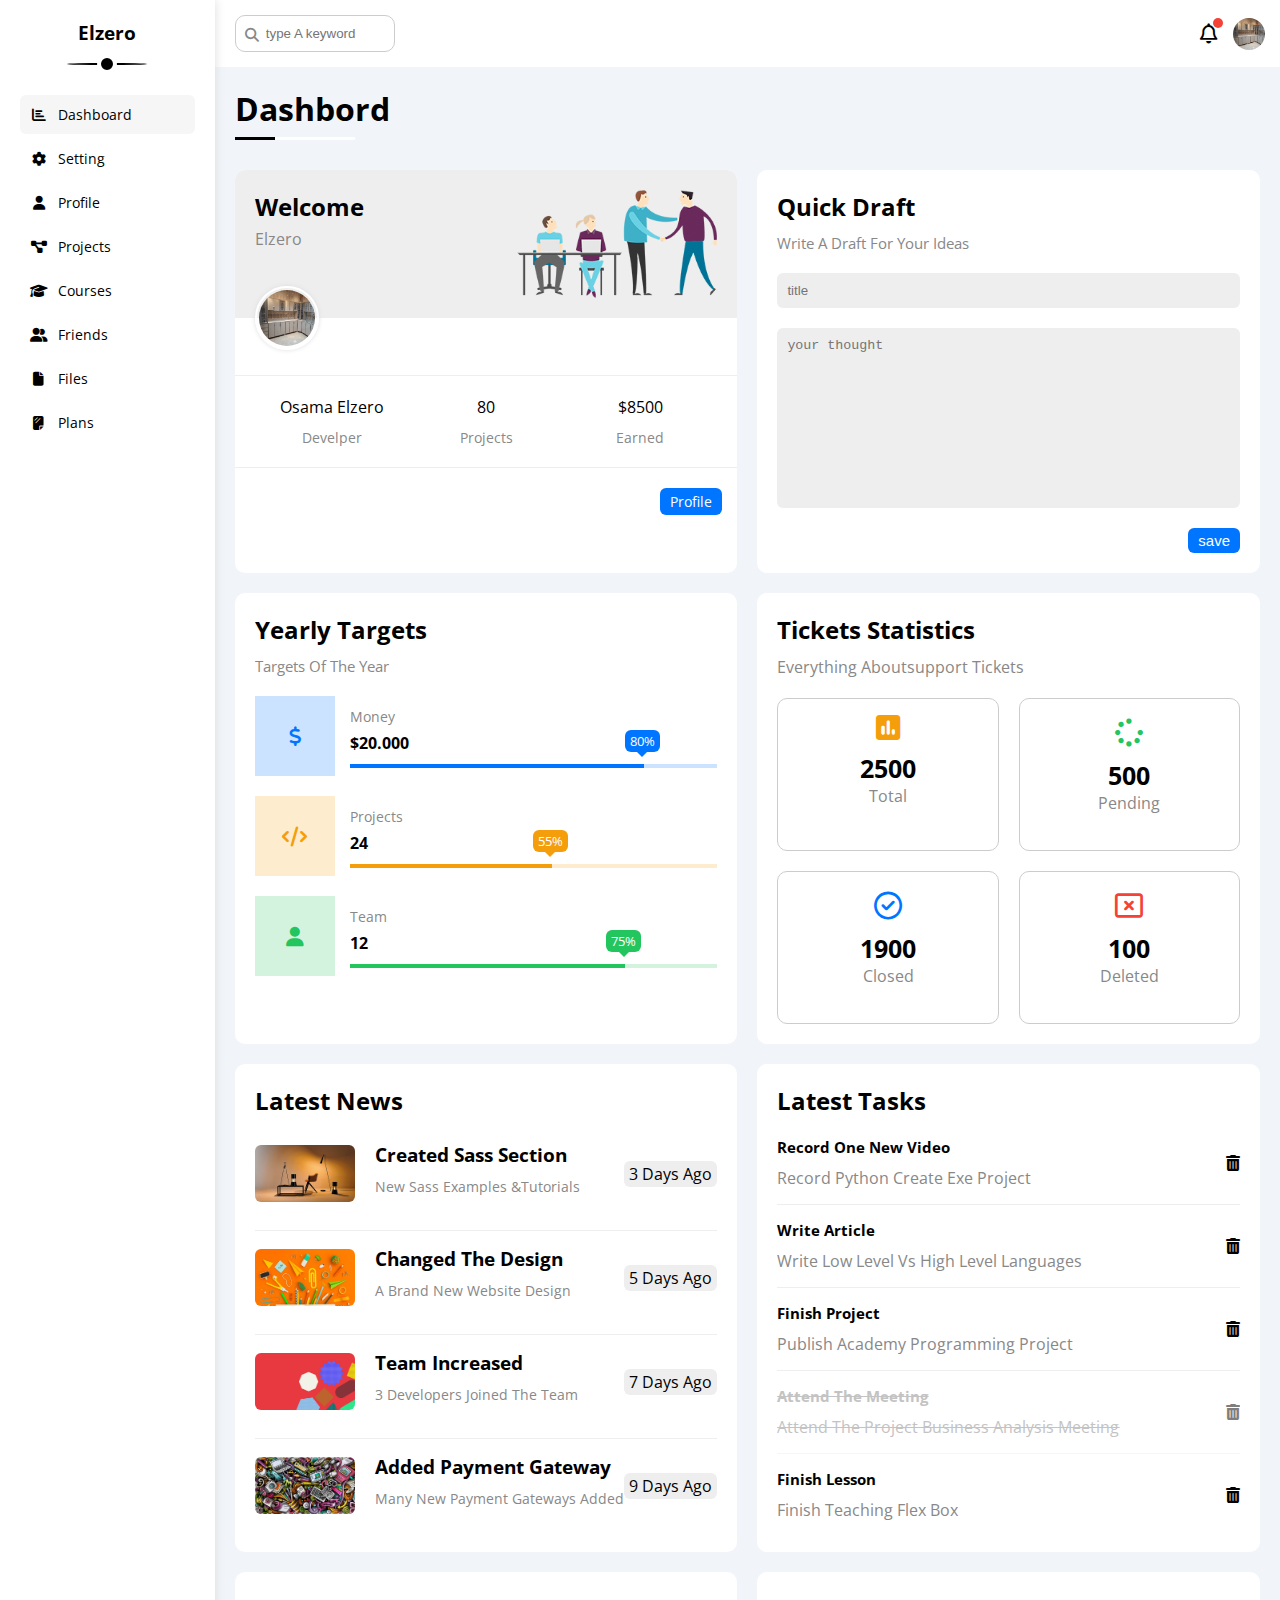
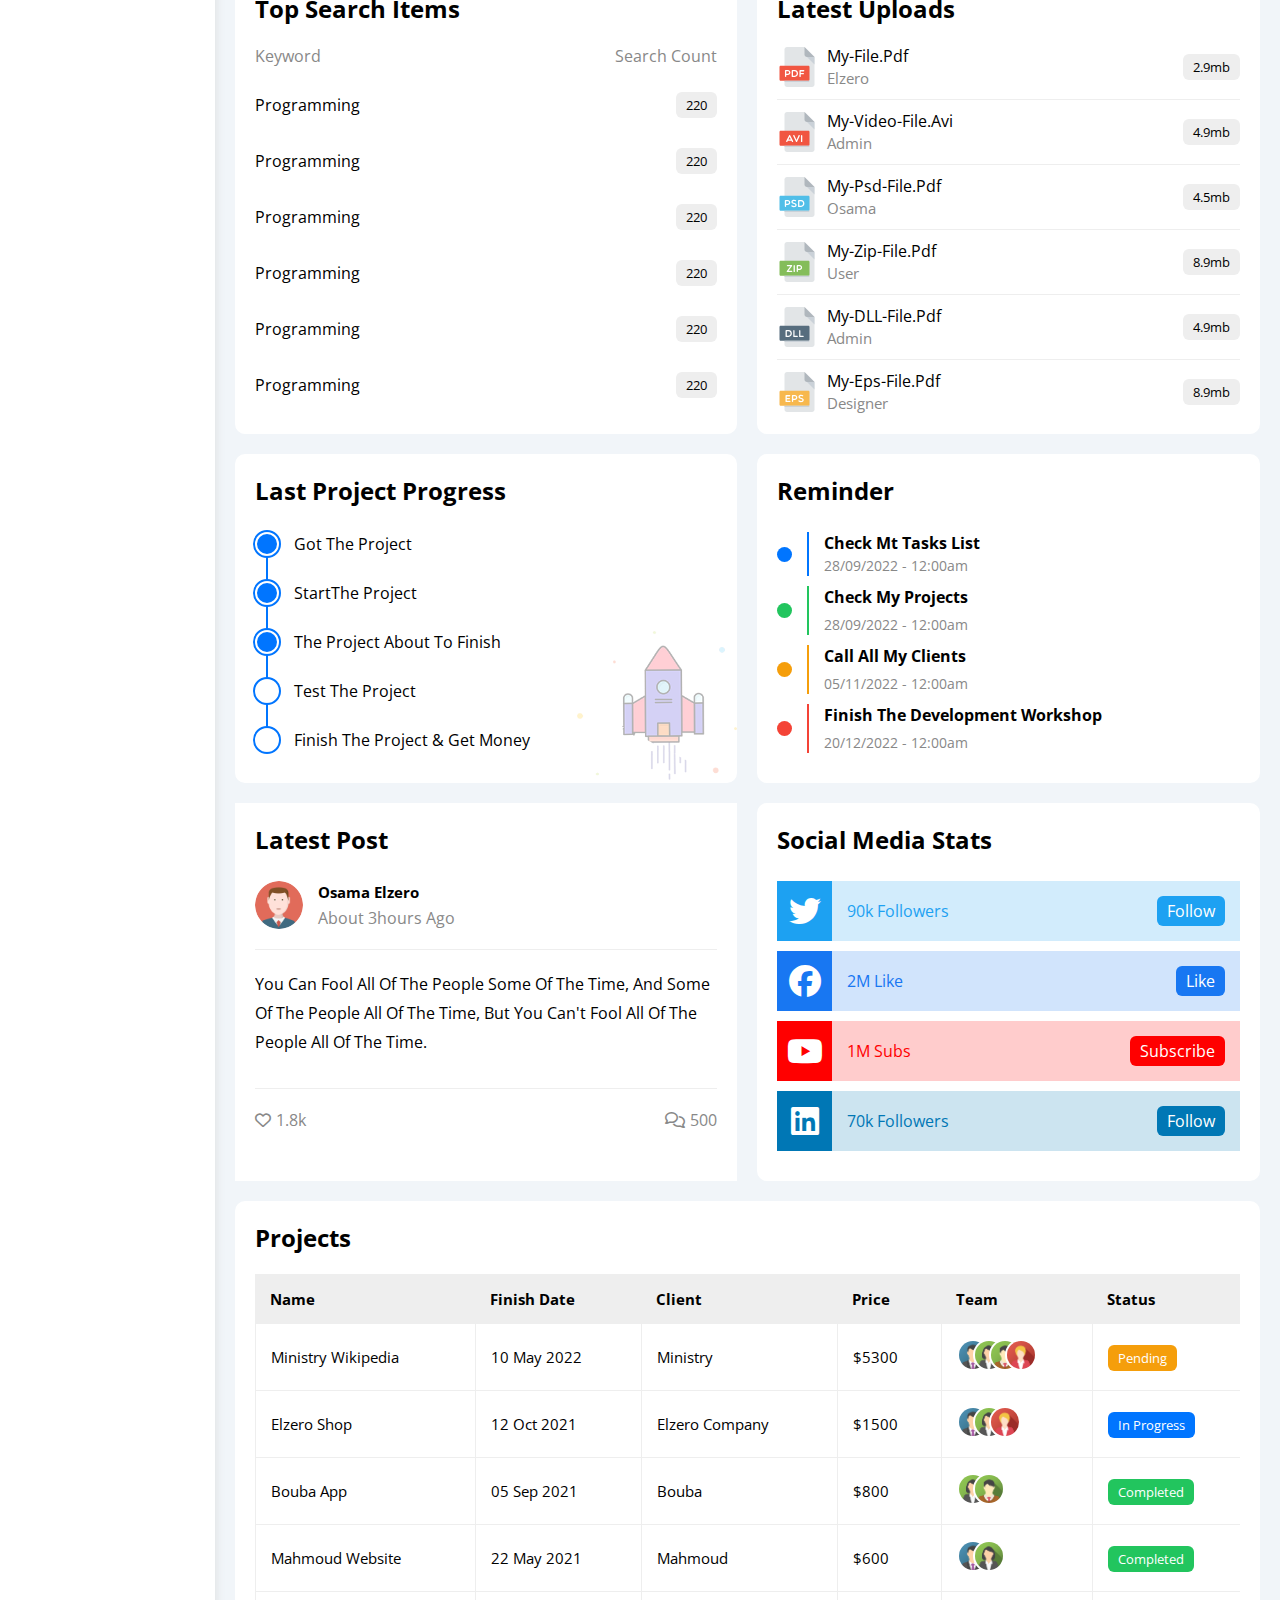
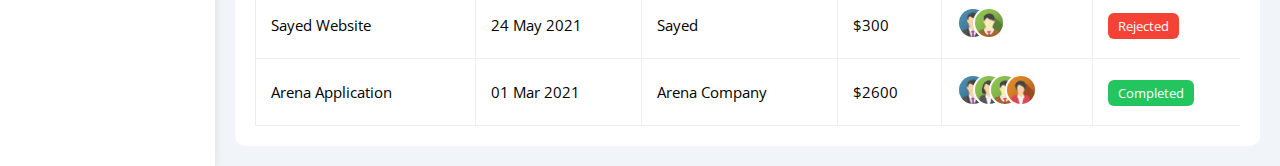
<file: index.html>
<!DOCTYPE html>
<html lang="en">
<head>
    <meta charset="UTF-8">
    <meta http-equiv="X-UA-Compatible" content="IE=edge">
    <meta name="viewport" content="width=device-width, initial-scale=1.0">
   
    <link rel="stylesheet" href="https://cdnjs.cloudflare.com/ajax/libs/font-awesome/6.1.2/css/all.min.css">
    <link rel="stylesheet" href="css/framwork.css">
    <link rel="stylesheet" href="css/master.css">
    <link rel="preconnect" href="https://fonts.googleapis.com">
    <link rel="preconnect" href="https://fonts.gstatic.com" crossorigin>
    <link href="https://fonts.googleapis.com/css2?family=Open+Sans:wght@400;500;600;700&display=swap" rel="stylesheet">
    <title>Dash bord</title>
</head>
    <body>
        <div class="page d-flex">
            <div class="side-bar bg-white p-20 p-relative">
                <h3 class=" p-relative txt-c mt-0 ">elzero</h3>
                <ul>
                    <li >
                        <a class=" active c-black rad-6 d-flex  align-center p-10 fs-14" href="index.html"> 
                            <i class="fa-solid fa-chart-bar fa-fw "></i>
                            <span>dashboard</span>
                        </a>
                    </li>
                    <li >
                        <a class=" c-black rad-6 d-flex align-center p-10 fs-14" href="settings.html"> 
                            <i class="fa-solid fa-gear fa-fw "></i>
                            <span> setting</span>
                        </a>
                    </li>
                    <li >
                        <a class=" c-black rad-6 d-flex align-center p-10 fs-14" href="profile.html"> 
                            <i class="fa-solid fa-user fa-fw "></i>
                            <span>profile</span>
                        </a>
                    </li>
                    <li >
                        <a class=" c-black rad-6 d-flex align-center p-10 fs-14" href="projects.html"> 
                            <i class="fa-solid fa-diagram-project fa-fw "></i>
                            <span>projects</span>
                        </a>
                    </li>
                    <li >
                        <a class=" c-black rad-6 d-flex align-center p-10 fs-14" href="courses.html"> 
                            <i class="fa-solid fa-graduation-cap fa-fw "></i>
                            <span>courses</span>
                        </a>
                    </li>
                    <li >
                        <a class=" c-black rad-6 d-flex align-center p-10 fs-14" href="friends.html"> 
                            <i class="fa-solid fa-user-group fa-fw "></i>
                            <span>friends</span>
                        </a>
                    </li>
                    <li >
                        <a class=" c-black rad-6 d-flex align-center p-10 fs-14" href="files.html"> 
                            <i class="fa-solid fa-file fa-fw "></i>
                            <span>files</span>
                        </a>
                    </li>
                    <li >
                        <a class=" c-black rad-6 d-flex align-center p-10 fs-14" href="plans.html"> 
                            <i class="fa-solid fa-sheet-plastic fa-fw "></i>
                            <span>plans</span>
                        </a>
                    </li>
                </ul>
            </div>
            <div class="content w-full">
                <!-- head  -->
                <div class="head bg-white p-15 between-flex " >
                    <div class="search p-relative">
                        <input class="p-10" type="text" placeholder="type A keyword">
                    </div>
                    <div class="icons d-flex align-center">
                        <span class="notification p-relative">
                            <i class="fa-regular fa-bell fa-lg"></i>
                        </span>
                        <img src="imgs/WhatsApp Image 2022-09-13 at 9.24.01 PM.jpeg" alt="">
                    </div>
                </div>
                <!-- end head  -->
                <h1 class="p-relative">dashbord</h1>
                <div class="wrapper d-grid gap-20">
                    <div class="welcome bg-white rad-10 txt-c-mobile block-mobile">
                        <div class="intro p-20  d-flex space-between bg-eee">
                            <div class="info">
                                <h2 class="m-0">welcome</h2>
                                <p class="c-grey mt-5">elzero</p>
                            </div>
                            <img class="hide-mobile" src="imgs/welcome.png" alt="">
                        </div>
                        <img src="imgs/WhatsApp Image 2022-09-13 at 9.24.01 PM.jpeg" class="avatar  rad-half" alt="">
                        <div class="body txt-c d-flex p-20 mt-20 mb-20 block-mobile  ">
                            <div>osama elzero <span class="d-block c-grey fs-14 mt-10 ">develper</span></div>
                            <div>80<span class="d-block c-grey fs-14 mt-10 ">projects</span></div>
                            <div>$8500<span class="d-block c-grey fs-14 mt-10 ">earned</span></div>
                        </div>
                        <a href="profile.html" class="visit btn-shape c-white w-fit d-block fs-14 rad-6 bg-blue">profile</a>
                    </div>
                    <!-- quick draft start  -->
                    <div class="draft bg-white rad-10 p-20">
                        <h2  class=" mb-10 mt-0">quick draft</h2>
                        <p class="c-grey mt-0 mb-20 fs-15 ">write A draft for your ideas</p>
                        <form action="">
                            <input class="b-none mb-20 w-full  d-block rad-6 bg-eee p-10" type="text" placeholder="title">
                            <textarea class="  b-none mb-20 w-full d-block rad-6 bg-eee p-10" type="text" placeholder="your thought" ></textarea>
                            <input class=" save btn-shape d-block bg-blue c-white b-none w-fit fs-15 b-none" type="submit" value="save">
                        </form>
                    </div>
                    <!-- quick draft end -->
                    <!-- Start Targets Widget -->
                    <div class="targets p-20 bg-white rad-10">
                        <h2 class="mt-0 mb-10">Yearly Targets</h2>
                        <p class="mt-0 mb-20 c-grey fs-15">Targets Of The Year</p>
                        <div class="target-row mb-20 blue center-flex">
                        <div class="icon center-flex">
                            <i class="fa-solid fa-dollar-sign fa-lg c-blue"></i>
                        </div>
                        <div class="details">
                            <span class="fs-14 c-grey">Money</span>
                            <span class="d-block mt-5 mb-10 fw-bold">$20.000</span>
                            <div class="progress p-relative">
                            <span class="bg-blue blue " style="width: 80%">
                                <span class="bg-blue">80%</span>
                            </span>
                            </div>
                        </div>
                        </div>
                        <div class="target-row mb-20 center-flex orange">
                        <div class="icon center-flex">
                            <i class="fa-solid fa-code fa-lg c-orange"></i>
                        </div>
                        <div class="details">
                            <span class="fs-14 c-grey">Projects</span>
                            <span class="d-block mt-5 mb-10 fw-bold">24</span>
                            <div class="progress p-relative">
                            <span class="bg-orange orange " style="width: 55%">
                                <span class="bg-orange">55%</span>
                            </span>
                            </div>
                        </div>
                        </div>
                        <div class="target-row mb-20 center-flex green">
                        <div class="icon center-flex">
                            <i class="fa-solid fa-user fa-lg c-green"></i>
                        </div>
                        <div class="details ">
                            <span class="fs-14 c-grey">Team</span>
                            <span class="d-block mt-5 mb-10 fw-bold">12</span>
                            <div class="progress p-relative">
                            <span class="bg-green green" style="width: 75%">
                                <span class="bg-green">75%</span>
                            </span>
                            </div>
                        </div>
                        </div>
                    </div>
                    <!-- End Targets Widget -->
                    <!-- tickets start  -->
                    <div class="tickets p-20 rad-10 bg-white">
                        <h2 class=" mt-0 mb-10">tickets statistics</h2>
                        <p class="mt-0 mb-20 c-grey ">everything aboutsupport tickets </p>
                        <div class="statistics f-wrap d-flex">
                            <div class="box border-ccc txt-c p-20 rad-10 orange">
                                <i class="fa-solid fa-square-poll-vertical fa-lg"></i>
                                <div>2500</div>
                                <p>total</p>
                            </div>
                            <div class="box border-ccc txt-c p-20 rad-10 green">
                                <i class="fa-solid fa-spinner"></i>
                                <div>500</div>
                                <p>pending</p>
                            </div>
                            <div class="box border-ccc txt-c p-20 rad-10 blue">
                                <i class="fa-regular fa-circle-check"></i>
                                <div>1900</div>
                                <p>closed</p>
                            </div>
                            <div class="box border-ccc txt-c p-20 rad-10 red">
                                <i class="fa-regular fa-rectangle-xmark"></i>
                                <div>100</div>
                                <p>deleted</p>
                            </div>
                        </div>
                    </div>
                    <!-- tickets end -->
                    <!-- news start  -->
                    <div class="news p-20 bg-white rad-10 txt-c-mobile">
                        <h2 class="mt-0 mb-20">latest news</h2>
                        <div class="hold between-flex">
                            <div class=" center-flex content">
                                <img class="rad-6" src="imgs/news-01.png" alt="">
                                <div class="text">
                                    <h3 class="">created sass section</h3>
                                    <p class="c-grey">new sass examples &tutorials</p>
                                </div>
                            </div>
                            <div class="time rad-6 bg-eee">3 days ago</div>
                        </div>
                        <div class="hold between-flex">
                            <div class=" center-flex content">
                                <img class="rad-6" src="imgs/news-02.png" alt="">
                                <div class="text">
                                    <h3 class="">Changed The Design</h3>
                                    <p class="c-grey">A Brand New Website Design</p>
                                </div>
                            </div>
                            <div class="time rad-6 bg-eee">5 days ago</div>
                        </div>
                        <div class="hold between-flex">
                            <div class=" center-flex content">
                                <img class="rad-6" src="imgs/news-03.png" alt="">
                                <div class="text">
                                    <h3 class="">Team Increased</h3>
                                    <p class="c-grey">3 Developers Joined The Team</p>
                                </div>
                            </div>
                            <div class="time rad-6 bg-eee">7 days ago</div>
                        </div>
                        <div class="hold between-flex">
                            <div class=" center-flex content">
                                <img class="rad-6" src="imgs/news-04.png" alt="">
                                <div class="text">
                                    <h3 class="">added payment gateway</h3>
                                    <p class="c-grey">Many New Payment Gateways Added</p>
                                </div>
                            </div>
                            <div class="time rad-6 bg-eee">9 days ago</div>
                        </div>
                    </div>
                    <!-- news end -->
                    <!-- tasks start  -->
                    <div class="tasks bg-white p-20 rad-10">
                        <h2 class="mt-0 mb-20">latest tasks</h2>
                        <div class="task-box between-flex">
                            <div class="task">
                                <h3 class="mt-0 mb-10 ">Record One New Video</h3>
                                <p class="c-grey  m-0">Record Python Create Exe Project</p>
                            </div>
                            <i class="fa-solid fa-trash-can"></i>
                        </div>
                        <div class="task-box between-flex align-center">
                            <div class="task">
                                <h3 class="mt-0 mb-10 ">Write Article</h3>
                                <p class="c-grey  m-0">Write Low Level vs High Level Languages</p>
                            </div>
                            <i class="fa-solid fa-trash-can"></i>
                        </div>
                        <div class="task-box between-flex">
                            <div class="task">
                                <h3 class="mt-0 mb-10 ">Finish Project</h3>
                                <p class="c-grey  m-0">Publish Academy Programming Project</p>
                            </div>
                            <i class="fa-solid fa-trash-can"></i>
                        </div>
                        <div class="task-box opacity-box between-flex">
                            <div class="task ">
                                <h3 class="mt-0 mb-10 c-grey "><del>Attend The Meeting</del></h3>
                                <p class="c-grey  m-0"><del>Attend The Project Business Analysis Meeting</del></p>
                            </div>
                            <i class="fa-solid fa-trash-can"></i>
                        </div>
                        <div class="task-box between-flex">
                            <div class="task">
                                <h3 class="mt-0 mb-10 ">Finish Lesson</h3>
                                <p class="c-grey  m-0">Finish Teaching Flex Box </p>
                            </div>
                            <i class="fa-solid fa-trash-can"></i>
                        </div>
                    </div>
                    <!-- tasks end -->
                    <!-- search items start  -->
                    <div class="search bg-white p-20 rad-10">
                        <h2 class="mt-0 mb-20 fw-bold">Top Search Items</h2>
                        <div class="items-head c-grey between-flex mb-10">
                            <div>keyword</div>
                            <div>search count</div>
                        </div>
                        <div class="items between-flex pt-15 pb-15">
                            <span>Programming</span>
                            <span class="bg-eee btn-shape fs-13">220</span>
                        </div>
                        <div class="items between-flex pt-15 pb-15">
                            <span>Programming</span>
                            <span class="bg-eee btn-shape fs-13">220</span>
                        </div>
                        <div class="items between-flex pt-15 pb-15">
                            <span>Programming</span>
                            <span class="bg-eee btn-shape fs-13">220</span>
                        </div>
                        <div class="items between-flex pt-15 pb-15">
                            <span>Programming</span>
                            <span class="bg-eee btn-shape fs-13">220</span>
                        </div>
                        <div class="items between-flex pt-15 pb-15">
                            <span>Programming</span>
                            <span class="bg-eee btn-shape fs-13">220</span>
                        </div>
                        <div class="items between-flex pt-15 pb-15">
                            <span>Programming</span>
                            <span class="bg-eee btn-shape fs-13">220</span>
                        </div>
                    </div>
                    <!-- search items end -->
                    <!-- Start Latest Uploads Widget -->
                    <div class="latest-uploads p-20 bg-white rad-10">
                        <h2 class="mt-0 mb-20">Latest Uploads</h2>
                        <ul class="m-0">
                        <li class="between-flex pb-10 mb-10">
                            <div class="d-flex align-center">
                            <img class="mr-10" src="imgs/pdf.svg" alt="" />
                            <div>
                                <span class="d-block">my-file.pdf</span>
                                <span class="fs-15 c-grey">Elzero</span>
                            </div>
                            </div>
                            <div class="bg-eee btn-shape fs-13">2.9mb</div>
                        </li>
                        <li class="between-flex pb-10 mb-10">
                            <div class="d-flex align-center">
                            <img class="mr-10" src="imgs/avi.svg" alt="" />
                            <div>
                                <span class="d-block">My-Video-File.avi</span>
                                <span class="fs-15 c-grey">Admin</span>
                            </div>
                            </div>
                            <div class="bg-eee btn-shape fs-13">4.9mb</div>
                        </li>
                        <li class="between-flex pb-10 mb-10">
                            <div class="d-flex align-center">
                            <img class="mr-10" src="imgs/psd.svg" alt="" />
                            <div>
                                <span class="d-block">My-Psd-File.pdf</span>
                                <span class="fs-15 c-grey">Osama</span>
                            </div>
                            </div>
                            <div class="bg-eee btn-shape fs-13">4.5mb</div>
                        </li>
                        <li class="between-flex pb-10 mb-10">
                            <div class="d-flex align-center">
                            <img class="mr-10" src="imgs/zip.svg" alt="" />
                            <div>
                                <span class="d-block">My-Zip-File.pdf</span>
                                <span class="fs-15 c-grey">User</span>
                            </div>
                            </div>
                            <div class="bg-eee btn-shape fs-13">8.9mb</div>
                        </li>
                        <li class="between-flex pb-10 mb-10">
                            <div class="d-flex align-center">
                            <img class="mr-10" src="imgs/dll.svg" alt="" />
                            <div>
                                <span class="d-block">My-DLL-File.pdf</span>
                                <span class="fs-15 c-grey">Admin</span>
                            </div>
                            </div>
                            <div class="bg-eee btn-shape fs-13">4.9mb</div>
                        </li>
                        <li class="between-flex">
                            <div class="d-flex align-center">
                            <img class="mr-10" src="imgs/eps.svg" alt="" />
                            <div>
                                <span class="d-block">My-Eps-File.pdf</span>
                                <span class="fs-15 c-grey">Designer</span>
                            </div>
                            </div>
                            <div class="bg-eee btn-shape fs-13">8.9mb</div>
                        </li>
                        </ul>
                    </div>
                    <!-- End Latest Uploads Widget -->
                    <!-- project progress start  -->
                    <div class="last-project p-20 bg-white rad-10 p-relative">
                        <h2 class="mt-0 mb-20">Last Project Progress</h2>
                        <ul class=" m-0 p-relative">
                            <li class="p-relative d-flex align-center mt-25 done">Got The Project</li>
                            <li class="p-relative d-flex align-center mt-25 done">startThe Project</li>
                            <li class="p-relative d-flex align-center mt-25 done">The Project About To Finish</li>
                            <li class="p-relative d-flex align-center mt-25  current">test The Project</li>
                            <li class="p-relative d-flex align-center mt-25 ">Finish The Project & Get Money</li>
                        </ul>
                        <img class="lanch-icon hide-mobile" src="imgs/project.png" alt="">
                    </div>
                    <!-- project progress end -->
                    <!-- reminder start  -->
                    <div class="reminder p-20 rad-10 bg-white">
                        <h2 class="mt-0 mb-25">reminder</h2>
                        <ul class="m-0">
                            <li class=" blue d-flex align-center mb-10">
                                <span class="circl rad-half"></span>
                                <div class="remind ">
                                    <p class="m-0 fw-bold ">check mt tasks list</p>
                                    <span class="c-grey fs-14">28/09/2022 - 12:00am</span>
                                </div>
                            </li>
                            <li class=" green d-flex align-center mb-10">
                                <span class="circl rad-half"></span>
                                <div class="remind ">
                                    <p class="m-0 fw-bold mb-5 ">check my projects</p>
                                    <span class="c-grey fs-14">28/09/2022 - 12:00am</span>
                                </div>
                            </li>
                            <li class=" orange d-flex align-center mb-10">
                                <span class="circl rad-half"></span>
                                <div class="remind ">
                                    <p class="m-0 fw-bold mb-5 ">Call All My Clients</p>
                                    <span class="c-grey fs-14">05/11/2022 - 12:00am</span>
                                </div>
                            </li>
                            <li class=" red d-flex align-center mb-10">
                                <span class="circl rad-half"></span>
                                <div class="remind ">
                                    <p class="m-0 fw-bold mb-5 ">Finish The Development Workshop</p>
                                    <span class="c-grey fs-14">20/12/2022 - 12:00am</span>
                                </div>
                            </li>
                            <!-- <div class="reminder-row align-center  p-relative blue">
                                <h4 class="mt-0 mb-5 fs-15 ">check mt tasks list</h4>
                                <span class="c-grey fs-14 d-block">28/09/2022 - 12:00am</span>
                            </div> -->
                        </ul>
                    </div>
                    <!-- reminder end -->
                    <!-- latest posts start  -->
                    <div class="latest-posts  bg-white p-20 rad10">
                        <h2 class="mt-0 mb-25">Latest Post</h2>
                        <div class="admin d-flex align-center mb-20">
                            <img class="rad-half mr-15" src="imgs/avatar.png" alt="">
                            <div class="info">
                                <h2 class="fs-15 mt-0 mb-5">osama elzero</h2>
                                <p class="c-grey  m-0">about 3hours ago</p>
                            </div>
                        </div>
                        <div class="content pt-20 pb-20 mb-20 mt-20 txt-c-mobile">You Can Fool All Of The People Some Of The Time, And Some Of The People All Of The Time, But You Can't
                                Fool All Of The People All Of The Time.
                        </div>
                        <div class="actives between-flex c-grey">
                            <span class=""><i class="fa-regular fa-heart  "></i>1.8k</span>
                            <span class=""><i class="fa-regular fa-comments "></i>500</span>
                        </div>
                    </div>
                    <!-- latest posts end -->
                    <!-- scoial media start  -->
                    <div class="social bg-white p-20 rad-10">
                        <h2 class="mt-0 mb-25">social media stats</h2>
                        <div class="box twitter between-flex p-relative p-15 mb-10">
                            <i class="fa-brands fa-twitter fa-2x h-full c-white center-flex "></i>
                            <span >90k followers</span>
                            <a class="btn-shape c-white ">follow</a>
                        </div>
                        <div class="box facebook between-flex p-relative p-15 mb-10">
                            <i class="fa-brands fa-facebook fa-2x h-full c-white center-flex "></i>
                            <span > 2M like</span>
                            <a class="btn-shape c-white ">like</a>
                        </div>
                        <div class="box youtube between-flex p-relative p-15 mb-10">
                            <i class="fa-brands fa-youtube fa-2x h-full c-white center-flex "></i>
                            <span > 1M subs</span>
                            <a class="btn-shape c-white ">subscribe</a>
                        </div>
                        <div class="box linked-in twitter between-flex p-relative p-15 mb-10">
                            <i class="fa-brands fa-linkedin fa-2x h-full c-white center-flex "></i>
                            <span > 70k followers</span>
                            <a class="btn-shape c-white ">follow</a>
                        </div>
                    </div>
                    <!-- scoial media end -->
                </div>
                <!-- responsive-table start  -->
                <div class="projects p-20 bg-white rad-10 m-20">
                    <h2 class="mt-0 mb-20">Projects</h2>
                    <div class="responsive-table">
                      <table class="fs-15 w-full">
                        <thead>
                          <tr>
                            <td>Name</td>
                            <td>Finish Date</td>
                            <td>Client</td>
                            <td>Price</td>
                            <td>Team</td>
                            <td>Status</td>
                          </tr>
                        </thead>
                        <tbody>
                          <tr>
                            <td>Ministry Wikipedia</td>
                            <td>10 May 2022</td>
                            <td>Ministry</td>
                            <td>$5300</td>
                            <td>
                              <img src="imgs/team-01.png" alt="" />
                              <img src="imgs/team-02.png" alt="" />
                              <img src="imgs/team-03.png" alt="" />
                              <img src="imgs/team-05.png" alt="" />
                            </td>
                            <td>
                              <span class="label btn-shape bg-orange c-white">Pending</span>
                            </td>
                          </tr>
                          <tr>
                            <td>Elzero Shop</td>
                            <td>12 Oct 2021</td>
                            <td>Elzero Company</td>
                            <td>$1500</td>
                            <td>
                              <img src="imgs/team-01.png" alt="" />
                              <img src="imgs/team-02.png" alt="" />
                              <img src="imgs/team-05.png" alt="" />
                            </td>
                            <td><span class="label btn-shape bg-blue c-white">In Progress</span></td>
                          </tr>
                          <tr>
                            <td>Bouba App</td>
                            <td>05 Sep 2021</td>
                            <td>Bouba</td>
                            <td>$800</td>
                            <td>
                              <img src="imgs/team-02.png" alt="" />
                              <img src="imgs/team-03.png" alt="" />
                            </td>
                            <td><span class="label btn-shape bg-green c-white">Completed</span></td>
                          </tr>
                          <tr>
                            <td>Mahmoud Website</td>
                            <td>22 May 2021</td>
                            <td>Mahmoud</td>
                            <td>$600</td>
                            <td>
                              <img src="imgs/team-01.png" alt="" />
                              <img src="imgs/team-02.png" alt="" />
                            </td>
                            <td><span class="label btn-shape bg-green c-white">Completed</span></td>
                          </tr>
                          <tr>
                            <td>Sayed Website</td>
                            <td>24 May 2021</td>
                            <td>Sayed</td>
                            <td>$300</td>
                            <td>
                              <img src="imgs/team-01.png" alt="" />
                              <img src="imgs/team-03.png" alt="" />
                            </td>
                            <td><span class="label btn-shape bg-red c-white">Rejected</span></td>
                          </tr>
                          <tr>
                            <td>Arena Application</td>
                            <td>01 Mar 2021</td>
                            <td>Arena Company</td>
                            <td>$2600</td>
                            <td>
                              <img src="imgs/team-01.png" alt="" />
                              <img src="imgs/team-02.png" alt="" />
                              <img src="imgs/team-03.png" alt="" />
                              <img src="imgs/team-04.png" alt="" />
                            </td>
                            <td><span class="label btn-shape bg-green c-white">Completed</span></td>
                          </tr>
                        </tbody>
                      </table>
                    </div>
                </div>

                <!-- responsive-table end -->
            </div>
        </div>
    </body>
</html>
</file>
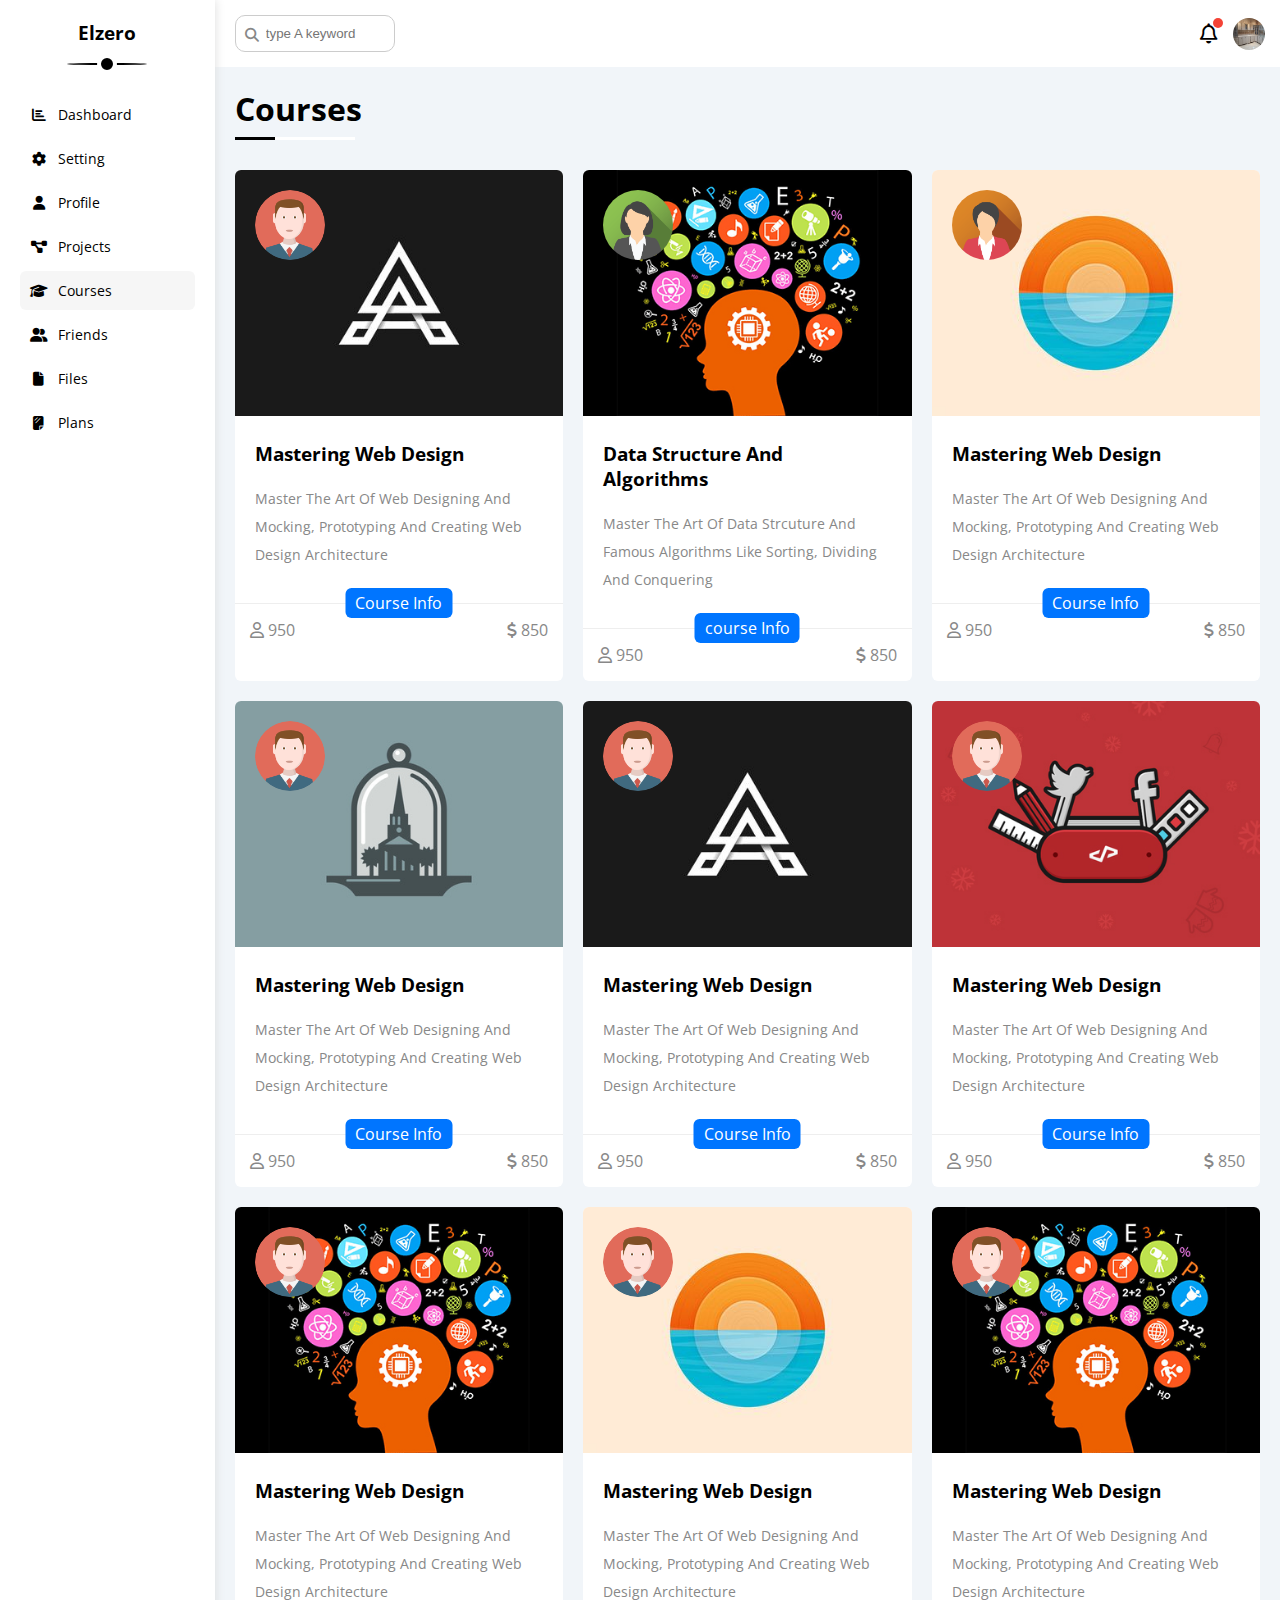
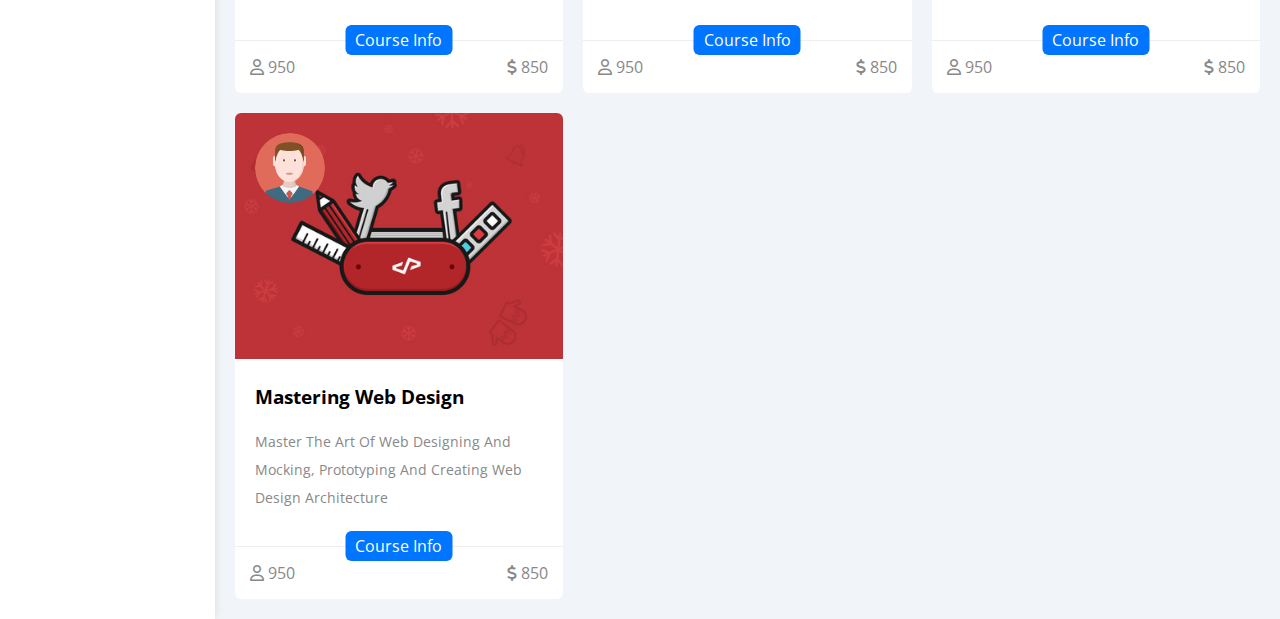
<file: courses.html>
<!DOCTYPE html>
<html lang="en">
<head>
    <meta charset="UTF-8">
    <meta http-equiv="X-UA-Compatible" content="IE=edge">
    <meta name="viewport" content="width=device-width, initial-scale=1.0">
   
    <link rel="stylesheet" href="https://cdnjs.cloudflare.com/ajax/libs/font-awesome/6.1.2/css/all.min.css">
    <link rel="stylesheet" href="css/framwork.css">
    <link rel="stylesheet" href="css/master.css">
    <link rel="preconnect" href="https://fonts.googleapis.com">
    <link rel="preconnect" href="https://fonts.gstatic.com" crossorigin>
    <link href="https://fonts.googleapis.com/css2?family=Open+Sans:wght@400;500;600;700&display=swap" rel="stylesheet">
    <title>courses</title>
</head>
    <body>
        <div class="page d-flex">
            <div class="side-bar bg-white p-20 p-relative">
                <h3 class=" p-relative txt-c mt-0 ">elzero</h3>
                <ul>
                    <li >
                        <a class="  c-black rad-6 d-flex  align-center p-10 fs-14" href="index.html"> 
                            <i class="fa-solid fa-chart-bar fa-fw "></i>
                            <span>dashboard</span>
                        </a>
                    </li>
                    <li >
                        <a class=" c-black rad-6 d-flex align-center p-10 fs-14" href="settings.html"> 
                            <i class="fa-solid fa-gear fa-fw "></i>
                            <span> setting</span>
                        </a>
                    </li>
                    <li >
                        <a class=" c-black rad-6 d-flex align-center p-10 fs-14" href="profile.html"> 
                            <i class="fa-solid fa-user fa-fw "></i>
                            <span>profile</span>
                        </a>
                    </li>
                    <li >
                        <a class="  c-black rad-6 d-flex align-center p-10 fs-14" href="projects.html"> 
                            <i class="fa-solid fa-diagram-project fa-fw "></i>
                            <span>projects</span>
                        </a>
                    </li>
                    <li >
                        <a class=" active c-black rad-6 d-flex align-center p-10 fs-14" href="courses.html"> 
                            <i class="fa-solid fa-graduation-cap fa-fw "></i>
                            <span>courses</span>
                        </a>
                    </li>
                    <li >
                        <a class=" c-black rad-6 d-flex align-center p-10 fs-14" href="friends.html"> 
                            <i class="fa-solid fa-user-group fa-fw "></i>
                            <span>friends</span>
                        </a>
                    </li>
                    <li >
                        <a class=" c-black rad-6 d-flex align-center p-10 fs-14" href="files.html"> 
                            <i class="fa-solid fa-file fa-fw "></i>
                            <span>files</span>
                        </a>
                    </li>
                    <li >
                        <a class=" c-black rad-6 d-flex align-center p-10 fs-14" href="plans.html"> 
                            <i class="fa-solid fa-sheet-plastic fa-fw "></i>
                            <span>plans</span>
                        </a>
                    </li>
                </ul>
            </div>
            <div class="content w-full">
                <!-- head  -->
                <div class="head bg-white p-15 between-flex " >
                    <div class="search p-relative">
                        <input class="p-10" type="text" placeholder="type A keyword">
                    </div>
                    <div class="icons d-flex align-center">
                        <span class="notification p-relative">
                            <i class="fa-regular fa-bell fa-lg"></i>
                        </span>
                        <img src="imgs/WhatsApp Image 2022-09-13 at 9.24.01 PM.jpeg" alt="">
                    </div>
                </div>
                <!-- end head  -->
                <h1 class="p-relative">courses</h1>
                <div class="courses-page d-grid m-20 gap-20">
                    <div class="course-box bg-white p-relative  rad-6">
                        <img class="cover" src="imgs/course-01.jpg" alt="">
                        <img class="avatar rad-half" src="imgs/avatar.png" alt="" >
                        <div class="info p-20">
                            <h3 class="mt-0 ">Mastering Web Design</h3>
                            <p class="c-grey fs-14 ">
                                Master The Art Of Web Designing And Mocking, 
                                Prototyping And Creating Web Design Architecture
                            </p>
                            <a class="btn-shape bg-blue" href="">course info</a>
                        </div>
                        <div class="price c-grey p-15 between-flex">
                            <span>
                                <i class="fa-regular fa-user"></i> 950
                            </span>
                            <span>
                                <i class="fa-solid fa-dollar-sign"></i>
                                <span>850</span>
                            </span>

                        </div>
                    </div>
                    <div class="course-box bg-white p-relative  rad-6">
                        <img class="cover" src="imgs/course-02.jpg" alt="">
                        <img class="avatar rad-half" src="imgs/team-02.png" alt="" >
                        <div class="info p-20">
                            <h3 class="mt-0 ">Data Structure And Algorithms</h3>
                            <p class="c-grey fs-14 ">
                                Master The Art Of Data Strcuture And 
                                Famous Algorithms Like Sorting, Dividing And Conquering</p>
                            <a class="btn-shape bg-blue" href="">course info</a>
                        </div>
                        <div class="price c-grey p-15 between-flex">
                            <span>
                                <i class="fa-regular fa-user"></i> 950
                            </span>
                            <span>
                                <i class="fa-solid fa-dollar-sign"></i>
                                <span>850</span>
                            </span>

                        </div>
                    </div>
                    <div class="course-box bg-white p-relative  rad-6">
                        <img class="cover" src="imgs/course-03.jpg" alt="">
                        <img class="avatar rad-half" src="imgs/team-04.png" alt="" >
                        <div class="info p-20">
                            <h3 class="mt-0 ">Mastering Web Design</h3>
                            <p class="c-grey fs-14 ">
                                Master The Art Of Web Designing And Mocking, 
                                Prototyping And Creating Web Design Architecture
                            </p>
                            <a class="btn-shape bg-blue" href="">course info</a>
                        </div>
                        <div class="price c-grey p-15 between-flex">
                            <span>
                                <i class="fa-regular fa-user"></i> 950
                            </span>
                            <span>
                                <i class="fa-solid fa-dollar-sign"></i>
                                <span>850</span>
                            </span>

                        </div>
                    </div>
                    <div class="course-box bg-white p-relative  rad-6">
                        <img class="cover" src="imgs/course-04.jpg" alt="">
                        <img class="avatar rad-half" src="imgs/avatar.png" alt="" >
                        <div class="info p-20">
                            <h3 class="mt-0 ">Mastering Web Design</h3>
                            <p class="c-grey fs-14 ">
                                Master The Art Of Web Designing And Mocking, 
                                Prototyping And Creating Web Design Architecture
                            </p>
                            <a class="btn-shape bg-blue" href="">course info</a>
                        </div>
                        <div class="price c-grey p-15 between-flex">
                            <span>
                                <i class="fa-regular fa-user"></i> 950
                            </span>
                            <span>
                                <i class="fa-solid fa-dollar-sign"></i>
                                <span>850</span>
                            </span>

                        </div>
                    </div>
                    <div class="course-box bg-white p-relative  rad-6">
                        <img class="cover" src="imgs/course-01.jpg" alt="">
                        <img class="avatar rad-half" src="imgs/avatar.png" alt="" >
                        <div class="info p-20">
                            <h3 class="mt-0 ">Mastering Web Design</h3>
                            <p class="c-grey fs-14 ">
                                Master The Art Of Web Designing And Mocking, 
                                Prototyping And Creating Web Design Architecture
                            </p>
                            <a class="btn-shape bg-blue" href="">course info</a>
                        </div>
                        <div class="price c-grey p-15 between-flex">
                            <span>
                                <i class="fa-regular fa-user"></i> 950
                            </span>
                            <span>
                                <i class="fa-solid fa-dollar-sign"></i>
                                <span>850</span>
                            </span>

                        </div>
                    </div>
                    <div class="course-box bg-white p-relative  rad-6">
                        <img class="cover" src="imgs/course-05.jpg" alt="">
                        <img class="avatar rad-half" src="imgs/avatar.png" alt="" >
                        <div class="info p-20">
                            <h3 class="mt-0 ">Mastering Web Design</h3>
                            <p class="c-grey fs-14 ">
                                Master The Art Of Web Designing And Mocking, 
                                Prototyping And Creating Web Design Architecture
                            </p>
                            <a class="btn-shape bg-blue" href="">course info</a>
                        </div>
                        <div class="price c-grey p-15 between-flex">
                            <span>
                                <i class="fa-regular fa-user"></i> 950
                            </span>
                            <span>
                                <i class="fa-solid fa-dollar-sign"></i>
                                <span>850</span>
                            </span>

                        </div>
                    </div>
                    <div class="course-box bg-white p-relative  rad-6">
                        <img class="cover" src="imgs/course-02.jpg" alt="">
                        <img class="avatar rad-half" src="imgs/avatar.png" alt="" >
                        <div class="info p-20">
                            <h3 class="mt-0 ">Mastering Web Design</h3>
                            <p class="c-grey fs-14 ">
                                Master The Art Of Web Designing And Mocking, 
                                Prototyping And Creating Web Design Architecture
                            </p>
                            <a class="btn-shape bg-blue" href="">course info</a>
                        </div>
                        <div class="price c-grey p-15 between-flex">
                            <span>
                                <i class="fa-regular fa-user"></i> 950
                            </span>
                            <span>
                                <i class="fa-solid fa-dollar-sign"></i>
                                <span>850</span>
                            </span>

                        </div>
                    </div>
                    <div class="course-box bg-white p-relative  rad-6">
                        <img class="cover" src="imgs/course-03.jpg" alt="">
                        <img class="avatar rad-half" src="imgs/avatar.png" alt="" >
                        <div class="info p-20">
                            <h3 class="mt-0 ">Mastering Web Design</h3>
                            <p class="c-grey fs-14 ">
                                Master The Art Of Web Designing And Mocking, 
                                Prototyping And Creating Web Design Architecture
                            </p>
                            <a class="btn-shape bg-blue" href="">course info</a>
                        </div>
                        <div class="price c-grey p-15 between-flex">
                            <span>
                                <i class="fa-regular fa-user"></i> 950
                            </span>
                            <span>
                                <i class="fa-solid fa-dollar-sign"></i>
                                <span>850</span>
                            </span>

                        </div>
                    </div>
                    <div class="course-box bg-white p-relative  rad-6">
                        <img class="cover" src="imgs/course-02.jpg" alt="">
                        <img class="avatar rad-half" src="imgs/avatar.png" alt="" >
                        <div class="info p-20">
                            <h3 class="mt-0 ">Mastering Web Design</h3>
                            <p class="c-grey fs-14 ">
                                Master The Art Of Web Designing And Mocking, 
                                Prototyping And Creating Web Design Architecture
                            </p>
                            <a class="btn-shape bg-blue" href="">course info</a>
                        </div>
                        <div class="price c-grey p-15 between-flex">
                            <span>
                                <i class="fa-regular fa-user"></i> 950
                            </span>
                            <span>
                                <i class="fa-solid fa-dollar-sign"></i>
                                <span>850</span>
                            </span>

                        </div>
                    </div>
                    <div class="course-box bg-white p-relative  rad-6">
                        <img class="cover" src="imgs/course-05.jpg" alt="">
                        <img class="avatar rad-half" src="imgs/avatar.png" alt="" >
                        <div class="info p-20">
                            <h3 class="mt-0 ">Mastering Web Design</h3>
                            <p class="c-grey fs-14 ">
                                Master The Art Of Web Designing And Mocking, 
                                Prototyping And Creating Web Design Architecture
                            </p>
                            <a class="btn-shape bg-blue" href="">course info</a>
                        </div>
                        <div class="price c-grey p-15 between-flex">
                            <span>
                                <i class="fa-regular fa-user"></i> 950
                            </span>
                            <span>
                                <i class="fa-solid fa-dollar-sign"></i>
                                <span>850</span>
                            </span>

                        </div>
                    </div>
                    

                </div>
            </div>
        </div>
    </body>
</html>
</file>
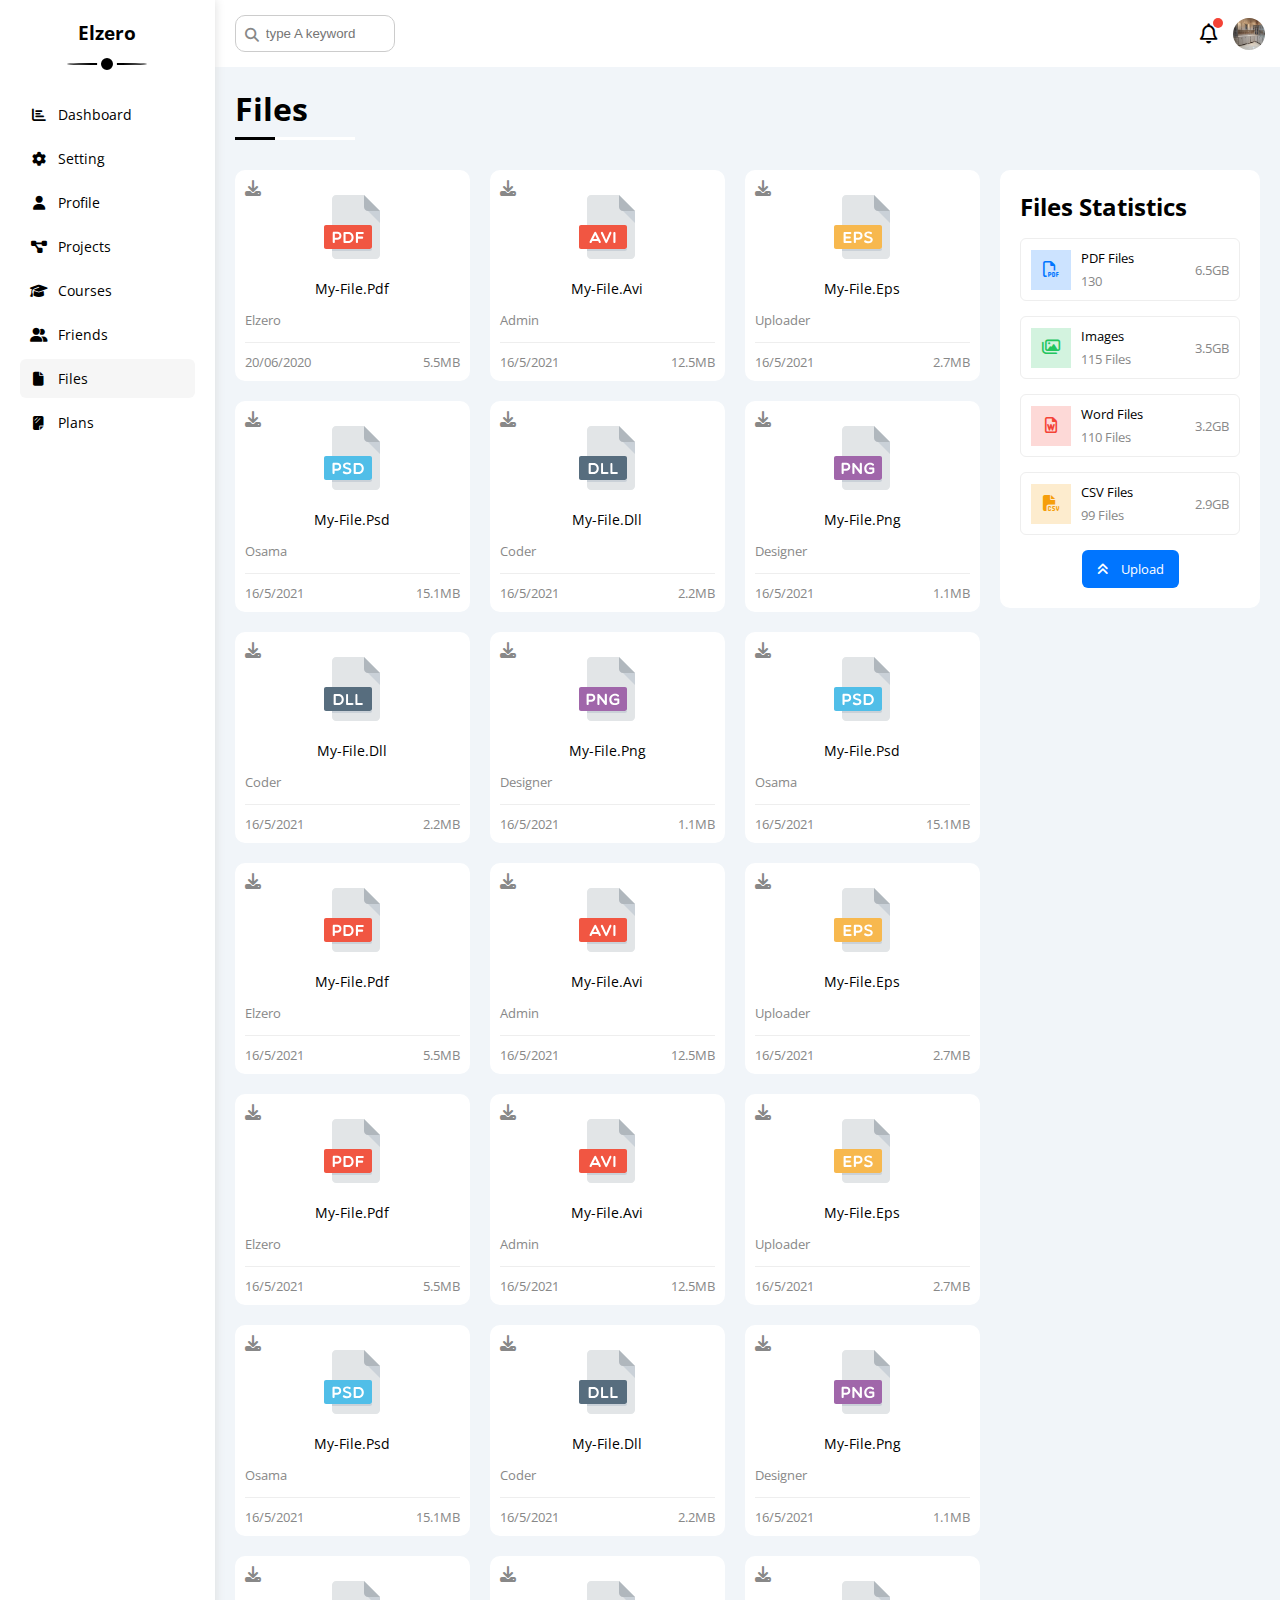
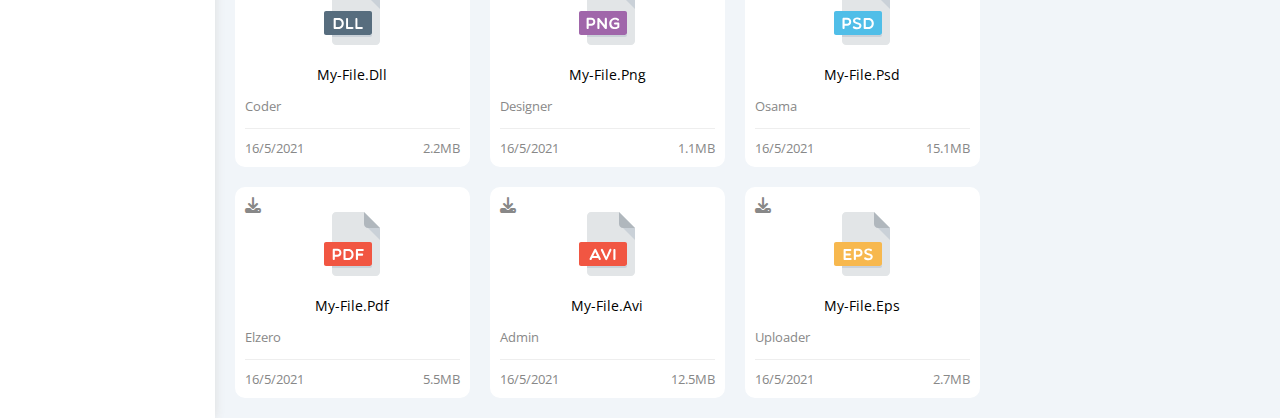
<file: files.html>
<!DOCTYPE html>
<html lang="en">
<head>
    <meta charset="UTF-8">
    <meta http-equiv="X-UA-Compatible" content="IE=edge">
    <meta name="viewport" content="width=device-width, initial-scale=1.0">
   
    <link rel="stylesheet" href="https://cdnjs.cloudflare.com/ajax/libs/font-awesome/6.1.2/css/all.min.css">
    <link rel="stylesheet" href="css/framwork.css">
    <link rel="stylesheet" href="css/master.css">
    <link rel="preconnect" href="https://fonts.googleapis.com">
    <link rel="preconnect" href="https://fonts.gstatic.com" crossorigin>
    <link href="https://fonts.googleapis.com/css2?family=Open+Sans:wght@400;500;600;700&display=swap" rel="stylesheet">
    <title>files</title>
</head>
    <body>
        <div class="page d-flex">
            <div class="side-bar bg-white p-20 p-relative">
                <h3 class=" p-relative txt-c mt-0 ">elzero</h3>
                <ul>
                    <li >
                        <a class="  c-black rad-6 d-flex  align-center p-10 fs-14" href="index.html"> 
                            <i class="fa-solid fa-chart-bar fa-fw "></i>
                            <span>dashboard</span>
                        </a>
                    </li>
                    <li >
                        <a class=" c-black rad-6 d-flex align-center p-10 fs-14" href="settings.html"> 
                            <i class="fa-solid fa-gear fa-fw "></i>
                            <span> setting</span>
                        </a>
                    </li>
                    <li >
                        <a class=" c-black rad-6 d-flex align-center p-10 fs-14" href="profile.html"> 
                            <i class="fa-solid fa-user fa-fw "></i>
                            <span>profile</span>
                        </a>
                    </li>
                    <li >
                        <a class="  c-black rad-6 d-flex align-center p-10 fs-14" href="projects.html"> 
                            <i class="fa-solid fa-diagram-project fa-fw "></i>
                            <span>projects</span>
                        </a>
                    </li>
                    <li >
                        <a class=" c-black rad-6 d-flex align-center p-10 fs-14" href="courses.html"> 
                            <i class="fa-solid fa-graduation-cap fa-fw "></i>
                            <span>courses</span>
                        </a>
                    </li>
                    <li >
                        <a class="  c-black rad-6 d-flex align-center p-10 fs-14" href="friends.html"> 
                            <i class="fa-solid fa-user-group fa-fw "></i>
                            <span>friends</span>
                        </a>
                    </li>
                    <li >
                        <a class="active c-black rad-6 d-flex align-center p-10 fs-14" href="files.html"> 
                            <i class="fa-solid fa-file fa-fw "></i>
                            <span>files</span>
                        </a>
                    </li>
                    <li >
                        <a class=" c-black rad-6 d-flex align-center p-10 fs-14" href="plans.html"> 
                            <i class="fa-solid fa-sheet-plastic fa-fw "></i>
                            <span>plans</span>
                        </a>
                    </li>
                </ul>
            </div>
            <div class="content w-full">
                <!-- head  -->
                <div class="head bg-white p-15 between-flex " >
                    <div class="search p-relative">
                        <input class="p-10" type="text" placeholder="type A keyword">
                    </div>
                    <div class="icons d-flex align-center">
                        <span class="notification p-relative">
                            <i class="fa-regular fa-bell fa-lg"></i>
                        </span>
                        <img src="imgs/WhatsApp Image 2022-09-13 at 9.24.01 PM.jpeg" alt="">
                    </div>
                </div>
                <!-- end head  -->
                <h1 class="p-relative">files</h1>
                <div class="files-page d-flex m-20 gap-20">
                    <div class="files-stats p-20 bg-white rad-10">
                      <h2 class="mt-0 mb-15 txt-c-mobile">Files Statistics</h2>
                      <div class="d-flex align-center border-eee p-10 rad-6 mb-15 fs-13">
                        <i class="fa-regular fa-file-pdf fa-lg blue center-flex c-blue icon"></i>
                        <div class="info">
                          <span>PDF Files</span>
                          <span class="c-grey d-block mt-5">130</span>
                        </div>
                        <div class="size c-grey">6.5GB</div>
                      </div>
                      <div class="d-flex align-center border-eee p-10 rad-6 mb-15 fs-13">
                        <i class="fa-regular fa-images fa-lg green center-flex c-green icon"></i>
                        <div class="info">
                          <span>Images</span>
                          <span class="c-grey d-block mt-5">115 Files</span>
                        </div>
                        <div class="size c-grey">3.5GB</div>
                      </div>
                      <div class="d-flex align-center border-eee p-10 rad-6 mb-15 fs-13">
                        <i class="fa-regular fa-file-word fa-lg red center-flex c-red icon"></i>
                        <div class="info">
                          <span>Word Files</span>
                          <span class="c-grey d-block mt-5">110 Files</span>
                        </div>
                        <div class="size c-grey">3.2GB</div>
                      </div>
                      <div class="d-flex align-center border-eee p-10 rad-6 fs-13">
                        <i class="fa-solid fa-file-csv fa-lg orange center-flex c-orange icon"></i>
                        <div class="info">
                          <span>CSV Files</span>
                          <span class="c-grey d-block mt-5">99 Files</span>
                        </div>
                        <div class="size c-grey">2.9GB</div>
                      </div>
                      <a class="upload bg-blue c-white fs-13 rad-6 d-block w-fit" href="#">
                        <i class="fa-solid fa-angles-up mr-10"></i>
                        Upload
                      </a>
                    </div>
                    <div class="files-content d-grid gap-20">
                      <div class="file bg-white p-10 rad-10">
                        <i class="fa-solid fa-download c-grey p-absolute"></i>
                        <div class="icon txt-c">
                          <img class="mt-15 mb-15" src="imgs/pdf.svg" alt="" />
                        </div>
                        <div class="txt-c mb-10 fs-14">my-file.pdf</div>
                        <p class="c-grey fs-13">Elzero</p>
                        <div class="info between-flex mt-10 pt-10 fs-13 c-grey">
                          <span>20/06/2020</span>
                          <span>5.5MB</span>
                        </div>
                      </div>
                      <div class="file bg-white p-10 rad-10">
                        <i class="fa-solid fa-download c-grey p-absolute"></i>
                        <div class="icon txt-c">
                          <img class="mt-15 mb-15" src="imgs/avi.svg" alt="" />
                        </div>
                        <div class="txt-c mb-10 fs-14">my-file.avi</div>
                        <p class="c-grey fs-13">Admin</p>
                        <div class="info between-flex mt-10 pt-10 fs-13 c-grey">
                          <span>16/5/2021</span>
                          <span>12.5MB</span>
                        </div>
                      </div>
                      <div class="file bg-white p-10 rad-10">
                        <i class="fa-solid fa-download c-grey p-absolute"></i>
                        <div class="icon txt-c">
                          <img class="mt-15 mb-15" src="imgs/eps.svg" alt="" />
                        </div>
                        <div class="txt-c mb-10 fs-14">my-file.eps</div>
                        <p class="c-grey fs-13">Uploader</p>
                        <div class="info between-flex mt-10 pt-10 fs-13 c-grey">
                          <span>16/5/2021</span>
                          <span>2.7MB</span>
                        </div>
                      </div>
                      <div class="file bg-white p-10 rad-10">
                        <i class="fa-solid fa-download c-grey p-absolute"></i>
                        <div class="icon txt-c">
                          <img class="mt-15 mb-15" src="imgs/psd.svg" alt="" />
                        </div>
                        <div class="txt-c mb-10 fs-14">my-file.psd</div>
                        <p class="c-grey fs-13">Osama</p>
                        <div class="info between-flex mt-10 pt-10 fs-13 c-grey">
                          <span>16/5/2021</span>
                          <span>15.1MB</span>
                        </div>
                      </div>
                      <div class="file bg-white p-10 rad-10">
                        <i class="fa-solid fa-download c-grey p-absolute"></i>
                        <div class="icon txt-c">
                          <img class="mt-15 mb-15" src="imgs/dll.svg" alt="" />
                        </div>
                        <div class="txt-c mb-10 fs-14">my-file.dll</div>
                        <p class="c-grey fs-13">Coder</p>
                        <div class="info between-flex mt-10 pt-10 fs-13 c-grey">
                          <span>16/5/2021</span>
                          <span>2.2MB</span>
                        </div>
                      </div>
                      <div class="file bg-white p-10 rad-10">
                        <i class="fa-solid fa-download c-grey p-absolute"></i>
                        <div class="icon txt-c">
                          <img class="mt-15 mb-15" src="imgs/png.svg" alt="" />
                        </div>
                        <div class="txt-c mb-10 fs-14">my-file.png</div>
                        <p class="c-grey fs-13">Designer</p>
                        <div class="info between-flex mt-10 pt-10 fs-13 c-grey">
                          <span>16/5/2021</span>
                          <span>1.1MB</span>
                        </div>
                      </div>
                      <div class="file bg-white p-10 rad-10">
                        <i class="fa-solid fa-download c-grey p-absolute"></i>
                        <div class="icon txt-c">
                          <img class="mt-15 mb-15" src="imgs/dll.svg" alt="" />
                        </div>
                        <div class="txt-c mb-10 fs-14">my-file.dll</div>
                        <p class="c-grey fs-13">Coder</p>
                        <div class="info between-flex mt-10 pt-10 fs-13 c-grey">
                          <span>16/5/2021</span>
                          <span>2.2MB</span>
                        </div>
                      </div>
                      <div class="file bg-white p-10 rad-10">
                        <i class="fa-solid fa-download c-grey p-absolute"></i>
                        <div class="icon txt-c">
                          <img class="mt-15 mb-15" src="imgs/png.svg" alt="" />
                        </div>
                        <div class="txt-c mb-10 fs-14">my-file.png</div>
                        <p class="c-grey fs-13">Designer</p>
                        <div class="info between-flex mt-10 pt-10 fs-13 c-grey">
                          <span>16/5/2021</span>
                          <span>1.1MB</span>
                        </div>
                      </div>
                      <div class="file bg-white p-10 rad-10">
                        <i class="fa-solid fa-download c-grey p-absolute"></i>
                        <div class="icon txt-c">
                          <img class="mt-15 mb-15" src="imgs/psd.svg" alt="" />
                        </div>
                        <div class="txt-c mb-10 fs-14">my-file.psd</div>
                        <p class="c-grey fs-13">Osama</p>
                        <div class="info between-flex mt-10 pt-10 fs-13 c-grey">
                          <span>16/5/2021</span>
                          <span>15.1MB</span>
                        </div>
                      </div>
                      <div class="file bg-white p-10 rad-10">
                        <i class="fa-solid fa-download c-grey p-absolute"></i>
                        <div class="icon txt-c">
                          <img class="mt-15 mb-15" src="imgs/pdf.svg" alt="" />
                        </div>
                        <div class="txt-c mb-10 fs-14">my-file.pdf</div>
                        <p class="c-grey fs-13">Elzero</p>
                        <div class="info between-flex mt-10 pt-10 fs-13 c-grey">
                          <span>16/5/2021</span>
                          <span>5.5MB</span>
                        </div>
                      </div>
                      <div class="file bg-white p-10 rad-10">
                        <i class="fa-solid fa-download c-grey p-absolute"></i>
                        <div class="icon txt-c">
                          <img class="mt-15 mb-15" src="imgs/avi.svg" alt="" />
                        </div>
                        <div class="txt-c mb-10 fs-14">my-file.avi</div>
                        <p class="c-grey fs-13">Admin</p>
                        <div class="info between-flex mt-10 pt-10 fs-13 c-grey">
                          <span>16/5/2021</span>
                          <span>12.5MB</span>
                        </div>
                      </div>
                      <div class="file bg-white p-10 rad-10">
                        <i class="fa-solid fa-download c-grey p-absolute"></i>
                        <div class="icon txt-c">
                          <img class="mt-15 mb-15" src="imgs/eps.svg" alt="" />
                        </div>
                        <div class="txt-c mb-10 fs-14">my-file.eps</div>
                        <p class="c-grey fs-13">Uploader</p>
                        <div class="info between-flex mt-10 pt-10 fs-13 c-grey">
                          <span>16/5/2021</span>
                          <span>2.7MB</span>
                        </div>
                      </div>
                      <div class="file bg-white p-10 rad-10">
                        <i class="fa-solid fa-download c-grey p-absolute"></i>
                        <div class="icon txt-c">
                          <img class="mt-15 mb-15" src="imgs/pdf.svg" alt="" />
                        </div>
                        <div class="txt-c mb-10 fs-14">my-file.pdf</div>
                        <p class="c-grey fs-13">Elzero</p>
                        <div class="info between-flex mt-10 pt-10 fs-13 c-grey">
                          <span>16/5/2021</span>
                          <span>5.5MB</span>
                        </div>
                      </div>
                      <div class="file bg-white p-10 rad-10">
                        <i class="fa-solid fa-download c-grey p-absolute"></i>
                        <div class="icon txt-c">
                          <img class="mt-15 mb-15" src="imgs/avi.svg" alt="" />
                        </div>
                        <div class="txt-c mb-10 fs-14">my-file.avi</div>
                        <p class="c-grey fs-13">Admin</p>
                        <div class="info between-flex mt-10 pt-10 fs-13 c-grey">
                          <span>16/5/2021</span>
                          <span>12.5MB</span>
                        </div>
                      </div>
                      <div class="file bg-white p-10 rad-10">
                        <i class="fa-solid fa-download c-grey p-absolute"></i>
                        <div class="icon txt-c">
                          <img class="mt-15 mb-15" src="imgs/eps.svg" alt="" />
                        </div>
                        <div class="txt-c mb-10 fs-14">my-file.eps</div>
                        <p class="c-grey fs-13">Uploader</p>
                        <div class="info between-flex mt-10 pt-10 fs-13 c-grey">
                          <span>16/5/2021</span>
                          <span>2.7MB</span>
                        </div>
                      </div>
                      <div class="file bg-white p-10 rad-10">
                        <i class="fa-solid fa-download c-grey p-absolute"></i>
                        <div class="icon txt-c">
                          <img class="mt-15 mb-15" src="imgs/psd.svg" alt="" />
                        </div>
                        <div class="txt-c mb-10 fs-14">my-file.psd</div>
                        <p class="c-grey fs-13">Osama</p>
                        <div class="info between-flex mt-10 pt-10 fs-13 c-grey">
                          <span>16/5/2021</span>
                          <span>15.1MB</span>
                        </div>
                      </div>
                      <div class="file bg-white p-10 rad-10">
                        <i class="fa-solid fa-download c-grey p-absolute"></i>
                        <div class="icon txt-c">
                          <img class="mt-15 mb-15" src="imgs/dll.svg" alt="" />
                        </div>
                        <div class="txt-c mb-10 fs-14">my-file.dll</div>
                        <p class="c-grey fs-13">Coder</p>
                        <div class="info between-flex mt-10 pt-10 fs-13 c-grey">
                          <span>16/5/2021</span>
                          <span>2.2MB</span>
                        </div>
                      </div>
                      <div class="file bg-white p-10 rad-10">
                        <i class="fa-solid fa-download c-grey p-absolute"></i>
                        <div class="icon txt-c">
                          <img class="mt-15 mb-15" src="imgs/png.svg" alt="" />
                        </div>
                        <div class="txt-c mb-10 fs-14">my-file.png</div>
                        <p class="c-grey fs-13">Designer</p>
                        <div class="info between-flex mt-10 pt-10 fs-13 c-grey">
                          <span>16/5/2021</span>
                          <span>1.1MB</span>
                        </div>
                      </div>
                      <div class="file bg-white p-10 rad-10">
                        <i class="fa-solid fa-download c-grey p-absolute"></i>
                        <div class="icon txt-c">
                          <img class="mt-15 mb-15" src="imgs/dll.svg" alt="" />
                        </div>
                        <div class="txt-c mb-10 fs-14">my-file.dll</div>
                        <p class="c-grey fs-13">Coder</p>
                        <div class="info between-flex mt-10 pt-10 fs-13 c-grey">
                          <span>16/5/2021</span>
                          <span>2.2MB</span>
                        </div>
                      </div>
                      <div class="file bg-white p-10 rad-10">
                        <i class="fa-solid fa-download c-grey p-absolute"></i>
                        <div class="icon txt-c">
                          <img class="mt-15 mb-15" src="imgs/png.svg" alt="" />
                        </div>
                        <div class="txt-c mb-10 fs-14">my-file.png</div>
                        <p class="c-grey fs-13">Designer</p>
                        <div class="info between-flex mt-10 pt-10 fs-13 c-grey">
                          <span>16/5/2021</span>
                          <span>1.1MB</span>
                        </div>
                      </div>
                      <div class="file bg-white p-10 rad-10">
                        <i class="fa-solid fa-download c-grey p-absolute"></i>
                        <div class="icon txt-c">
                          <img class="mt-15 mb-15" src="imgs/psd.svg" alt="" />
                        </div>
                        <div class="txt-c mb-10 fs-14">my-file.psd</div>
                        <p class="c-grey fs-13">Osama</p>
                        <div class="info between-flex mt-10 pt-10 fs-13 c-grey">
                          <span>16/5/2021</span>
                          <span>15.1MB</span>
                        </div>
                      </div>
                      <div class="file bg-white p-10 rad-10">
                        <i class="fa-solid fa-download c-grey p-absolute"></i>
                        <div class="icon txt-c">
                          <img class="mt-15 mb-15" src="imgs/pdf.svg" alt="" />
                        </div>
                        <div class="txt-c mb-10 fs-14">my-file.pdf</div>
                        <p class="c-grey fs-13">Elzero</p>
                        <div class="info between-flex mt-10 pt-10 fs-13 c-grey">
                          <span>16/5/2021</span>
                          <span>5.5MB</span>
                        </div>
                      </div>
                      <div class="file bg-white p-10 rad-10">
                        <i class="fa-solid fa-download c-grey p-absolute"></i>
                        <div class="icon txt-c">
                          <img class="mt-15 mb-15" src="imgs/avi.svg" alt="" />
                        </div>
                        <div class="txt-c mb-10 fs-14">my-file.avi</div>
                        <p class="c-grey fs-13">Admin</p>
                        <div class="info between-flex mt-10 pt-10 fs-13 c-grey">
                          <span>16/5/2021</span>
                          <span>12.5MB</span>
                        </div>
                      </div>
                      <div class="file bg-white p-10 rad-10">
                        <i class="fa-solid fa-download c-grey p-absolute"></i>
                        <div class="icon txt-c">
                          <img class="mt-15 mb-15" src="imgs/eps.svg" alt="" />
                        </div>
                        <div class="txt-c mb-10 fs-14">my-file.eps</div>
                        <p class="c-grey fs-13">Uploader</p>
                        <div class="info between-flex mt-10 pt-10 fs-13 c-grey">
                          <span>16/5/2021</span>
                          <span>2.7MB</span>
                        </div>
                      </div>
                    </div>
                </div>
                </div>
            </div>      
    </body>
</html>
</file>
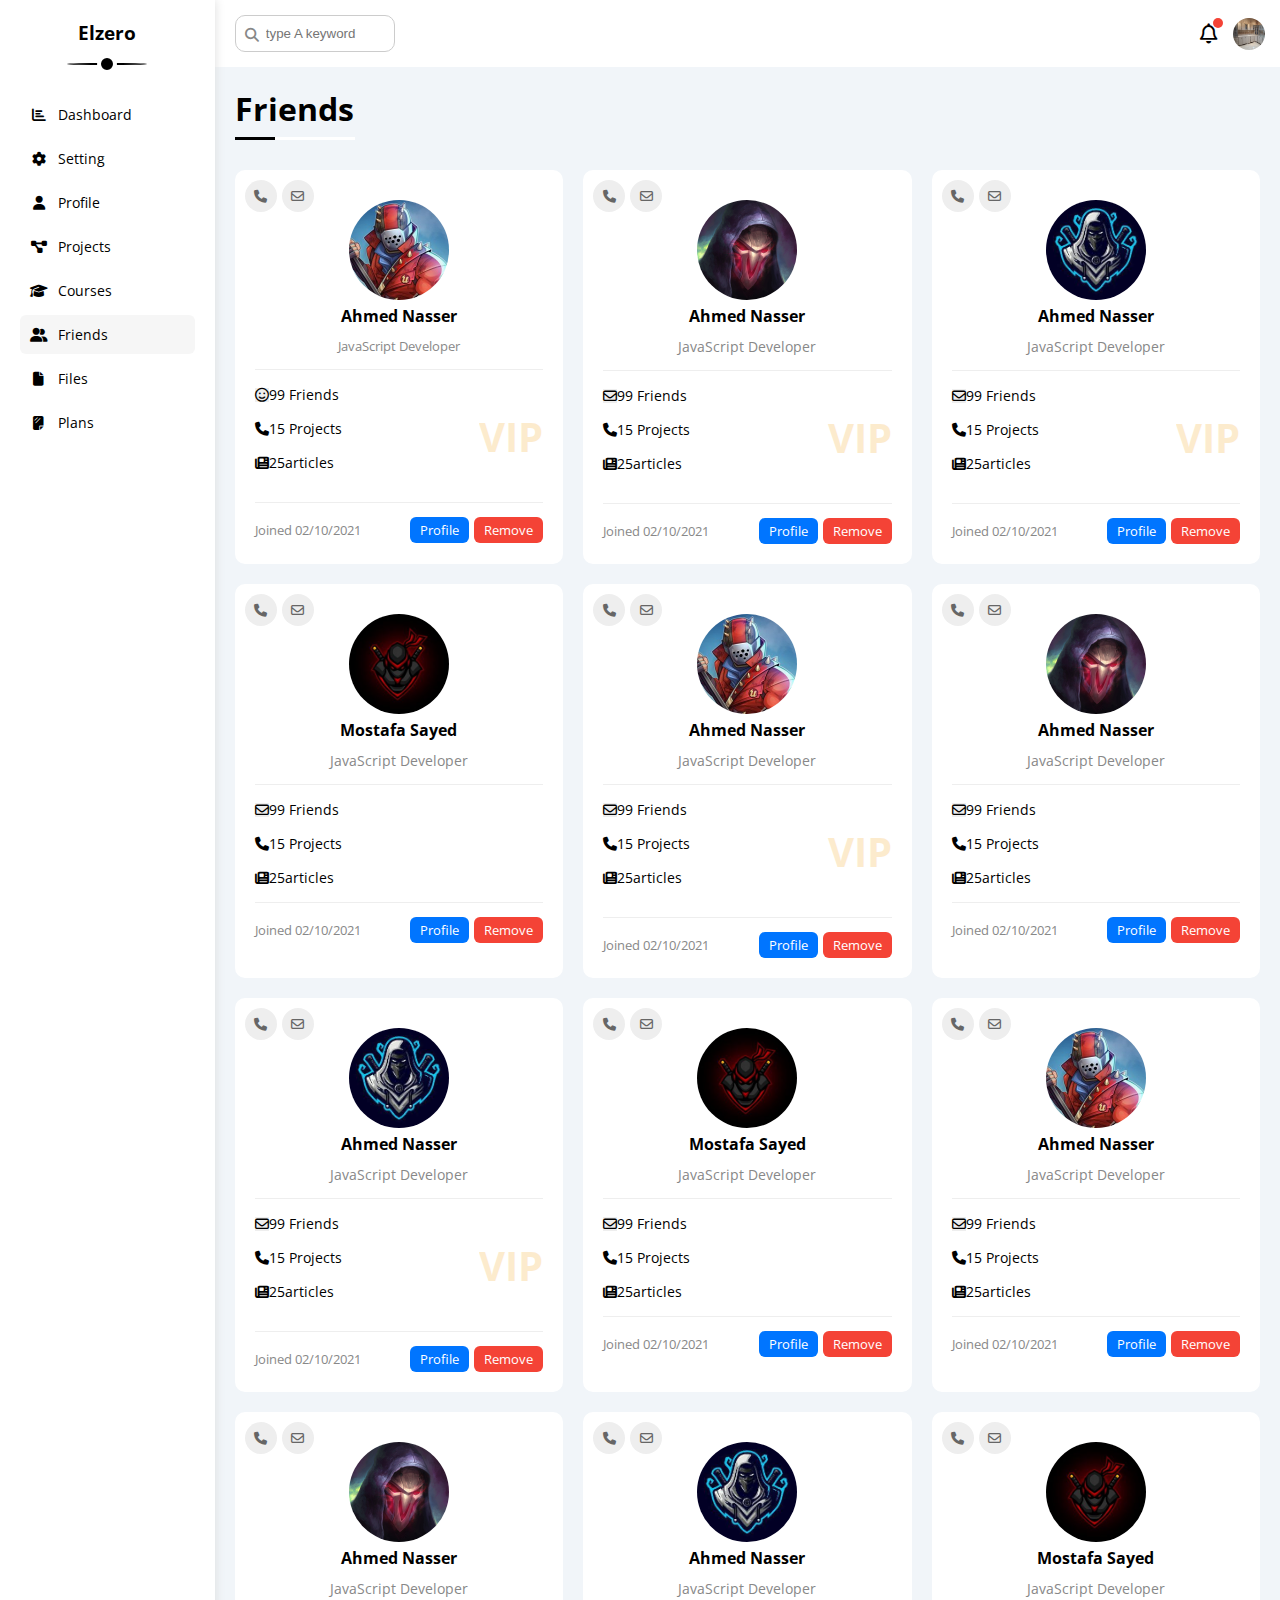
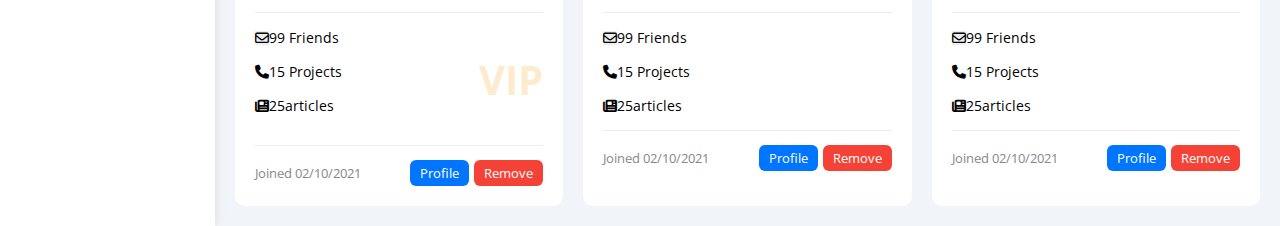
<file: friends.html>
<!DOCTYPE html>
<html lang="en">
<head>
    <meta charset="UTF-8">
    <meta http-equiv="X-UA-Compatible" content="IE=edge">
    <meta name="viewport" content="width=device-width, initial-scale=1.0">
   
    <link rel="stylesheet" href="https://cdnjs.cloudflare.com/ajax/libs/font-awesome/6.1.2/css/all.min.css">
    <link rel="stylesheet" href="css/framwork.css">
    <link rel="stylesheet" href="css/master.css">
    <link rel="preconnect" href="https://fonts.googleapis.com">
    <link rel="preconnect" href="https://fonts.gstatic.com" crossorigin>
    <link href="https://fonts.googleapis.com/css2?family=Open+Sans:wght@400;500;600;700&display=swap" rel="stylesheet">
    <title>Friends</title>
</head>
    <body>
        <div class="page d-flex">
            <div class="side-bar bg-white p-20 p-relative">
                <h3 class=" p-relative txt-c mt-0 ">elzero</h3>
                <ul>
                    <li >
                        <a class="  c-black rad-6 d-flex  align-center p-10 fs-14" href="index.html"> 
                            <i class="fa-solid fa-chart-bar fa-fw "></i>
                            <span>dashboard</span>
                        </a>
                    </li>
                    <li >
                        <a class=" c-black rad-6 d-flex align-center p-10 fs-14" href="settings.html"> 
                            <i class="fa-solid fa-gear fa-fw "></i>
                            <span> setting</span>
                        </a>
                    </li>
                    <li >
                        <a class=" c-black rad-6 d-flex align-center p-10 fs-14" href="profile.html"> 
                            <i class="fa-solid fa-user fa-fw "></i>
                            <span>profile</span>
                        </a>
                    </li>
                    <li >
                        <a class="  c-black rad-6 d-flex align-center p-10 fs-14" href="projects.html"> 
                            <i class="fa-solid fa-diagram-project fa-fw "></i>
                            <span>projects</span>
                        </a>
                    </li>
                    <li >
                        <a class=" c-black rad-6 d-flex align-center p-10 fs-14" href="courses.html"> 
                            <i class="fa-solid fa-graduation-cap fa-fw "></i>
                            <span>courses</span>
                        </a>
                    </li>
                    <li >
                        <a class=" active c-black rad-6 d-flex align-center p-10 fs-14" href="friends.html"> 
                            <i class="fa-solid fa-user-group fa-fw "></i>
                            <span>friends</span>
                        </a>
                    </li>
                    <li >
                        <a class=" c-black rad-6 d-flex align-center p-10 fs-14" href="files.html"> 
                            <i class="fa-solid fa-file fa-fw "></i>
                            <span>files</span>
                        </a>
                    </li>
                    <li >
                        <a class=" c-black rad-6 d-flex align-center p-10 fs-14" href="plans.html"> 
                            <i class="fa-solid fa-sheet-plastic fa-fw "></i>
                            <span>plans</span>
                        </a>
                    </li>
                </ul>
            </div>
            <div class="content w-full">
                <!-- head  -->
                <div class="head bg-white p-15 between-flex " >
                    <div class="search p-relative">
                        <input class="p-10" type="text" placeholder="type A keyword">
                    </div>
                    <div class="icons d-flex align-center">
                        <span class="notification p-relative">
                            <i class="fa-regular fa-bell fa-lg"></i>
                        </span>
                        <img src="imgs/WhatsApp Image 2022-09-13 at 9.24.01 PM.jpeg" alt="">
                    </div>
                </div>
                <!-- end head  -->
                <h1 class="p-relative">friends</h1>
                <div class="friends-page d-grid m-20 gap-20">
                    <div class="friend bg-white p-20 p-relative rad-10" >
                        <div class="contact d-flex">
                            <i class="fa-solid fa-phone  bg-eee "></i>
                            <i class="fa-regular fa-envelope  bg-eee"></i>
                        </div>
                        <div class="info txt-c">
                            <img class="rad-half w-100 h-100" src="imgs/friend-01.jpg" alt="">
                            <h4 class="m-0">Ahmed Nasser</h4>
                            <p class="c-grey mt-10  fs-13">JavaScript Developer</p>
                        </div>
                        <ul class="state p-relative fs-14">
                            <li>
                                <i class="fa-regular fa-face-smile  bg-eee"></i>99 friends
                            </li>
                            <li>
                                <i class="fa-solid fa-phone"></i> 15 projects
                            </li>
                            <li>
                                <i class="fa-solid fa-newspaper"></i>25articles
                            </li>
                            <span class="vip c-orange">VIP</span>
                        </ul>
                        <div class="footer d-flex align-center c-white fs-13">
                            <span class="c-grey">joined 02/10/2021</span>
                            <span class="btn-shape bg-blue">profile</span>
                            <span class="btn-shape bg-red">remove</span>
                        </div>
                    </div>
                    <div class="friend bg-white p-20 p-relative rad-10" >
                        <div class="contact d-flex">
                            <i class="fa-solid fa-phone  bg-eee "></i>
                            <i class="fa-regular fa-envelope  bg-eee"></i>
                        </div>
                        <div class="info txt-c">
                            <img class="rad-half" src="imgs/friend-03.jpg" alt="">
                            <h4 class="m-0">Ahmed Nasser</h4>
                            <p class="c-grey mt-10  fs-14">JavaScript Developer</p>
                        </div>
                        <ul class="state p-relative fs-14">
                            <li>
                                <i class="fa-regular fa-envelope  bg-eee"></i>99 friends
                            </li>
                            <li>
                                <i class="fa-solid fa-phone"></i> 15 projects
                            </li>
                            <li>
                                <i class="fa-solid fa-newspaper"></i>25articles
                            </li>
                            <span class="vip c-orange">VIP</span>
                        </ul>
                        <div class="footer d-flex align-center c-white fs-13">
                            <span class="c-grey">joined 02/10/2021</span>
                            <span class="btn-shape bg-blue">profile</span>
                            <span class="btn-shape bg-red">remove</span>
                        </div>
                    </div>
                    <div class="friend bg-white p-20 p-relative rad-10" >
                        <div class="contact d-flex">
                            <i class="fa-solid fa-phone  bg-eee "></i>
                            <i class="fa-regular fa-envelope  bg-eee"></i>
                        </div>
                        <div class="info txt-c">
                            <img class="rad-half" src="imgs/friend-02.jpg" alt="">
                            <h4 class="m-0">Ahmed Nasser</h4>
                            <p class="c-grey mt-10  fs-14">JavaScript Developer</p>
                        </div>
                        <ul class="state p-relative fs-14">
                            <li>
                                <i class="fa-regular fa-envelope  bg-eee"></i>99 friends
                            </li>
                            <li>
                                <i class="fa-solid fa-phone"></i> 15 projects
                            </li>
                            <li>
                                <i class="fa-solid fa-newspaper"></i>25articles
                            </li>
                            <span class="vip c-orange">VIP</span>

                        </ul>
                        <div class="footer d-flex align-center c-white fs-13">
                            <span class="c-grey">joined 02/10/2021</span>
                            <span class="btn-shape bg-blue">profile</span>
                            <span class="btn-shape bg-red">remove</span>
                        </div>
                    </div>
                    <div class="friend bg-white p-20 p-relative rad-10" >
                        <div class="contact d-flex">
                            <i class="fa-solid fa-phone  bg-eee "></i>
                            <i class="fa-regular fa-envelope  bg-eee"></i>
                        </div>
                        <div class="info txt-c">
                            <img class="rad-half" src="imgs/friend-04.jpg" alt="">
                            <h4 class="m-0">mostafa Sayed</h4>
                            <p class="c-grey mt-10  fs-14">JavaScript Developer</p>
                        </div>
                        <ul class="state p-relative fs-14">
                            <li>
                                <i class="fa-regular fa-envelope  bg-eee"></i>99 friends
                            </li>
                            <li>
                                <i class="fa-solid fa-phone"></i> 15 projects
                            </li>
                            <li>
                                <i class="fa-solid fa-newspaper"></i>25articles
                            </li>
                        </ul>
                        <div class="footer d-flex align-center c-white fs-13">
                            <span class="c-grey">joined 02/10/2021</span>
                            <span class="btn-shape bg-blue">profile</span>
                            <span class="btn-shape bg-red">remove</span>
                        </div>
                    </div>
                    <div class="friend bg-white p-20 p-relative rad-10" >
                        <div class="contact d-flex">
                            <i class="fa-solid fa-phone  bg-eee "></i>
                            <i class="fa-regular fa-envelope  bg-eee"></i>
                        </div>
                        <div class="info txt-c">
                            <img class="rad-half" src="imgs/friend-01.jpg" alt="">
                            <h4 class="m-0">Ahmed Nasser</h4>
                            <p class="c-grey mt-10  fs-14">JavaScript Developer</p>
                        </div>
                        <ul class="state p-relative fs-14">
                            <li>
                                <i class="fa-regular fa-envelope  bg-eee"></i>99 friends
                            </li>
                            <li>
                                <i class="fa-solid fa-phone"></i> 15 projects
                            </li>
                            <li>
                                <i class="fa-solid fa-newspaper"></i>25articles
                            </li>
                            <span class="vip c-orange">VIP</span>

                        </ul>
                        <div class="footer d-flex align-center c-white fs-13">
                            <span class="c-grey">joined 02/10/2021</span>
                            <span class="btn-shape bg-blue">profile</span>
                            <span class="btn-shape bg-red">remove</span>
                        </div>
                    </div>
                    <div class="friend bg-white p-20 p-relative rad-10" >
                        <div class="contact d-flex">
                            <i class="fa-solid fa-phone  bg-eee "></i>
                            <i class="fa-regular fa-envelope  bg-eee"></i>
                        </div>
                        <div class="info txt-c">
                            <img class="rad-half" src="imgs/friend-03.jpg" alt="">
                            <h4 class="m-0">Ahmed Nasser</h4>
                            <p class="c-grey mt-10  fs-14">JavaScript Developer</p>
                        </div>
                        <ul class="state p-relative fs-14">
                            <li>
                                <i class="fa-regular fa-envelope  bg-eee"></i>99 friends
                            </li>
                            <li>
                                <i class="fa-solid fa-phone"></i> 15 projects
                            </li>
                            <li>
                                <i class="fa-solid fa-newspaper"></i>25articles
                            </li>
                        </ul>
                        <div class="footer d-flex align-center c-white fs-13">
                            <span class="c-grey">joined 02/10/2021</span>
                            <span class="btn-shape bg-blue">profile</span>
                            <span class="btn-shape bg-red">remove</span>
                        </div>
                    </div>
                    <div class="friend bg-white p-20 p-relative rad-10" >
                        <div class="contact d-flex">
                            <i class="fa-solid fa-phone  bg-eee "></i>
                            <i class="fa-regular fa-envelope  bg-eee"></i>
                        </div>
                        <div class="info txt-c">
                            <img class="rad-half" src="imgs/friend-02.jpg" alt="">
                            <h4 class="m-0">Ahmed Nasser</h4>
                            <p class="c-grey mt-10  fs-14">JavaScript Developer</p>
                        </div>
                        <ul class="state p-relative fs-14">
                            <li>
                                <i class="fa-regular fa-envelope  bg-eee"></i>99 friends
                            </li>
                            <li>
                                <i class="fa-solid fa-phone"></i> 15 projects
                            </li>
                            <li>
                                <i class="fa-solid fa-newspaper"></i>25articles
                            </li>
                            <span class="vip c-orange">VIP</span>
                        </ul>
                        <div class="footer d-flex align-center c-white fs-13">
                            <span class="c-grey">joined 02/10/2021</span>
                            <span class="btn-shape bg-blue">profile</span>
                            <span class="btn-shape bg-red">remove</span>
                        </div>
                    </div>
                    <div class="friend bg-white p-20 p-relative rad-10" >
                        <div class="contact d-flex">
                            <i class="fa-solid fa-phone  bg-eee "></i>
                            <i class="fa-regular fa-envelope  bg-eee"></i>
                        </div>
                        <div class="info txt-c">
                            <img class="rad-half" src="imgs/friend-04.jpg" alt="">
                            <h4 class="m-0">mostafa Sayed</h4>
                            <p class="c-grey mt-10  fs-14">JavaScript Developer</p>
                        </div>
                        <ul class="state p-relative fs-14">
                            <li>
                                <i class="fa-regular fa-envelope  bg-eee"></i>99 friends
                            </li>
                            <li>
                                <i class="fa-solid fa-phone"></i> 15 projects
                            </li>
                            <li>
                                <i class="fa-solid fa-newspaper"></i>25articles
                            </li>
                        </ul>
                        <div class="footer d-flex align-center c-white fs-13">
                            <span class="c-grey">joined 02/10/2021</span>
                            <span class="btn-shape bg-blue">profile</span>
                            <span class="btn-shape bg-red">remove</span>
                        </div>
                    </div>
                    <div class="friend bg-white p-20 p-relative rad-10" >
                        <div class="contact d-flex">
                            <i class="fa-solid fa-phone  bg-eee "></i>
                            <i class="fa-regular fa-envelope  bg-eee"></i>
                        </div>
                        <div class="info txt-c">
                            <img class="rad-half" src="imgs/friend-01.jpg" alt="">
                            <h4 class="m-0">Ahmed Nasser</h4>
                            <p class="c-grey mt-10  fs-14">JavaScript Developer</p>
                        </div>
                        <ul class="state p-relative fs-14">
                            <li>
                                <i class="fa-regular fa-envelope  bg-eee"></i>99 friends
                            </li>
                            <li>
                                <i class="fa-solid fa-phone"></i> 15 projects
                            </li>
                            <li>
                                <i class="fa-solid fa-newspaper"></i>25articles
                            </li>
                        </ul>
                        <div class="footer d-flex align-center c-white fs-13">
                            <span class="c-grey">joined 02/10/2021</span>
                            <span class="btn-shape bg-blue">profile</span>
                            <span class="btn-shape bg-red">remove</span>
                        </div>
                    </div>
                    <div class="friend bg-white p-20 p-relative rad-10" >
                        <div class="contact d-flex">
                            <i class="fa-solid fa-phone  bg-eee "></i>
                            <i class="fa-regular fa-envelope  bg-eee"></i>
                        </div>
                        <div class="info txt-c">
                            <img class="rad-half" src="imgs/friend-03.jpg" alt="">
                            <h4 class="m-0">Ahmed Nasser</h4>
                            <p class="c-grey mt-10  fs-14">JavaScript Developer</p>
                        </div>
                        <ul class="state p-relative fs-14">
                            <li>
                                <i class="fa-regular fa-envelope  bg-eee"></i>99 friends
                            </li>
                            <li>
                                <i class="fa-solid fa-phone"></i> 15 projects
                            </li>
                            <li>
                                <i class="fa-solid fa-newspaper"></i>25articles
                            </li>
                            <span class="vip c-orange">VIP</span>

                        </ul>
                        <div class="footer d-flex align-center c-white fs-13">
                            <span class="c-grey">joined 02/10/2021</span>
                            <span class="btn-shape bg-blue">profile</span>
                            <span class="btn-shape bg-red">remove</span>
                        </div>
                    </div>
                    <div class="friend bg-white p-20 p-relative rad-10" >
                        <div class="contact d-flex">
                            <i class="fa-solid fa-phone  bg-eee "></i>
                            <i class="fa-regular fa-envelope  bg-eee"></i>
                        </div>
                        <div class="info txt-c">
                            <img class="rad-half" src="imgs/friend-02.jpg" alt="">
                            <h4 class="m-0">Ahmed Nasser</h4>
                            <p class="c-grey mt-10  fs-14">JavaScript Developer</p>
                        </div>
                        <ul class="state p-relative fs-14">
                            <li>
                                <i class="fa-regular fa-envelope  bg-eee"></i>99 friends
                            </li>
                            <li>
                                <i class="fa-solid fa-phone"></i> 15 projects
                            </li>
                            <li>
                                <i class="fa-solid fa-newspaper"></i>25articles
                            </li>
                        </ul>
                        <div class="footer d-flex align-center c-white fs-13">
                            <span class="c-grey">joined 02/10/2021</span>
                            <span class="btn-shape bg-blue">profile</span>
                            <span class="btn-shape bg-red">remove</span>
                        </div>
                    </div>
                    <div class="friend bg-white p-20 p-relative rad-10" >
                        <div class="contact d-flex">
                            <i class="fa-solid fa-phone  bg-eee "></i>
                            <i class="fa-regular fa-envelope  bg-eee"></i>
                        </div>
                        <div class="info txt-c">
                            <img class="rad-half" src="imgs/friend-04.jpg" alt="">
                            <h4 class="m-0">mostafa Sayed</h4>
                            <p class="c-grey mt-10  fs-14">JavaScript Developer</p>
                        </div>
                        <ul class="state p-relative fs-14">
                            <li>
                                <i class="fa-regular fa-envelope  bg-eee"></i>99 friends
                            </li>
                            <li>
                                <i class="fa-solid fa-phone"></i> 15 projects
                            </li>
                            <li>
                                <i class="fa-solid fa-newspaper"></i>25articles
                            </li>
                        </ul>
                        <div class="footer d-flex align-center c-white fs-13">
                            <span class="c-grey">joined 02/10/2021</span>
                            <span class="btn-shape bg-blue">profile</span>
                            <span class="btn-shape bg-red">remove</span>
                        </div>
                    </div>
                </div>
            </div>
        </div>
    </body>
</html>
</file>
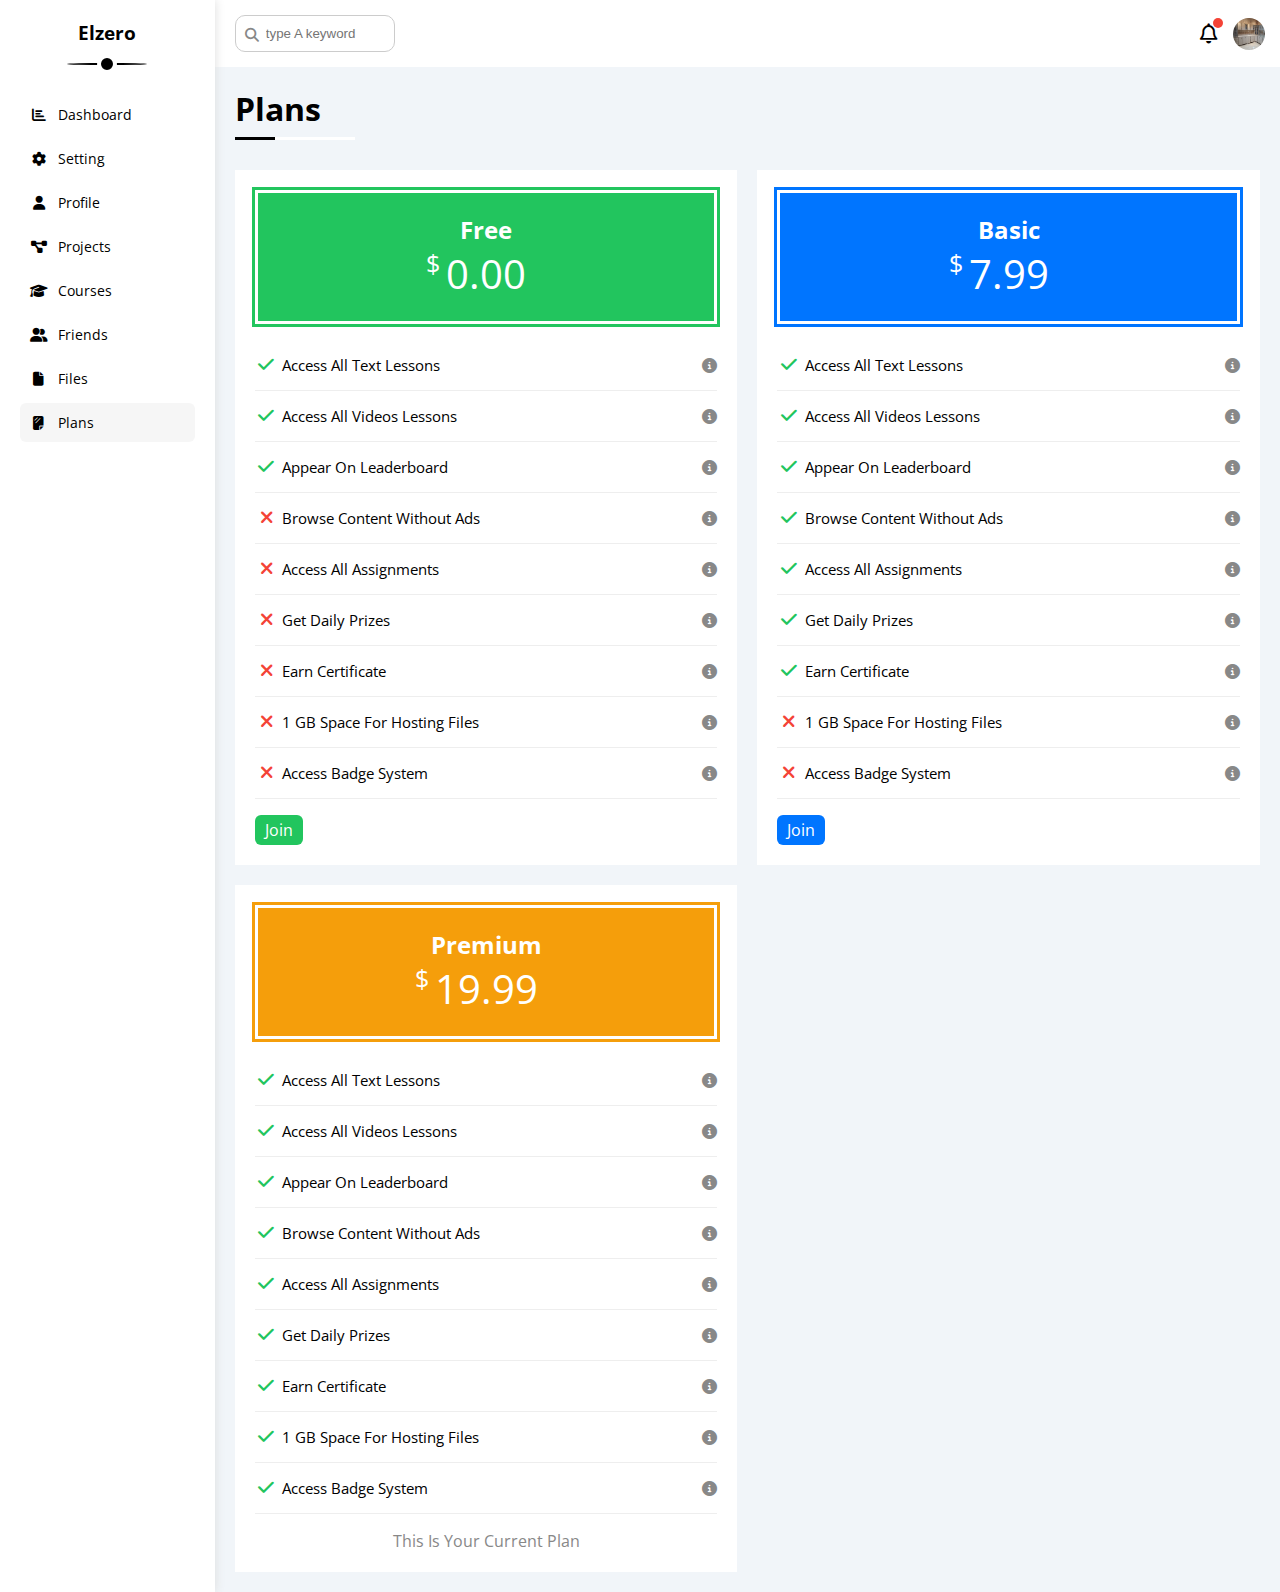
<file: plans.html>
<!DOCTYPE html>
<html lang="en">
<head>
    <meta charset="UTF-8">
    <meta http-equiv="X-UA-Compatible" content="IE=edge">
    <meta name="viewport" content="width=device-width, initial-scale=1.0">
   
    <link rel="stylesheet" href="https://cdnjs.cloudflare.com/ajax/libs/font-awesome/6.1.2/css/all.min.css">
    <link rel="stylesheet" href="css/framwork.css">
    <link rel="stylesheet" href="css/master.css">
    <link rel="preconnect" href="https://fonts.googleapis.com">
    <link rel="preconnect" href="https://fonts.gstatic.com" crossorigin>
    <link href="https://fonts.googleapis.com/css2?family=Open+Sans:wght@400;500;600;700&display=swap" rel="stylesheet">
    <title>plans</title>
</head>
    <body>
        <div class="page d-flex">
            <div class="side-bar bg-white p-20 p-relative">
                <h3 class=" p-relative txt-c mt-0 ">elzero</h3>
                <ul>
                    <li >
                        <a class="  c-black rad-6 d-flex  align-center p-10 fs-14" href="index.html"> 
                            <i class="fa-solid fa-chart-bar fa-fw "></i>
                            <span>dashboard</span>
                        </a>
                    </li>
                    <li >
                        <a class=" c-black rad-6 d-flex align-center p-10 fs-14" href="settings.html"> 
                            <i class="fa-solid fa-gear fa-fw "></i>
                            <span> setting</span>
                        </a>
                    </li>
                    <li >
                        <a class=" c-black rad-6 d-flex align-center p-10 fs-14" href="profile.html"> 
                            <i class="fa-solid fa-user fa-fw "></i>
                            <span>profile</span>
                        </a>
                    </li>
                    <li >
                        <a class=" c-black rad-6 d-flex align-center p-10 fs-14" href="projects.html"> 
                            <i class="fa-solid fa-diagram-project fa-fw "></i>
                            <span>projects</span>
                        </a>
                    </li>
                    <li >
                        <a class=" c-black rad-6 d-flex align-center p-10 fs-14" href="courses.html"> 
                            <i class="fa-solid fa-graduation-cap fa-fw "></i>
                            <span>courses</span>
                        </a>
                    </li>
                    <li >
                        <a class=" c-black rad-6 d-flex align-center p-10 fs-14" href="friends.html"> 
                            <i class="fa-solid fa-user-group fa-fw "></i>
                            <span>friends</span>
                        </a>
                    </li>
                    <li >
                        <a class=" c-black rad-6 d-flex align-center p-10 fs-14" href="files.html"> 
                            <i class="fa-solid fa-file fa-fw "></i>
                            <span>files</span>
                        </a>
                    </li>
                    <li >
                        <a class=" active c-black rad-6 d-flex align-center p-10 fs-14" href="plans.html"> 
                            <i class="fa-solid fa-sheet-plastic fa-fw "></i>
                            <span>plans</span>
                        </a>
                    </li>
                </ul>
            </div>
            <div class="content w-full">
                <!-- head  -->
                <div class="head bg-white p-15 between-flex " >
                    <div class="search p-relative">
                        <input class="p-10" type="text" placeholder="type A keyword">
                    </div>
                    <div class="icons d-flex align-center">
                        <span class="notification p-relative">
                            <i class="fa-regular fa-bell fa-lg"></i>
                        </span>
                        <img src="imgs/WhatsApp Image 2022-09-13 at 9.24.01 PM.jpeg" alt="">
                    </div>
                </div>
                <!-- end head  -->
                <h1 class="p-relative">Plans</h1>
        <div class="plans-page d-grid m-20 gap-20">
          <div class="plan green bg-white p-20">
            <div class="top bg-green txt-c p-20">
              <h2 class="m-0 c-white">Free</h2>
              <div class="price c-white"><span>$</span>0.00</div>
            </div>
            <ul>
              <li>
                <i class="fa-solid fa-check fa-fw yes"></i>
                <span>Access All Text Lessons</span>
                <i class="fa-solid fa-circle-info help"></i>
              </li>
              <li>
                <i class="fa-solid fa-check fa-fw yes"></i>
                <span>Access All Videos Lessons</span>
                <i class="fa-solid fa-circle-info help"></i>
              </li>
              <li>
                <i class="fa-solid fa-check fa-fw yes"></i>
                <span>Appear On Leaderboard</span>
                <i class="fa-solid fa-circle-info help"></i>
              </li>
              <li>
                <i class="fa-solid fa-xmark fa-fw"></i>
                <span>Browse Content Without Ads</span>
                <i class="fa-solid fa-circle-info help"></i>
              </li>
              <li>
                <i class="fa-solid fa-xmark fa-fw"></i>
                <span>Access All Assignments</span>
                <i class="fa-solid fa-circle-info help"></i>
              </li>
              <li>
                <i class="fa-solid fa-xmark fa-fw"></i>
                <span>Get Daily Prizes</span>
                <i class="fa-solid fa-circle-info help"></i>
              </li>
              <li>
                <i class="fa-solid fa-xmark fa-fw"></i>
                <span>Earn Certificate</span>
                <i class="fa-solid fa-circle-info help"></i>
              </li>
              <li>
                <i class="fa-solid fa-xmark fa-fw"></i>
                <span>1 GB Space For Hosting Files</span>
                <i class="fa-solid fa-circle-info help"></i>
              </li>
              <li>
                <i class="fa-solid fa-xmark fa-fw"></i>
                <span>Access Badge System</span>
                <i class="fa-solid fa-circle-info help"></i>
              </li>
            </ul>
            <a href="#" class="btn-shape bg-green c-white d-block w-fit">Join</a>
          </div>
          <!-- Start Plan -->
          <div class="plan blue bg-white p-20">
            <div class="top bg-blue txt-c p-20">
              <h2 class="m-0 c-white">Basic</h2>
              <div class="price c-white"><span>$</span>7.99</div>
            </div>
            <ul class="list-none p-0">
              <li>
                <i class="fa-solid fa-check fa-fw yes"></i>
                <span>Access All Text Lessons</span>
                <i class="fa-solid fa-circle-info help"></i>
              </li>
              <li>
                <i class="fa-solid fa-check fa-fw yes"></i>
                <span>Access All Videos Lessons</span>
                <i class="fa-solid fa-circle-info help"></i>
              </li>
              <li>
                <i class="fa-solid fa-check fa-fw yes"></i>
                <span>Appear On Leaderboard</span>
                <i class="fa-solid fa-circle-info help"></i>
              </li>
              <li>
                <i class="fa-solid fa-check fa-fw yes"></i>
                <span>Browse Content Without Ads</span>
                <i class="fa-solid fa-circle-info help"></i>
              </li>
              <li>
                <i class="fa-solid fa-check fa-fw yes"></i>
                <span>Access All Assignments</span>
                <i class="fa-solid fa-circle-info help"></i>
              </li>
              <li>
                <i class="fa-solid fa-check fa-fw yes"></i>
                <span>Get Daily Prizes</span>
                <i class="fa-solid fa-circle-info help"></i>
              </li>
              <li>
                <i class="fa-solid fa-check fa-fw yes"></i>
                <span>Earn Certificate</span>
                <i class="fa-solid fa-circle-info help"></i>
              </li>
              <li>
                <i class="fa-solid fa-xmark fa-fw"></i>
                <span>1 GB Space For Hosting Files</span>
                <i class="fa-solid fa-circle-info help"></i>
              </li>
              <li>
                <i class="fa-solid fa-xmark fa-fw"></i>
                <span>Access Badge System</span>
                <i class="fa-solid fa-circle-info help"></i>
              </li>
            </ul>
            <a href="#" class="btn-shape bg-blue c-white d-block w-fit">Join</a>
          </div>
          <!-- End Plan -->
          <!-- Start Plan -->
          <div class="plan orange bg-white p-20">
            <div class="top bg-orange txt-c p-20">
              <h2 class="m-0 c-white">Premium</h2>
              <div class="price c-white"><span>$</span>19.99</div>
            </div>
            <ul class="list-none p-0">
              <li>
                <i class="fa-solid fa-check fa-fw yes"></i>
                <span>Access All Text Lessons</span>
                <i class="fa-solid fa-circle-info help"></i>
              </li>
              <li>
                <i class="fa-solid fa-check fa-fw yes"></i>
                <span>Access All Videos Lessons</span>
                <i class="fa-solid fa-circle-info help"></i>
              </li>
              <li>
                <i class="fa-solid fa-check fa-fw yes"></i>
                <span>Appear On Leaderboard</span>
                <i class="fa-solid fa-circle-info help"></i>
              </li>
              <li>
                <i class="fa-solid fa-check fa-fw yes"></i>
                <span>Browse Content Without Ads</span>
                <i class="fa-solid fa-circle-info help"></i>
              </li>
              <li>
                <i class="fa-solid fa-check fa-fw yes"></i>
                <span>Access All Assignments</span>
                <i class="fa-solid fa-circle-info help"></i>
              </li>
              <li>
                <i class="fa-solid fa-check fa-fw yes"></i>
                <span>Get Daily Prizes</span>
                <i class="fa-solid fa-circle-info help"></i>
              </li>
              <li>
                <i class="fa-solid fa-check fa-fw yes"></i>
                <span>Earn Certificate</span>
                <i class="fa-solid fa-circle-info help"></i>
              </li>
              <li>
                <i class="fa-solid fa-check fa-fw yes"></i>
                <span>1 GB Space For Hosting Files</span>
                <i class="fa-solid fa-circle-info help"></i>
              </li>
              <li>
                <i class="fa-solid fa-check fa-fw yes"></i>
                <span>Access Badge System</span>
                <i class="fa-solid fa-circle-info help"></i>
              </li>
            </ul>
            <p class="c-grey m-0 txt-c">This Is Your Current Plan</p>
          </div>
          <!-- End Plan -->
        </div>
                
            </div>
        </div>
    </body>
</html>
</file>
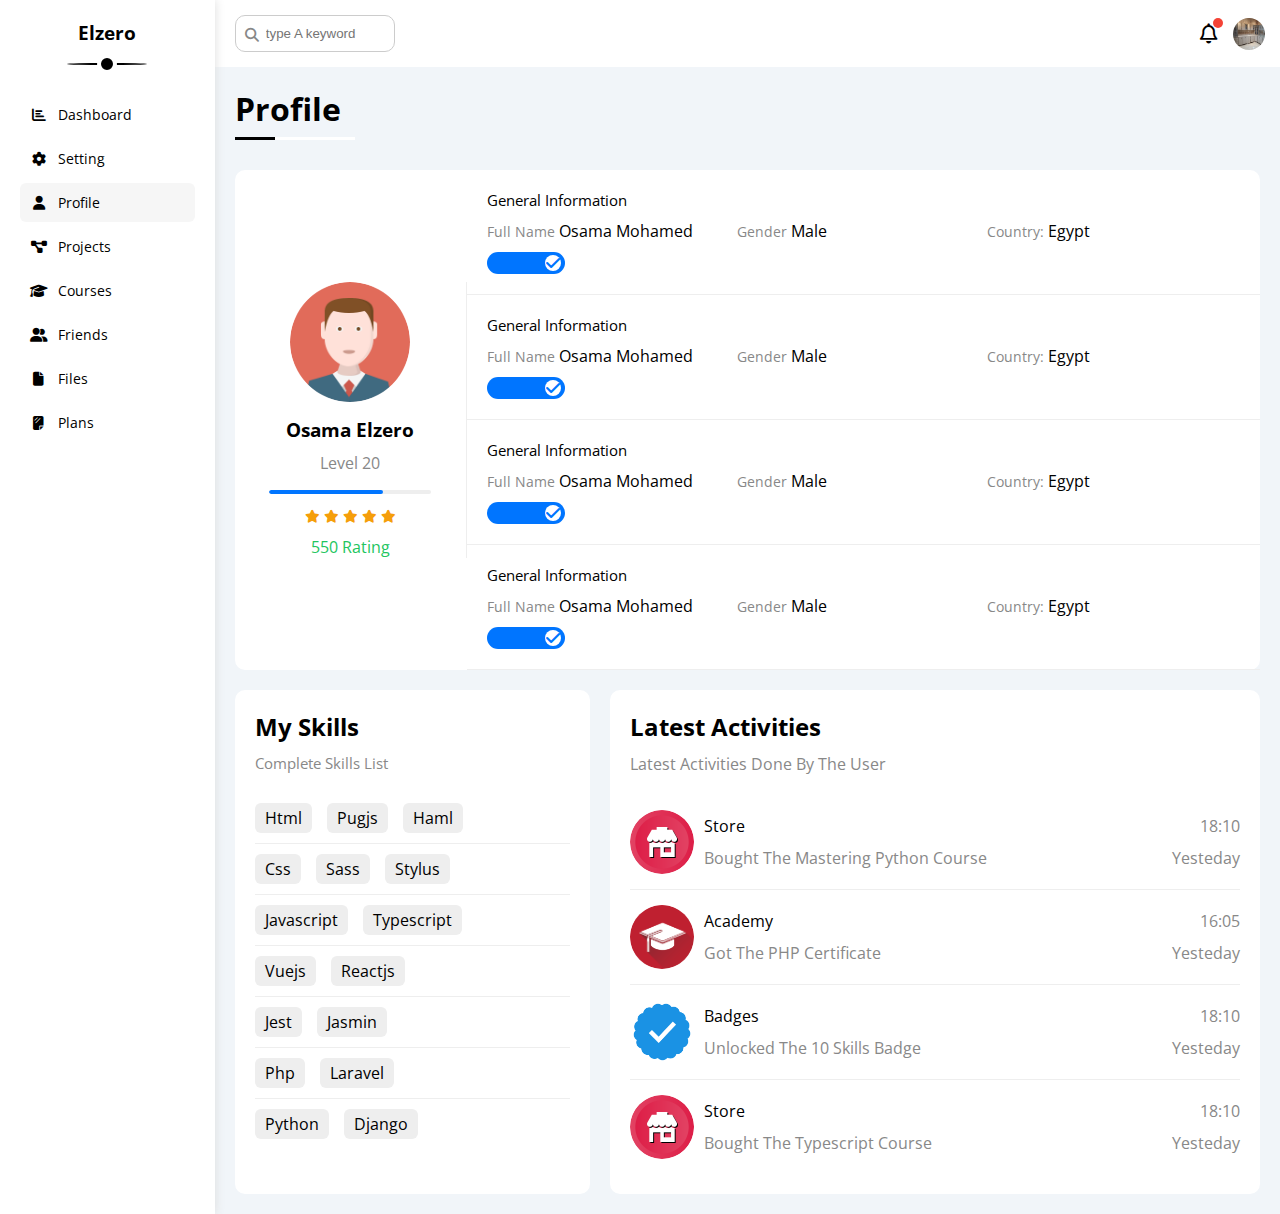
<file: profile.html>
<!DOCTYPE html>
<html lang="en">
<head>
    <meta charset="UTF-8">
    <meta http-equiv="X-UA-Compatible" content="IE=edge">
    <meta name="viewport" content="width=device-width, initial-scale=1.0">
   
    <link rel="stylesheet" href="https://cdnjs.cloudflare.com/ajax/libs/font-awesome/6.1.2/css/all.min.css">
    <link rel="stylesheet" href="css/framwork.css">
    <link rel="stylesheet" href="css/master.css">
    <link rel="preconnect" href="https://fonts.googleapis.com">
    <link rel="preconnect" href="https://fonts.gstatic.com" crossorigin>
    <link href="https://fonts.googleapis.com/css2?family=Open+Sans:wght@400;500;600;700&display=swap" rel="stylesheet">
    <title>profile</title>
</head>
    <body>
        <div class="page d-flex">
            <div class="side-bar bg-white p-20 p-relative">
                <h3 class=" p-relative txt-c mt-0 ">elzero</h3>
                <ul>
                    <li >
                        <a class="  c-black rad-6 d-flex  align-center p-10 fs-14" href="index.html"> 
                            <i class="fa-solid fa-chart-bar fa-fw "></i>
                            <span>dashboard</span>
                        </a>
                    </li>
                    <li >
                        <a class="  c-black rad-6 d-flex align-center p-10 fs-14" href="settings.html"> 
                            <i class="fa-solid fa-gear fa-fw "></i>
                            <span> setting</span>
                        </a>
                    </li>
                    <li >
                        <a class=" active c-black rad-6 d-flex align-center p-10 fs-14" href="profile.html"> 
                            <i class="fa-solid fa-user fa-fw "></i>
                            <span>profile</span>
                        </a>
                    </li>
                    <li >
                        <a class=" c-black rad-6 d-flex align-center p-10 fs-14" href="projects.html"> 
                            <i class="fa-solid fa-diagram-project fa-fw "></i>
                            <span>projects</span>
                        </a>
                    </li>
                    <li >
                        <a class=" c-black rad-6 d-flex align-center p-10 fs-14" href="courses.html"> 
                            <i class="fa-solid fa-graduation-cap fa-fw "></i>
                            <span>courses</span>
                        </a>
                    </li>
                    <li >
                        <a class=" c-black rad-6 d-flex align-center p-10 fs-14" href="friends.html"> 
                            <i class="fa-solid fa-user-group fa-fw "></i>
                            <span>friends</span>
                        </a>
                    </li>
                    <li >
                        <a class=" c-black rad-6 d-flex align-center p-10 fs-14" href="files.html"> 
                            <i class="fa-solid fa-file fa-fw "></i>
                            <span>files</span>
                        </a>
                    </li>
                    <li >
                        <a class=" c-black rad-6 d-flex align-center p-10 fs-14" href="plans.html"> 
                            <i class="fa-solid fa-sheet-plastic fa-fw "></i>
                            <span>plans</span>
                        </a>
                    </li>
                </ul>
            </div>
            <div class="content w-full">
                <!-- head  -->
                <div class="head bg-white p-15 between-flex " >
                    <div class="search p-relative">
                        <input class="p-10" type="text" placeholder="type A keyword">
                    </div>
                    <div class="icons d-flex align-center">
                        <span class="notification p-relative">
                            <i class="fa-regular fa-bell fa-lg"></i>
                        </span>
                        <img src="imgs/WhatsApp Image 2022-09-13 at 9.24.01 PM.jpeg" alt="">
                    </div>
                </div>
                <!-- end head  -->
                <h1 class="p-relative">profile</h1>
                <div class="profile-page m-20 ">
                    <div class="overview d-flex align-center rad-10  bg-white">
                        <div class="avatar-box txt-c ">
                            <img class=" mb-10 rad-half" src="imgs/avatar.png" alt="">
                            <h3 class="m-0">osama elzero</h3>
                            <p class="mt-10 c-grey">level 20</p>
                            <div class="level rad-6 p-relative bg-eee">
                                <span style="width: 70%;"></span>
                            </div>
                            <div class="rating mt-10 mb-10">
                                <i class="fa-solid fa-star fs-13 c-orange"></i>
                                <i class="fa-solid fa-star fs-13 c-orange"></i>
                                <i class="fa-solid fa-star fs-13 c-orange"></i>
                                <i class="fa-solid fa-star fs-13 c-orange"></i>
                                <i class="fa-solid fa-star fs-13 c-orange"></i>
                            </div>
                            <span class="c-green fs13 d-block m-0">550 rating</span>
                      
                        </div>

                        <div class="info-box w-full txt-c-mobile ">
                            <div class="box f-wrap d-flex p-20">
                                <h4 class="m-0 fs-15 w-full">General Information</h4>
                                <div>
                                    <span class="c-grey fs-14">full name</span>
                                    <span>osama mohamed</span>
                                </div>
                                <div>
                                    <span class="c-grey fs-14">gender</span>
                                    <span >male</span>
                                </div>
                                <div>
                                    <span class="c-grey fs-14">country:</span>
                                    <span >egypt</span>
                                </div>
                                <div>
                                    <label>
                                        <input class="toggle-checkbox" type="checkbox" checked /> 
                                        <div class="toggle-switch"></div>
                                    </label>
                                </div>
                            </div>
                            <div class="box f-wrap d-flex p-20">
                                <h4 class="m-0 fs-15 w-full">General Information</h4>
                                <div>
                                    <span class="c-grey fs-14">full name</span>
                                    <span>osama mohamed</span>
                                </div>
                                <div>
                                    <span class="c-grey fs-14">gender</span>
                                    <span >male</span>
                                </div>
                                <div>
                                    <span class="c-grey fs-14">country:</span>
                                    <span >egypt</span>
                                </div>
                                <div>
                                    <label>
                                        <input class="toggle-checkbox" type="checkbox" checked /> 
                                        <div class="toggle-switch"></div>
                                    </label>
                                </div>
                            </div>
                            <div class="box f-wrap d-flex p-20">
                                <h4 class="m-0 fs-15 w-full">General Information</h4>
                                <div>
                                    <span class="c-grey fs-14">full name</span>
                                    <span>osama mohamed</span>
                                </div>
                                <div>
                                    <span class="c-grey fs-14">gender</span>
                                    <span >male</span>
                                </div>
                                <div>
                                    <span class="c-grey fs-14">country:</span>
                                    <span >egypt</span>
                                </div>
                                <div>
                                    <label>
                                        <input class="toggle-checkbox" type="checkbox" checked /> 
                                        <div class="toggle-switch"></div>
                                    </label>
                                </div>
                            </div>
                            <div class="box f-wrap d-flex p-20">
                                <h4 class="m-0 fs-15 w-full">General Information</h4>
                                <div>
                                    <span class="c-grey fs-14">full name</span>
                                    <span>osama mohamed</span>
                                </div>
                                <div>
                                    <span class="c-grey fs-14">gender</span>
                                    <span >male</span>
                                </div>
                                <div>
                                    <span class="c-grey fs-14">country:</span>
                                    <span >egypt</span>
                                </div>
                                <div>
                                    <label>
                                        <input class="toggle-checkbox" type="checkbox" checked /> 
                                        <div class="toggle-switch"></div>
                                    </label>
                                </div>
                            </div>
                        </div>
                    </div>
                    <!-- end overview  -->
                    <!-- otherdata start  -->
                    <div class="other-data d-flex gap-20 mt-20">
                            <!-- skils start  -->
                            <div class="my-skills bg-white rad-10 p-20 ">
                                <h2 class="mt-0 mb-10">my skills</h2>
                                <p class="mt-0 mb-20 fs-15 c-grey">Complete Skills List</p>
                                <div class="d-flex align-center">
                                    <span class=" mr-15 d-block btn-shape  bg-eee " >html</span>
                                    <span class=" mr-15 d-block btn-shape bg-eee">pugjs</span>
                                    <span class=" mr-15 d-block btn-shape bg-eee">haml</span>
                                </div>
                                <div class="d-flex align-center">
                                    <span class=" mr-15 d-block btn-shape  bg-eee " >css </span>
                                    <span class=" mr-15 d-block btn-shape bg-eee">sass </span>
                                    <span class=" mr-15 d-block btn-shape bg-eee">stylus</span>
                                </div>
                                <div class="d-flex align-center">
                                    <span class=" mr-15 d-block btn-shape  bg-eee " >javascript</span>
                                    <span class=" mr-15 d-block btn-shape bg-eee">typescript</span>
                                </div>
                                <div class="d-flex align-center">
                                    <span class=" mr-15 d-block btn-shape  bg-eee " >vuejs</span>
                                    <span class=" mr-15 d-block btn-shape bg-eee">reactjs</span>
                                </div>
                                <div class="d-flex align-center">
                                    <span class=" mr-15 d-block btn-shape  bg-eee " >jest</span>
                                    <span class=" mr-15 d-block btn-shape bg-eee">jasmin</span>
                                </div>
                                <div class="d-flex align-center">
                                    <span class=" mr-15 d-block btn-shape  bg-eee " >php</span>
                                    <span class=" mr-15 d-block btn-shape bg-eee">laravel</span>
                                </div>
                                <div class="d-flex align-center">
                                    <span class=" mr-15 d-block btn-shape  bg-eee " >python</span>
                                    <span class=" mr-15 d-block btn-shape bg-eee">django</span>
                                </div>
                            </div>
                            <!-- skils end  -->
                            <div class="activites bg-white rad-10 p-20 ">
                                <h2 class=" mt-0 mb-10">Latest Activities</h2>
                                <p class="c-grey mt-0 mb-20">Latest Activities Done By The User</p>
                                <div class="activity txt-c-mobile d-flex align-center">
                                    <img src="imgs/activity-01.png" alt="">
                                    <div class="info ">
                                        <span class="mb-10 d-block">store</span>
                                        <span class="c-grey">Bought The Mastering Python Course</span>
                                    </div>
                                    <div class="date c-grey">
                                        <span class="d-block mb-10">18:10</span>
                                        <span class="c-grey">yesteday</span>
                                    </div>
                                </div>
                                <div class="activity txt-c-mobile d-flex align-center">
                                    <img src="imgs/activity-02.png" alt="">
                                    <div class="info ">
                                        <span class="mb-10 d-block">Academy</span>
                                        <span class="c-grey">Got The PHP Certificate</span>
                                    </div>
                                    <div class="date c-grey">
                                        <span class="d-block mb-10">16:05</span>
                                        <span class="c-grey">yesteday</span>
                                    </div>
                                </div>
                                <div class="activity txt-c-mobile d-flex align-center">
                                    <img src="imgs/activity-03.png" alt="">
                                    <div class="info ">
                                        <span class="mb-10 d-block">badges</span>
                                        <span class="c-grey">Unlocked The 10 Skills Badge</span>
                                    </div>
                                    <div class="date c-grey">
                                        <span class="d-block mb-10">18:10</span>
                                        <span class="c-grey">yesteday</span>
                                    </div>
                                </div>
                                <div class="activity txt-c-mobile d-flex align-center">
                                    <img src="imgs/activity-01.png" alt="">
                                    <div class="info ">
                                        <span class="mb-10 d-block">store</span>
                                        <span class="c-grey">Bought The Typescript Course</span>
                                    </div>
                                    <div class="date c-grey">
                                        <span class="d-block mb-10">18:10</span>
                                        <span class="c-grey">yesteday</span>
                                    </div>
                                </div>
                            </div>
                    </div>
                    <!-- otherdata end -->
                </div>
            </div>
        </div>
    </body>
</html>
</file>
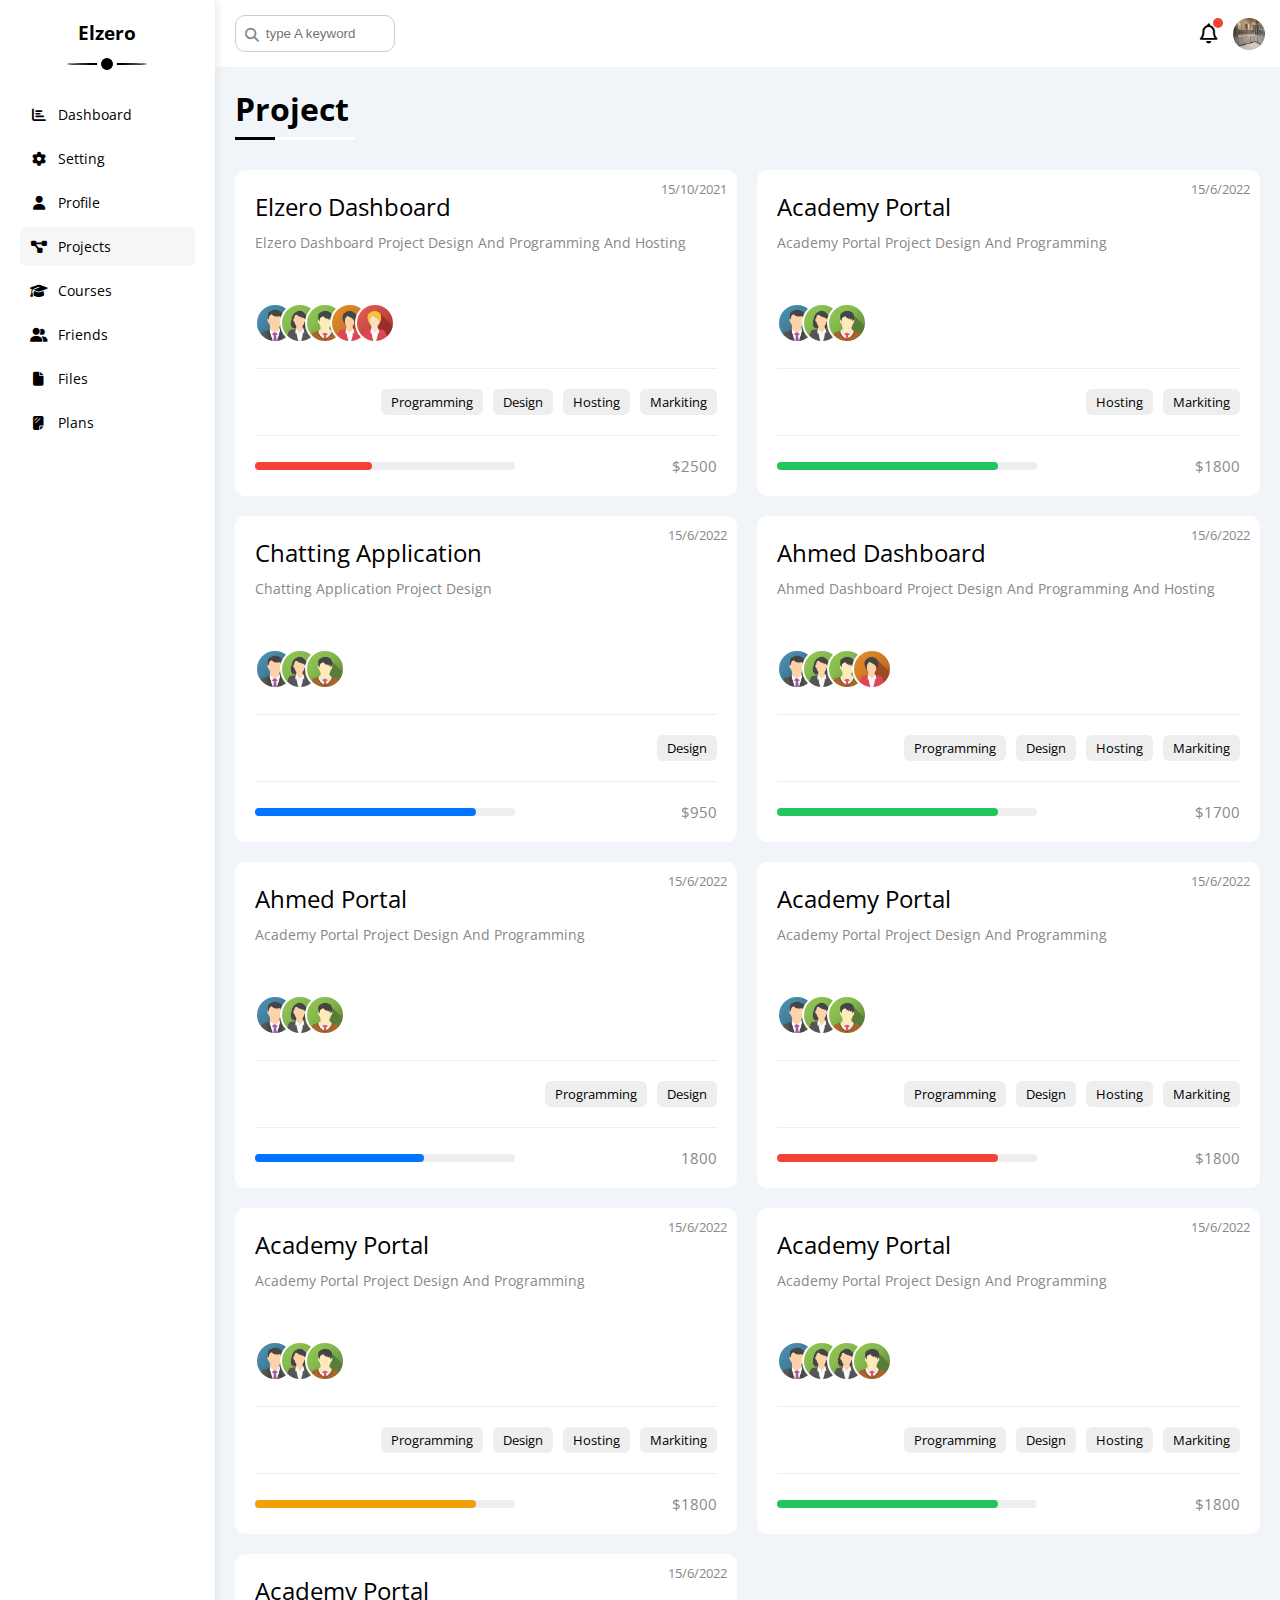
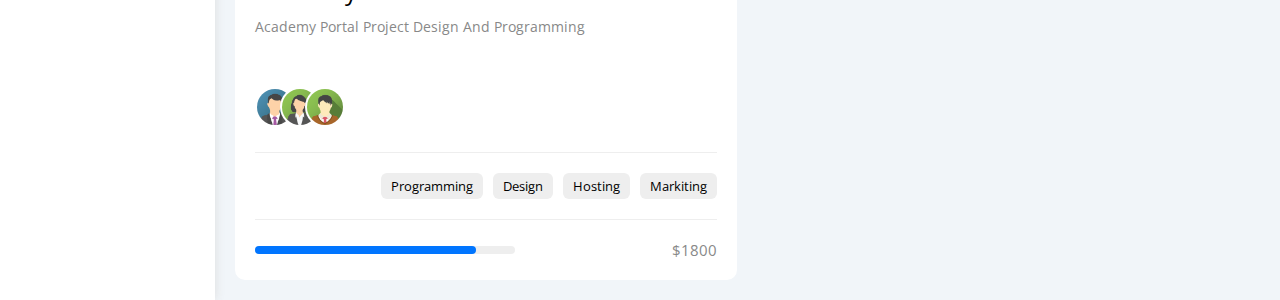
<file: projects.html>
<!DOCTYPE html>
<html lang="en">
<head>
    <meta charset="UTF-8">
    <meta http-equiv="X-UA-Compatible" content="IE=edge">
    <meta name="viewport" content="width=device-width, initial-scale=1.0">
   
    <link rel="stylesheet" href="https://cdnjs.cloudflare.com/ajax/libs/font-awesome/6.1.2/css/all.min.css">
    <link rel="stylesheet" href="css/framwork.css">
    <link rel="stylesheet" href="css/master.css">
    <link rel="preconnect" href="https://fonts.googleapis.com">
    <link rel="preconnect" href="https://fonts.gstatic.com" crossorigin>
    <link href="https://fonts.googleapis.com/css2?family=Open+Sans:wght@400;500;600;700&display=swap" rel="stylesheet">
    <title>project</title>
</head>
    <body>
        <div class="page d-flex">
            <div class="side-bar bg-white p-20 p-relative">
                <h3 class=" p-relative txt-c mt-0 ">elzero</h3>
                <ul>
                    <li >
                        <a class="  c-black rad-6 d-flex  align-center p-10 fs-14" href="index.html"> 
                            <i class="fa-solid fa-chart-bar fa-fw "></i>
                            <span>dashboard</span>
                        </a>
                    </li>
                    <li >
                        <a class=" c-black rad-6 d-flex align-center p-10 fs-14" href="settings.html"> 
                            <i class="fa-solid fa-gear fa-fw "></i>
                            <span> setting</span>
                        </a>
                    </li>
                    <li >
                        <a class=" c-black rad-6 d-flex align-center p-10 fs-14" href="profile.html"> 
                            <i class="fa-solid fa-user fa-fw "></i>
                            <span>profile</span>
                        </a>
                    </li>
                    <li >
                        <a class=" active c-black rad-6 d-flex align-center p-10 fs-14" href="projects.html"> 
                            <i class="fa-solid fa-diagram-project fa-fw "></i>
                            <span>projects</span>
                        </a>
                    </li>
                    <li >
                        <a class=" c-black rad-6 d-flex align-center p-10 fs-14" href="courses.html"> 
                            <i class="fa-solid fa-graduation-cap fa-fw "></i>
                            <span>courses</span>
                        </a>
                    </li>
                    <li >
                        <a class=" c-black rad-6 d-flex align-center p-10 fs-14" href="friends.html"> 
                            <i class="fa-solid fa-user-group fa-fw "></i>
                            <span>friends</span>
                        </a>
                    </li>
                    <li >
                        <a class=" c-black rad-6 d-flex align-center p-10 fs-14" href="files.html"> 
                            <i class="fa-solid fa-file fa-fw "></i>
                            <span>files</span>
                        </a>
                    </li>
                    <li >
                        <a class=" c-black rad-6 d-flex align-center p-10 fs-14" href="plans.html"> 
                            <i class="fa-solid fa-sheet-plastic fa-fw "></i>
                            <span>plans</span>
                        </a>
                    </li>
                </ul>
            </div>
            <div class="content w-full">
                <!-- head  -->
                <div class="head bg-white p-15 between-flex " >
                    <div class="search p-relative">
                        <input class="p-10" type="text" placeholder="type A keyword">
                    </div>
                    <div class="icons d-flex align-center">
                        <span class="notification p-relative">
                            <i class="fa-regular fa-bell fa-lg"></i>
                        </span>
                        <img src="imgs/WhatsApp Image 2022-09-13 at 9.24.01 PM.jpeg" alt="">
                    </div>
                </div>
                <!-- end head  -->
                <h1 class="p-relative">project</h1>
                <div class="projects-page d-grid m-20 gap-20">
                    
                    <div class="project-box bg-white rad-10 p-20 p-relative">
                        <span class="date fs-13 c-grey">15/10/2021</span>
                        <h2 class="mt-0 mb-10">Elzero Dashboard</h2>
                        <p class="mt-0 mb-20 fs-14  c-grey">Elzero Dashboard Project Design And Programming And Hosting</p>
                        <div class="team d-flex mb-25">
                            <img src="imgs/team-01.png" alt="">
                            <img src="imgs/team-02.png" alt="">
                            <img src="imgs/team-03.png" alt="">
                            <img src="imgs/team-04.png" alt="">
                            <img src="imgs/team-05.png" alt="">
                        </div>
                        <div class="types d-flex pt-20 pb-20">
                            <span class=" btn-shape bg-eee fs-13">programming</span>
                            <span class=" btn-shape bg-eee fs-13">Design</span>
                            <span class=" btn-shape bg-eee fs-13">hosting</span>
                            <span class=" btn-shape bg-eee fs-13">markiting</span>
                        </div>
                        <div class="loader between-flex pt-20 ">
                            <div class="progress bg-eee p-relative">
                                <span class="bg-red" style="width: 45%;"></span>
                            </div>
                            <span class="c-grey fs-15 .block-mobile">$2500</span>
                        </div>
                    </div>
                    <div class="project-box bg-white rad-10 p-20 p-relative">
                        <span class="date fs-13 c-grey">15/6/2022</span>
                        <h2 class="mt-0 mb-10">Academy Portal</h2>
                        <p class="mt-0 mb-20 fs-14  c-grey">Academy Portal Project Design And Programming</p>
                        <div class="team d-flex mb-25">
                            <img src="imgs/team-01.png" alt="">
                            <img src="imgs/team-02.png" alt="">
                            <img src="imgs/team-03.png" alt="">
                        </div>
                        <div class="types d-flex pt-20 pb-20">
                            <span class=" btn-shape bg-eee fs-13">hosting</span>
                            <span class=" btn-shape bg-eee fs-13">markiting</span>
                        </div>
                        <div class="loader between-flex pt-20 ">
                            <div class="progress bg-eee p-relative">
                                <span class="bg-green" style="width: 85%;"></span>
                            </div>
                            <span class="c-grey fs-15 .block-mobile">$1800</span>
                        </div>
                    </div>
                    <div class="project-box bg-white rad-10 p-20 p-relative">
                        <span class="date fs-13 c-grey">15/6/2022</span>
                        <h2 class="mt-0 mb-10">Chatting Application</h2>
                        <p class="mt-0 mb-20 fs-14  c-grey">Chatting Application Project Design</p>
                        <div class="team d-flex mb-25">
                            <img src="imgs/team-01.png" alt="">
                            <img src="imgs/team-02.png" alt="">
                            <img src="imgs/team-03.png" alt="">
                        </div>
                        <div class="types d-flex pt-20 pb-20">
                            <span class=" btn-shape bg-eee fs-13">Design</span>
                        </div>
                        <div class="loader between-flex pt-20 ">
                            <div class="progress bg-eee p-relative">
                                <span class="bg-blue" style="width: 85%;"></span>
                            </div>
                            <span class="c-grey fs-15 .block-mobile">$950</span>
                        </div>
                    </div>
                    <div class="project-box bg-white rad-10 p-20 p-relative">
                        <span class="date fs-13 c-grey">15/6/2022</span>
                        <h2 class="mt-0 mb-10">Ahmed Dashboard</h2>
                        <p class="mt-0 mb-20 fs-14  c-grey">Ahmed Dashboard Project Design And Programming And Hosting</p>
                        <div class="team d-flex mb-25">
                            <img src="imgs/team-01.png" alt="">
                            <img src="imgs/team-02.png" alt="">
                            <img src="imgs/team-03.png" alt="">
                            <img src="imgs/team-04.png" alt="">
                        </div>
                        <div class="types d-flex pt-20 pb-20">
                            <span class=" btn-shape bg-eee fs-13">programming</span>
                            <span class=" btn-shape bg-eee fs-13">Design</span>
                            <span class=" btn-shape bg-eee fs-13">hosting</span>
                            <span class=" btn-shape bg-eee fs-13">markiting</span>
                        </div>
                        <div class="loader between-flex pt-20 ">
                            <div class="progress bg-eee p-relative">
                                <span class="bg-green" style="width: 85%;"></span>
                            </div>
                            <span class="c-grey fs-15 .block-mobile">$1700</span>
                        </div>
                    </div>
                    <div class="project-box bg-white rad-10 p-20 p-relative">
                        <span class="date fs-13 c-grey">15/6/2022</span>
                        <h2 class="mt-0 mb-10">Ahmed Portal</h2>
                        <p class="mt-0 mb-20 fs-14  c-grey">Academy Portal Project Design And Programming</p>
                        <div class="team d-flex mb-25">
                            <img src="imgs/team-01.png" alt="">
                            <img src="imgs/team-02.png" alt="">
                            <img src="imgs/team-03.png" alt="">
                        </div>
                        <div class="types d-flex pt-20 pb-20">
                            <span class=" btn-shape bg-eee fs-13">programming</span>
                            <span class=" btn-shape bg-eee fs-13">Design</span>
                        </div>
                        <div class="loader between-flex pt-20 ">
                            <div class="progress bg-eee p-relative">
                                <span class="bg-blue" style="width: 65%;"></span>
                            </div>
                            <span class="c-grey fs-15 .block-mobile">1800</span>
                        </div>
                    </div>
                    <div class="project-box bg-white rad-10 p-20 p-relative">
                        <span class="date fs-13 c-grey">15/6/2022</span>
                        <h2 class="mt-0 mb-10">Academy Portal</h2>
                        <p class="mt-0 mb-20 fs-14  c-grey">Academy Portal Project Design And Programming</p>
                        <div class="team d-flex mb-25">
                            <img src="imgs/team-01.png" alt="">
                            <img src="imgs/team-02.png" alt="">
                            <img src="imgs/team-03.png" alt="">
                        </div>
                        <div class="types d-flex pt-20 pb-20">
                            <span class=" btn-shape bg-eee fs-13">programming</span>
                            <span class=" btn-shape bg-eee fs-13">Design</span>
                            <span class=" btn-shape bg-eee fs-13">hosting</span>
                            <span class=" btn-shape bg-eee fs-13">markiting</span>
                        </div>
                        <div class="loader between-flex pt-20 ">
                            <div class="progress bg-eee p-relative">
                                <span class="bg-red" style="width: 85%;"></span>
                            </div>
                            <span class="c-grey fs-15 .block-mobile">$1800</span>
                        </div>
                    </div>
                    <div class="project-box bg-white rad-10 p-20 p-relative">
                        <span class="date fs-13 c-grey">15/6/2022</span>
                        <h2 class="mt-0 mb-10">Academy Portal</h2>
                        <p class="mt-0 mb-20 fs-14  c-grey">Academy Portal Project Design And Programming</p>
                        <div class="team d-flex mb-25">
                            <img src="imgs/team-01.png" alt="">
                            <img src="imgs/team-02.png" alt="">
                            <img src="imgs/team-03.png" alt="">
                        </div>
                        <div class="types d-flex pt-20 pb-20">
                            <span class=" btn-shape bg-eee fs-13">programming</span>
                            <span class=" btn-shape bg-eee fs-13">Design</span>
                            <span class=" btn-shape bg-eee fs-13">hosting</span>
                            <span class=" btn-shape bg-eee fs-13">markiting</span>
                        </div>
                        <div class="loader between-flex pt-20 ">
                            <div class="progress bg-eee p-relative">
                                <span class="bg-orange" style="width: 85%;"></span>
                            </div>
                            <span class="c-grey fs-15 .block-mobile">$1800</span>
                        </div>
                    </div>
                    <div class="project-box bg-white rad-10 p-20 p-relative">
                        <span class="date fs-13 c-grey">15/6/2022</span>
                        <h2 class="mt-0 mb-10">Academy Portal</h2>
                        <p class="mt-0 mb-20 fs-14  c-grey">Academy Portal Project Design And Programming</p>
                        <div class="team d-flex mb-25">
                            <img src="imgs/team-01.png" alt="">
                            <img src="imgs/team-02.png" alt="">
                            <img src="imgs/team-02.png" alt="">
                            <img src="imgs/team-03.png" alt="">
                        </div>
                        <div class="types d-flex pt-20 pb-20">
                            <span class=" btn-shape bg-eee fs-13">programming</span>
                            <span class=" btn-shape bg-eee fs-13">Design</span>
                            <span class=" btn-shape bg-eee fs-13">hosting</span>
                            <span class=" btn-shape bg-eee fs-13">markiting</span>
                        </div>
                        <div class="loader between-flex pt-20 ">
                            <div class="progress bg-eee p-relative">
                                <span class="bg-green" style="width: 85%;"></span>
                            </div>
                            <span class="c-grey fs-15 .block-mobile">$1800</span>
                        </div>
                    </div>
                    <div class="project-box bg-white rad-10 p-20 p-relative">
                        <span class="date fs-13 c-grey">15/6/2022</span>
                        <h2 class="mt-0 mb-10">Academy Portal</h2>
                        <p class="mt-0 mb-20 fs-14  c-grey">Academy Portal Project Design And Programming</p>
                        <div class="team d-flex mb-25">
                            <img src="imgs/team-01.png" alt="">
                            <img src="imgs/team-02.png" alt="">
                            <img src="imgs/team-03.png" alt="">
                        </div>
                        <div class="types d-flex pt-20 pb-20">
                            <span class=" btn-shape bg-eee fs-13">programming</span>
                            <span class=" btn-shape bg-eee fs-13">Design</span>
                            <span class=" btn-shape bg-eee fs-13">hosting</span>
                            <span class=" btn-shape bg-eee fs-13">markiting</span>
                        </div>
                        <div class="loader between-flex pt-20 ">
                            <div class="progress bg-eee p-relative">
                                <span class="bg-blue" style="width: 85%;"></span>
                            </div>
                            <span class="c-grey fs-15 .block-mobile">$1800</span>
                        </div>
                    </div>
                    
                </div>
            </div>
        </div>
    </body>
</html>
</file>
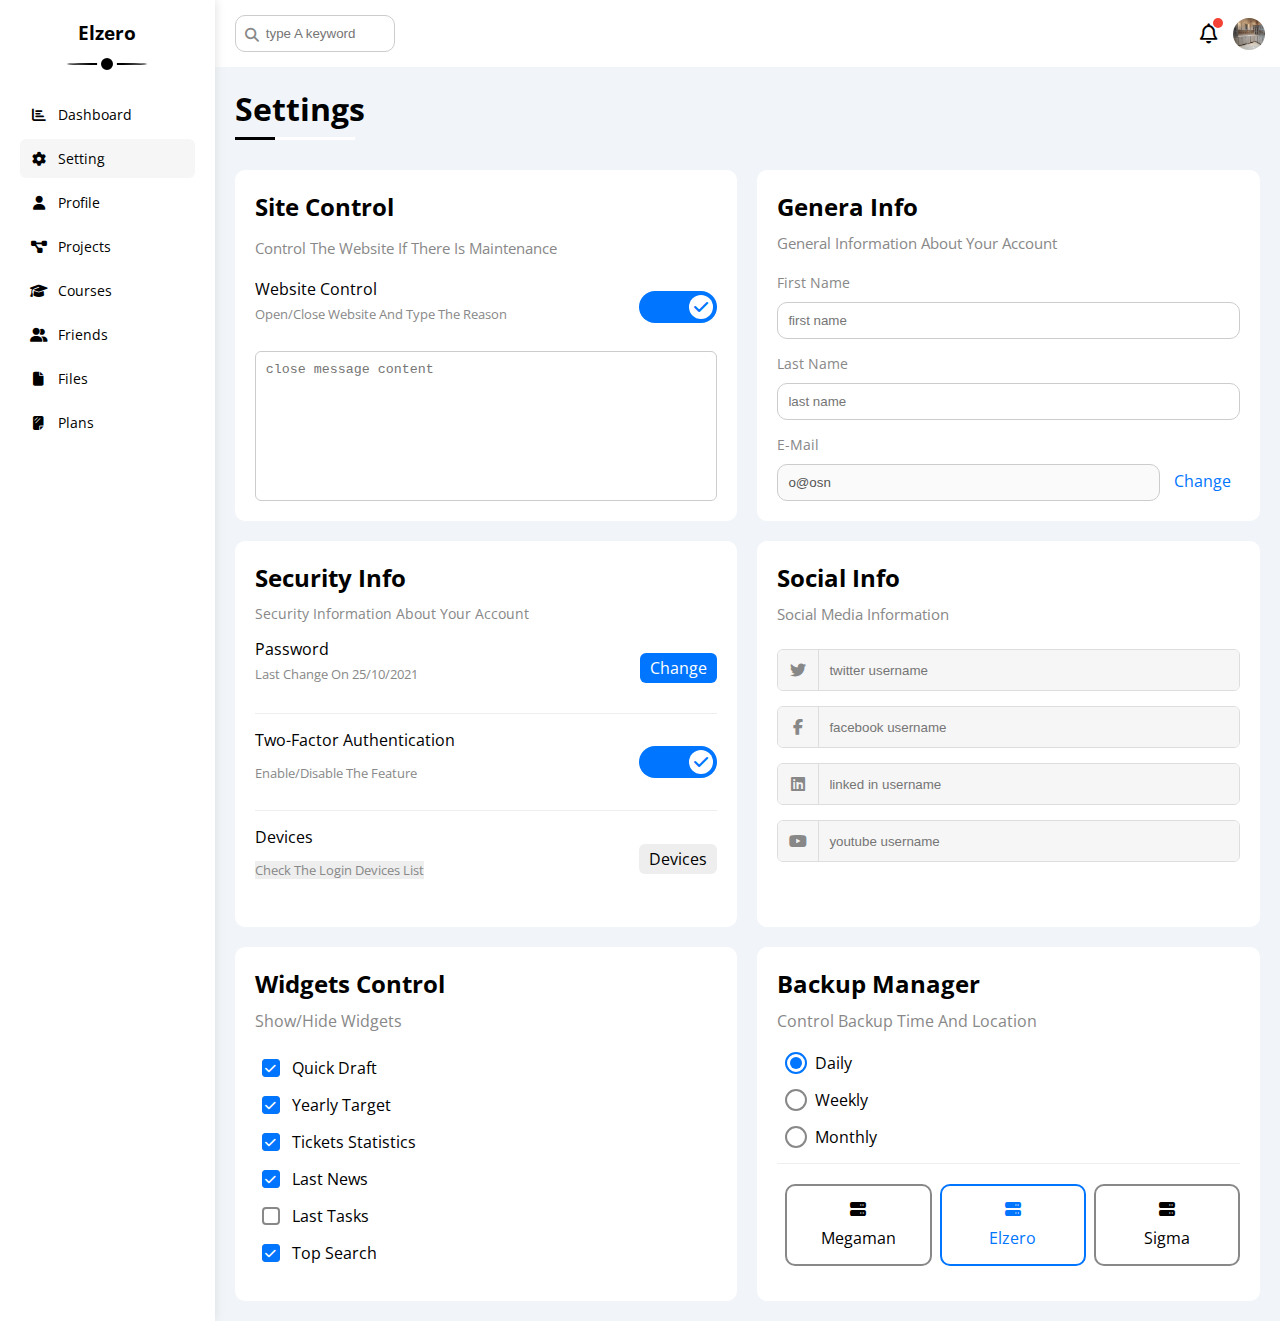
<file: settings.html>
<!DOCTYPE html>
<html lang="en">
<head>
    <meta charset="UTF-8">
    <meta http-equiv="X-UA-Compatible" content="IE=edge">
    <meta name="viewport" content="width=device-width, initial-scale=1.0">
   
    <link rel="stylesheet" href="https://cdnjs.cloudflare.com/ajax/libs/font-awesome/6.1.2/css/all.min.css">
    <link rel="stylesheet" href="css/framwork.css">
    <link rel="stylesheet" href="css/master.css">
    <link rel="preconnect" href="https://fonts.googleapis.com">
    <link rel="preconnect" href="https://fonts.gstatic.com" crossorigin>
    <link href="https://fonts.googleapis.com/css2?family=Open+Sans:wght@400;500;600;700&display=swap" rel="stylesheet">
    <title>settings</title>
</head>
    <body>
        <div class="page d-flex">
            <div class="side-bar bg-white p-20 p-relative">
                <h3 class=" p-relative txt-c mt-0 ">elzero</h3>
                <ul>
                    <li >
                        <a class="  c-black rad-6 d-flex  align-center p-10 fs-14" href="index.html"> 
                            <i class="fa-solid fa-chart-bar fa-fw "></i>
                            <span>dashboard</span>
                        </a>
                    </li>
                    <li >
                        <a class=" active c-black rad-6 d-flex align-center p-10 fs-14" href="settings.html"> 
                            <i class="fa-solid fa-gear fa-fw "></i>
                            <span> setting</span>
                        </a>
                    </li>
                    <li >
                        <a class=" c-black rad-6 d-flex align-center p-10 fs-14" href="profile.html"> 
                            <i class="fa-solid fa-user fa-fw "></i>
                            <span>profile</span>
                        </a>
                    </li>
                    <li >
                        <a class=" c-black rad-6 d-flex align-center p-10 fs-14" href="projects.html"> 
                            <i class="fa-solid fa-diagram-project fa-fw "></i>
                            <span>projects</span>
                        </a>
                    </li>
                    <li >
                        <a class=" c-black rad-6 d-flex align-center p-10 fs-14" href="courses.html"> 
                            <i class="fa-solid fa-graduation-cap fa-fw "></i>
                            <span>courses</span>
                        </a>
                    </li>
                    <li >
                        <a class=" c-black rad-6 d-flex align-center p-10 fs-14" href="friends.html"> 
                            <i class="fa-solid fa-user-group fa-fw "></i>
                            <span>friends</span>
                        </a>
                    </li>
                    <li >
                        <a class=" c-black rad-6 d-flex align-center p-10 fs-14" href="files.html"> 
                            <i class="fa-solid fa-file fa-fw "></i>
                            <span>files</span>
                        </a>
                    </li>
                    <li >
                        <a class=" c-black rad-6 d-flex align-center p-10 fs-14" href="plans.html"> 
                            <i class="fa-solid fa-sheet-plastic fa-fw "></i>
                            <span>plans</span>
                        </a>
                    </li>
                </ul>
            </div>
            <div class="content w-full">
                <!-- head  -->
                <div class="head bg-white p-15 between-flex " >
                    <div class="search p-relative">
                        <input class="p-10" type="text" placeholder="type A keyword">
                    </div>
                    <div class="icons d-flex align-center">
                        <span class="notification p-relative">
                            <i class="fa-regular fa-bell fa-lg"></i>
                        </span>
                        <img src="imgs/WhatsApp Image 2022-09-13 at 9.24.01 PM.jpeg" alt="">
                    </div>
                </div>
                <!-- end head  -->
                <h1 class="p-relative">settings</h1>
                <div class="settings-page d-grid gap-20 m-20">
                    <!-- setting box  -->
                    <div class="bg-white rad-10 p-20">
                        <h2 class="mt-0 mb-10">Site Control</h2>
                        <p class="c-grey mb-20 fs-15 ">Control The Website If There Is Maintenance</p>
                        <div class="between-flex mb-15">
                            <div>
                                <span>Website Control</span>
                                <p class="fs-13 mb-0 mt-5 c-grey">Open/Close Website And Type The Reason</p>
                            </div>
                            <div>
                                <label>
                                    <input class="toggle-checkbox" type="checkbox" checked /> 
                                    <div class="toggle-switch"></div>
                                </label>
                            </div>
                        </div>
                        <textarea class="close-message b-none d-block rad-6 w-full p-10 border-ccc  "placeholder="close message content"></textarea>
                    </div>
                    <!-- setting box  -->
                    <!-- general info start  -->
                    <div class="general-info rad-10 bg-white p-20">
                        <h2 class="mt-0 mb-10">genera info</h2>
                        <p class="c-grey mt-0 mb-20 fs-15">General Information About Your Account</p>
                        <div class="mb-15" >
                            <label class="fs-14 mb-10 c-grey d-block" for="first">first name</label>
                            <input class="b-none p-10 rad-10 d-block border-ccc w-full" id="first" type="text" placeholder="first name">
                        </div>
                        <div  class="mb-15">
                            <label class="fs-14 mb-10 c-grey d-block" for="last">last name</label>
                            <input class="b-none p-10 rad-10 d-block border-ccc w-full" id="last" type="text" placeholder="last name">
                        </div>
                        <div class="">
                            <label class=" fs-14 mb-10 c-grey d-block" for="e-mail">e-mail</label>
                            <input class=" email b-none p-10 rad-10 d-block border-ccc w-full mr-10"  id="e-mail" type="email" disabled value="o@osn">
                            <a  class="c-blue" href="">change</a>
                        </div>
                    </div>
                    <!-- general info end  -->
                    <!-- security info start  -->
                    <div class="Security-Info p-20 bg-white rad-10 ">
                        <h2 class="mt-0 mb-10">Security Info</h2>
                        <p class="fs-14 c-grey mt-0 mb-15">Security Information About Your Account </p>
                        <div class="sec-box between-flex  mb-15">
                            <div class="info ">
                                <span class="d-block">password</span>
                                <p class="fs-13 c-grey mt-5 mb-15">Last Change On 25/10/2021</p>
                            </div>
                            <a class="btn-shape bg-blue c-white button " href=""> change</a>
                        </div>

                        <div class="sec-box two between-flex pt-15 pb-15 mb-15">
                            <div class="info ">
                                <span >Two-Factor Authentication</span>
                                <p class="fs-13 c-grey">Enable/Disable The Feature</p>
                            </div>
                            <div>
                                <label>
                                    <input class="toggle-checkbox" type="checkbox" checked /> 
                                    <div class="toggle-switch"></div>
                                </label>
                            </div> 
                        </div>

                        <div class="sec-box between-flex  mb-15">
                            <div class="info ">
                                <span class="d-block">devices</span>
                                <p class="fs-13 bg-eee c-grey">Check The Login Devices List</p>
                            </div>
                            <a class="btn-shape bg-eee c-black " href=""> devices</a>
                        </div>
                    </div>
                    <!-- security info start end -->
                    <!-- social info start  -->
                    <div class="social-info bg-white rad-10  p-20">
                        <h2 class="mt-0 mb-10">Social Info</h2>
                        <p class="c-grey fs-15 mt-0 mb-25">Social Media Information</p>
                        <div class="row twitter center-flex   rad-6  ">
                            <i class="fa-brands fa-twitter center-flex c-grey"></i>
                            <input class="d-flex b-none" type="text" placeholder="twitter username">
                        </div>
                        <div class="row twitter center-flex   rad-6  ">
                            <i class="fa-brands fa-facebook-f center-flex c-grey"></i>
                            <input class="d-flex b-none" type="text" placeholder="facebook username">
                        </div>
                        
                        <div class="row twitter center-flex   rad-6  ">
                            <i class="fa-brands fa-linkedin center-flex c-grey"></i>
                            <input class="d-flex b-none" type="text" placeholder="linked in username">
                        </div>
                        <div class="row twitter center-flex   rad-6  ">
                            <i class="fa-brands fa-youtube center-flex c-grey"></i>
                            <input class="d-flex b-none" type="text" placeholder="youtube username">
                        </div>
                    </div>
                    <!-- social info end -->
                    <!-- widgets control start  -->
                    <div class="widgets-control rad-10 p-20 bg-white">
                        <h2 class="mt-0 mb-10">widgets control</h2>
                        <p class="mt-0 mb-25 c-grey">Show/Hide Widgets</p>

                        <div class="widget-box mb-15 d-flex align-center">
                            <input  id="one" type="checkbox" checked>
                            <label for="one">Quick Draft</label>
                        </div>
                        <div class="widget-box mb-15 d-flex align-center">
                            <input  id="two" type="checkbox" checked>
                            <label for="two">yearly target</label>
                        </div>
                        <div class="widget-box mb-15 d-flex align-center">
                            <input  id="three" type="checkbox" checked>
                            <label for="three">tickets statistics</label>
                        </div>
                        <div class="widget-box mb-15 d-flex align-center">
                            <input id="four" type="checkbox" checked>
                            <label for="four">last news</label>
                        </div>
                       
                        <div class="widget-box mb-15 d-flex align-center">
                            <input id="five" type="checkbox" >
                            <label for="five">last tasks</label>
                        </div>
                        <div class="widget-box mb-15 d-flex align-center">
                            <input id="six" type="checkbox" checked>
                            <label for="six">top search</label>
                        </div>
                            
                    
                    </div>
                    <!-- widgets control end -->
                    <!-- backup manager start  -->
                    <div class="backup p-20 bg-white rad-10">
                        <h2 class="mt-0 mb-10">backup manager</h2>
                        <p class="mb-20 mt-0 c-grey">Control Backup Time And Location</p>
                        <div class="control mb-15 d-flex align-center">
                            <input type="radio" name="time" id="daily" checked />
                            <label for="daily"> daily</label>
                        </div>
                        <div class="control mb-15 d-flex align-center">
                            <input type="radio" name="time" id="weekly"  />
                            <label for="weekly"> weekly</label>
                        </div>
                        <div class="control mb-15 d-flex align-center">
                            <input type="radio" name="time" id="monthly"  />
                            <label for="monthly"> monthly</label>
                        </div>
                        <div class="servers d-flex align-center txt-c">

                            <input type="radio" name="servers" id="server-one">
                            <div class="server">
                                <label class=" d-block" for="server-one">
                                    <i class="fa-solid fa-server"></i>
                                    megaman
                                </label>
                            </div>

                            <input type="radio" name="servers" id="server-two" checked />
                            <div class="server">
                                <label class=" d-block" for="server-two">
                                    <i class="fa-solid fa-server"></i>
                                    elzero
                                </label>
                            </div>
                            <input type="radio" name="servers" id="server-three">
                            <div class="server">
                                <label class=" d-block" for="server-three">
                                    <i class="fa-solid fa-server"></i>
                                    sigma
                                </label>
                            </div>

                        </div>
                    </div>
                    <!-- backup manager end -->
                </div>
            </div>
        </div>
    </body>
</html>
</file>
<file: css/framwork.css>
:root {
    --blue-color: #0075ff;
    --blue-alt-color: #0d69d5;
    --orange-color: #f59e0b;
    --green-color: #22c55e;
    --red-color: #f44336;
    --grey-color: #888;
}
  /* Start Box */
.d-flex {
    display: flex;
}
.f-wrap {
    flex-wrap: wrap;
}
.align-center {
    align-items: center;
}
.space-between {
    justify-content: space-between;
}
.d-grid {
    display: grid;
}
.gap-20 {
    gap: 20px;
}
.d-block {
    display: block;
}
@media (max-width: 767px) {
   .block-mobile {
      display: block;
}
.hide-mobile {
    display: none;
    }
}
  /* End Box */
  /* Start Padding + Margin */
.p-10 {
    padding: 10px;
}
.p-15 {
    padding: 15px;
}
.p-20 {
    padding: 20px;
}
.pt-10 {
    padding-top: 10px;
}
.pt-15 {
    padding-top: 15px;
}
.pt-20 {
    padding-top: 20px;
}
.pb-10 {
    padding-bottom: 10px;
}
.pb-15 {
    padding-bottom: 15px;
}
.pb-20 {
    padding-bottom: 20px;
}
.pl-15 {
    padding-left: 15px;
}
.m-0 {
    margin: 0;
}
.m-15 {
    margin: 15px;
}
.m-20 {
    margin: 20px;
}
.mt-0 {
    margin-top: 0;
}
.mt-5 {
    margin-top: 5px;
}
.mt-10 {
    margin-top: 10px;
}
.mt-15 {
    margin-top: 15px;
}
.mt-20 {
    margin-top: 20px;
}
.mt-25 {
    margin-top: 25px;
}
.mr-10 {
    margin-right: 10px;
}
.mr-15 {
    margin-right: 15px;
}
.mb-5 {
    margin-bottom: 5px;
}
.mb-10 {
    margin-bottom: 10px;
}
.mb-15 {
    margin-bottom: 15px;
}
.mb-20 {
    margin-bottom: 20px;
}
.mb-25 {
    margin-bottom: 25px;
}
  /* End Padding + Margin */
  /* Start Color */
.c-black {
    color: black;
}
.c-white {
    color: white;
}
.c-grey {
    color: var(--grey-color);
}
.c-red {
    color: var(--red-color);
}
.c-green {
    color: var(--green-color);
}
.c-blue {
    color: var(--blue-color);
}
.c-orange {
    color: var(--orange-color);
}
.bg-red {
    background-color: var(--red-color);
}
.bg-green {
    background-color: var(--green-color);
}
.bg-blue {
    background-color: var(--blue-color);
}
.bg-orange {
    background-color: var(--orange-color);
}
.bg-white {
    background-color: white;
}
.bg-eee {
    background-color: #eee;
}
  /* End Color */
  /* Start Position */
.p-relative {
    position: relative;
}
.p-absolute {
    position: absolute;
}
  /* End Position */
  /* Start Font */
.txt-c {
    text-align: center;
}
.fs-13 {
    font-size: 13px;
}
.fs-14 {
    font-size: 14px;
}
.fs-15 {
    font-size: 15px;
}
.fs-25 {
    font-size: 25px;
}
.fw-bold {
    font-weight: bold;
}
@media (max-width: 767px) {
.txt-c-mobile {
    text-align: center;
    }
}
  /* End Font */
  /* Start Border */
.rad-6 {
    border-radius: 6px;
}
.rad-10 {
    border-radius: 10px;
}
.rad-half {
    border-radius: 50%;
}
.b-none {
    border: none;
}
.border-ccc {
    border: 1px solid #ccc;
}
.border-eee {
    border: 1px solid #eee;
}

  /* End Border */
  /* Start Width + Height */
.w-full {
    width: 100%;
}
.w-100 {
    width: 100px;
}
.w-fit {
    width: fit-content;
}
.h-full {
    height: 100%;
}
.h-100 {
    height: 100px;
}
  /* End Width + Height */
  /* Start Components */
.center-flex {
    display: flex;
    align-items: center;
    justify-content: center;
}
.between-flex {
    display: flex;
    align-items: center;
    justify-content: space-between;
}
.btn-shape {
    padding: 4px 10px;
    border-radius: 6px;
}
  /* End Components */
</file>
<file: css/master.css>
:root {
    --blue-color: #0075ff;
    --blue-alt-color: #0d69d5;
    --orange-color: #f59e0b;
    --green-color: #22c55e;
    --red-color: #f44336;
    --grey-color: #888;
}
*{
    box-sizing: border-box;
    -moz-box-sizing: border-box;
    -webkit-box-sizing: border-box;
            
}
*:focus{
    outline: none;
}
body{
    font-family: 'Open Sans', sans-serif;
    margin: 0;
    text-transform: capitalize;
}
a{
    text-decoration: none;
}
ul{
    list-style: none;
    padding: 0;
}
::-webkit-scrollbar{
    width: 15px;
}
::-webkit-scrollbar-track{
    background-color: white;
}
::-webkit-scrollbar-thumb{
    background-color: var(--blie-color);
}
::-webkit-scrollbar-thumb:hover{
    background-color: var(--blie-alt-color);
}
.page{
    min-height: 100vh;
    background-color: #f1f5f9;

}
 /* side bar start  */
 .side-bar{
    text-transform: capitalize;
    width: 250px;
    box-shadow: 0 0 10px #ddd;
}
 .side-bar > h3 {
    margin-bottom: 50px;
}
.side-bar h3::before{
    position: absolute;
    content: "";
    width: 12px;
    height: 12px;
    background-color: black;
    border-radius: 50%;
    bottom: -29px;
    left: 50%;
    transform: translateX(-50%);
    border: 4px solid white;
    z-index: 200;

}
.side-bar h3::after{
     position: absolute;
    content: "";
    width: 80px;
    height: 2px;
    background-color: black;
    border-radius: 50%;
    bottom: -20px;
    left: 50%;
    transform: translateX(-50%);

}
.side-bar ul li a{
    transition: 0.3s;
    margin-bottom: 5px;
}
.side-bar ul li a:hover
,.side-bar ul .active{
    background-color: #f6f6f6;
}
.side-bar li a span{
    font-size: 14px;
    margin-left: 10px;
}
@media(max-width:767px){
.side-bar{
        width: 58px;
        padding: 10px;
 }
.side-bar h3{
        font-size: 13px;
        margin-bottom: 15px;
 }
.side-bar h3::before,
.side-bar h3::after{
        display: none;
 }
.side-bar span{
        display: none;
 }

}
/* .side-bar{
    text-align: center;
}
.side-bar h3{
    position: relative;
    text-transform: capitalize;
    padding: 15px;
    padding-bottom: 20px;

}
.side-bar h3::before{
    position: absolute;
    content: "";
    width: 10px;
    height: 10px;
    background-color: black;
    border-radius: 50%;
    bottom: 0;
    left: 50%;
    transform: translateX(-50%);
    border: 4px solid white;
    z-index: 200;
}
.side-bar h3::after{
    position: absolute;
    content: "";
    width: 60px;
    height: 2px;
    background-color: black;
    border-radius: 50%;
    bottom: 8px;
    left: 50%;
    transform: translateX(-50%);
}
.side-bar ul{
    padding: 0px 30px;
}
.side-bar ul li{
    display: flex;
    justify-content: start;
    padding: 5px ;
    margin: 15px auto;
}
.side-bar ul li:hover{
    background-color: #ddd;
    border-radius: 6px;
}
.side-bar ul .active{
    background-color: #ddd;
    border-radius: 6px;
}
.side-bar i{
  width: 20px;
  margin-right: 10px;
} */
/* content start  */
.content{
    overflow: hidden;
}
.head .search::before{
    font-family: "font awesome 5 free";
    font-weight: 900;
    content: "\f002";
    position: absolute;
    left: 15px;
    top: 50%;
    transform: translateY(-50%);
    font-size: 14px;
    color: var(--grey-color);
}
.head .search input{
    border: 1px solid #ccc;
    margin-left: 5px;
    border-radius: 10px;
    width: 160px;
    padding-left: 30px;
    transition: width 0.3s;
}
.head .search input:focus{
    outline-color: red;
    width: 200px;
}
.head .search input:focus::placeholder{
    opacity: 0;
}
.head .notification::before{
    content: "";
    position:absolute;
    width: 10px;
    height: 10px;
    background-color: var(--red-color) ;
    top: -5px;
    right: -5px;
    border-radius: 50%;

}
.head .icons img{
    width: 32px;
    height: 32px;
    border-radius: 50%;
    margin-left: 15px;
}
.page .content h1{
    margin: 20px 20px 40px;
}
.page .content h1::before,
.page .content h1::after{
    content: "";
    position: absolute;
    height: 3px;
    left: 0;
    bottom: -10px;
    
}
.page .content h1::before{
   width: 120px;
    background-color: white;
}
.page .content h1::after{
    width: 40px;
    background-color: black;
}
.wrapper{
    grid-template-columns: repeat(auto-fill,minmax(450px,1fr));
    margin-left: 20px;
    margin-right: 20px;
    margin-bottom: 20px;
}
@media(max-width:767px){
.wrapper{
        grid-template-columns: minmax(200px,1fr);
        margin-left: 10px;
        margin-right: 10px;
 }
}
/* content end  */
/* welcome widget start  */
.welcome{
    overflow: hidden;
}

.welcome .intro img{
    width: 200px;
    margin-bottom: -1
    0px;
}
.welcome .avatar{
    width: 64px;
    height: 64px;
    border: 2px solid white;
    padding: 2px;
    box-shadow: 0 0 5px #ddd;
    margin-top: -32px;
    margin-left: 20px;

}
.welcome .body{
    border-top: 1px solid #eee;
    border-bottom: 1px solid #eee;
}
.welcome .body > div{
    flex: 1;
}
.welcome .visit{
    margin: 0 15px 15px auto;
    transition: 0.3s;

}
.welcome .visit:hover{
    background-color: var(--blue-alt-color);
}
@media(max-width:767px){
.welcome .intro{
        padding-bottom: 30px;
 }
.welcome .avatar{
        margin-left: 0;
 }
.welcome .body > div:not(:last-child){
        margin-bottom: 20px;
 }
}
/* welcome widget end  */
/* quick draft start  */

.draft textarea{
    min-height: 180px;
    resize: none;
}
.draft .save{
    margin-left: auto;
    transition: 0.3s;
    cursor: pointer;
}
.draft .save:hover{
    border-color: var(--blue-alt-color);
}
/* Start Targets */
.targets .target-row .icon {
    width: 80px;
    height: 80px;
    margin-right: 15px;
}
.targets .details {
    flex: 1;
}
.targets .details .progress {
    height: 4px;
}
.targets .details .progress > span {
    position: absolute;
    left: 0;
    top: 0;
    height: 100%;
}
.targets .details .progress > span span {
    position: absolute;
    bottom: 16px;
    right: -16px;
    color: white;
    padding: 2px 5px;
    border-radius: 6px;
    font-size: 13px;
}
.targets .details .progress > span span::after {
    content: "";
    border-color: transparent;
    border-width: 5px;
    border-style: solid;
    position: absolute;
    bottom: -10px;
    left: 50%;
    transform: translateX(-50%);
}
.targets .details .progress > .blue span::after {
    border-top-color: var(--blue-color);
}
.targets .details .progress > .orange span::after {
    border-top-color: var(--orange-color);
}
.targets .details .progress > .green span::after {
    border-top-color: var(--green-color);
}
.blue .icon,
.blue .progress {
    background-color: rgb(0 117 255 / 20%);
}
.orange .icon,
.orange .progress {
    background-color: rgb(245 158 11 / 20%);
}
.green .icon,
.green .progress {
    background-color: rgb(34 197 94 / 20%);
}
  /* End Targets */
.tickets .statistics{
    gap: 20px;
}
.statistics .box{
    width: calc(50% - 10px);
}
@media (max-width:767px){
    .tickets .statistics .box{
        flex-basis: 95%;
   }
}
.tickets .box i{
    font-size: 28px;
}
.tickets .orange i{
    color: var(--orange-color);
}
.tickets .blue i{
    color: var(--blue-color);
}

.tickets .green i{
    color: var(--green-color);
}
.tickets .red i{
    color: var(--red-color);
}
.tickets .box div{
    font-size: 25px;
    margin: 10px auto 0;
    font-weight: bold;
}
.tickets .box p{
    color: var(--grey-color);
    margin-top: 0;
}
/* start news  */
@media(max-width:767px){
    .news h2{
        text-align: center;
   }
}
.news .hold {
    margin-bottom: 10px;
}
@media(max-width:767px){
    .news .hold{
        display: block;
        
   }
}
.news .hold:not(:last-child){
    border-bottom: 1px solid #eee;
    padding-bottom: 20px;
}
@media(max-width:767px){
    .news .content{
        flex-direction: column;
       
   }
}
.news .hold img{
    width: 100px;
    margin-right: 20px;
}
.news .hold .text h3{
    margin-top: 5px;
    margin-bottom: 10px;
}
.news .hold .text p{
    font-size: 14px;
    margin-top: 0;
}
.news .time{
    padding: 2px 5px;

}
/* tasks  */
.tasks .task-box:not(:last-of-type){
    padding-bottom: 15px;
    margin-bottom: 15px;
    border-bottom: 1px solid #eee;
}
.tasks .task-box .task{
    flex-grow: 1;
    
}
.tasks .task-box h3{
    font-size: 15px;
}
.opacity-box h3,
.opacity-box p{
    text-decoration: line-through;
}
.opacity-box{
    opacity: 0.5;
}
.tasks .task-box i{
    transition: 0.3s;
    cursor: pointer;
}
.tasks .task-box i:hover{
    color : var(--red-color);
}
/* search start  */
.search ul li span{
    font-size: 13px;
}
/* search end */
/* start upload  */
.latest-uploads li img{
    width: 40px;
    height: 40px;
}
.latest-uploads li:not(:last-of-type){
    border-bottom: 1px solid #eee;
}
/* end upload  */
/* last project  */
.last-project ul::before{
    content: "";
    width: 2px;
    height:100%;
    left: 11px;
    margin-right: 11px;
    position: absolute;
    background-color: var(--blue-color);
}

.last-project ul li::before{
    content: "";
    width: 20px;
    height: 20px;
    display: block;
    border-radius: 50%;
    background-color: white;
    border: 2px solid white;
    outline: 2px solid var(--blue-color) ;
    margin-right: 15px;
    z-index: 1;
}
.last-project ul .done::before{
    background-color: var(--blue-color);
}
.last-project ul .current::before{
    animation: flashing 0.8s infinite ;
}
.last-project .lanch-icon{
    position: absolute;
    right: 0;
    bottom: 0;
    width: 160px;
    opacity: 0.3;
}
/* last project  */
/* reminder start  */
/* .reminder-row{
    border-left: 2px solid ;
    padding-left: 20px;
    margin-left: 40px;
}
.reminder-row::before{
    content: "";
    width: 20px;
    height: 20px;
    display: block;
    border-radius: 50%;
    background-color: red;
    top: 50%;
    transform: translateY(-50%);
    margin-right: 20px;
    position: absolute;
    left: -40px;
}
.blue{
    border-color: var(--blue-color);
}
.blue::before{
    background-color: var(--blue-color)

} */
.reminder ul .circl{
    width: 15px;
    height: 15px;
    display: block;
    margin-right: 15px;
}
.remind{
    padding-left: 15px;
    border-left: 2px solid;
}
.blue .circl{
    background-color: var(--blue-color);
}
.green .circl{
    background-color: var(--green-color);
}
.orange .circl{
    background-color: var(--orange-color);
}
.red .circl{
    background-color: var(--red-color);
}
.blue .remind{
    border-left-color:  var(--blue-color) ;
}
.green .remind{
    border-left-color: var(--green-color);
}
.orange .remind{
    border-left-color: var(--orange-color);
}
.red .remind{
    border-left-color: var(--red-color);
}
/* reminder end */
/* .latest posts  */
.latest-posts .admin img{
    width: 48px;
}
.latest-posts .content{
    line-height: 1.8;
    border-bottom: 1px solid #eee;
    border-top: 1px solid #eee;
    padding-bottom: 20px;
    text-transform: capitalize; 
    min-height: 140px;

}
.latest-posts .actives i{
    margin-right: 5px;
}
/* .latest posts  end */
/* /* start social media   */
.social .box{
    padding-left: 70px;
    
}
.social .box i{
    position: absolute;
    left: 0;
    top:0;
    width: 55px;
    transition: 0.3s;
}
.social .box i:hover {
    transform: rotate(5deg);
}

.social .twitter{
    background-color: rgb(29 161 242 / 20%);
    color: #1da1f2;
}
.social .twitter a,
.social .twitter i{
    background-color: #1da1f2 ;
}
.social .facebook{
    background-color: rgb(24 119 242 / 20%);
    color: #1877f2;
}
.social .facebook a,
.social .facebook i{
    background-color: #1877f2 ;
}
.social .youtube{
    background-color: rgb(255 0 0 / 20%);
    color: #ff0000;
}
.social .youtube a,
.social .youtube i{
    background-color: #ff0000 ;
}
.social .linked-in{
    background-color: rgb(0 119 181 / 20%);
    color: #0077b5;
}
.social .linked-in a,
.social .linked-in i{
    background-color: #0077b5 ;
}
/* end social media  */
/* start projects  */
.projects .responsive-table{
    overflow-x: auto;
}
.projects table {
    min-width: 1000px;
    border-spacing: 0;
}
.projects thead td {
    background-color: #eee; 
    font-weight: bold;
}
.projects table td {
    padding: 15px;
}
.projects tbody td {
    border-bottom: 1px solid #eee;
    border-left: 1px solid #eee;
    transition: 0.3s;
}
.projects  tbody tr td:last-child {
    border-right: 1px solid #eee;
}
.projects tbody tr:hover td {
    background-color: #faf7f7;
}
.projects table img {
    width: 32px;
    height: 32px;
    border-radius: 50%;
    padding: 2px;
    background-color: white;
}
.projects table img:not(:first-child) {
    margin-left: -20px;
}
.projects table .label {
    font-size: 13px;
}
/* start projects  */

/* setting start  */
.settings-page{
    grid-template-columns: repeat(auto-fill,minmax(450px,1fr));
}
@media (max-width:767px){
    .settings-page{
        grid-template-columns: minmax(100px ,1fr);
        margin-left: 10px;
        margin-right: 10px;
        gap: 10px; ;
   }
}
.close-message{
    resize: none;
    min-height: 150px;
}

/* -------------- */
.settings-page .email{
    display: inline-flex;
    width: calc(100% - 80px);
}
 .two{
    border-bottom: 1px solid #eee;
    border-top: 1px solid #eee;
}

.settings-page .social-info .row{
    overflow: hidden;
    border: 1px solid #ddd;    
    margin-bottom: 15px;
}
.settings-page .social-info .row i{
    width: 40px;
    height: 40px;
    background-color: #f6f6f6;
    /* border: 1px solid #ddd; */
    transition: 0.5s;
}
.settings-page .social-info .row input{
    flex-grow: 1;
    padding: 10px;
    border-left: 1px solid #ddd;
    background-color: #f6f6f6;
    height: 40px;
}
.settings-page .social-info .row:focus-within i {
    color: black;
}
/* ------------------- */
.settings-page .widget-box label{
    padding-left: 30px;
    cursor: pointer;
    position: relative;
}
.settings-page .widget-box input[type="checkbox" ]{
    -webkit-appearance: none;
    appearance: none;
}
.settings-page .widget-box label::before{
    content: "";
    position: absolute;
    width: 14px;
    height: 14px;
    border: 2px solid var(--grey-color);
    left: 0;
    top: 50%;
    margin-top: -9px;
    border-radius: 4px;
}
.settings-page .widget-box label:hover:before{
border-color: var(--blue-alt-color);
}
.settings-page .widget-box label::after{
    font-family: "font awesome 5 free";
    content: "\f00c";
    position: absolute;
    font-weight: 900;
    width: 18px;
    height: 18px;
    left: 0px;
    font-size: 12px;
    top: 50%;
    margin-top: -9px;
    background-color: var(--blue-color);
    display: flex;
    justify-content: center;
    align-items: center;
    transform: scale(0) rotate(360deg);
    transition: 0.3s;
    color: white;
    border-radius: 4px;
}
.settings-page .widget-box input[type="checkbox"]:checked + label::after{
    transform: scale(1);
}
/* =========== */
.backup input{
    -webkit-appearance: none;
    appearance: none;
}
.backup .control label{
    position: relative;
    padding-left: 30px;
    cursor: pointer;
}
.backup .control label::before{
    content: "";
    position: absolute;
    width: 18px;
    height: 18px;
    left: 0;
    top: 50%;
    margin-top: -11px;
    border-radius: 50%;
    border: 2px solid var(--grey-color);
}
.backup .control label::after{
    content: "";
    width: 12px;
    height: 12px;
    left: 5px;
    top: 5px;
    background-color: var(--blue-color);
    position: absolute;
    border-radius: 50%;
    transition: 0.3s;
    transform: scale(0);
}
.backup .control input[type="radio"]:checked + label::before{
    border-color: var(--blue-color);
}
.backup .control input[type="radio"]:checked + label:after{
    transform: scale(1);
}
.backup .servers{
    display: flex;
    align-items:center ;
    text-align: center;
    border-top: 1px solid #eee;
    padding-top: 20px;
}
@media(max-width:767px){
.backup .servers{
    flex-wrap: wrap;
}
}
.backup .server {
    width: 100%;
    border-radius: 10px;
    margin-bottom: 15px;
    border: 2px solid var(--grey-color);
    padding: 15px 0 0 0px;
    position: relative;
}
.backup .server label{
    cursor: pointer;
    margin-bottom: 15px;
}
.backup .server i{
    display: block;
    margin-bottom: 10px;
}
.backup .servers input[type=radio]:checked + .server{
    border-color: var(--blue-color);
    color: var(--blue-color);
}
/* setting end */
/* profile page */
@media(max-width:767px){
    .profile-page .overview{
    flex-direction: column;
}
}
.profile-page .overview .avatar-box{
    width: 300px;
}
@media(min-width:768px){
    .profile-page  .avatar-box{
        border-right: 1px solid #eee;
   }

}
.profile-page .overview .avatar-box > img{
    width: 120px;
    height: 120px;
}
.profile-page .overview .avatar-box .level{
    width: 70%;
    overflow:hidden ;
    height: 4px;
    margin: auto;
}
.profile-page .overview .avatar-box .level span{
    position: absolute;
    height: 100%;
    top: 0;
    left: 0;
    background-color: var(--blue-color);
    border-radius: 6px;
}
.profile-page .info-box .box{
    border-bottom: 1px solid #eee;
    transition: 0.3s;
}
.profile-page .info-box .box:hover{
background-color: #f9f9f9;
}
.profile-page .info-box .box h4{
    font-weight: normal;
}
.profile-page .info-box .box > div{
    min-width: 250px;
    padding: 10px 0 0;
}
@media(min-width:768px){
    .profile-page .info-box .box > div{
        min-width: 250px;
   }
}


@media(max-width:767px){
    .profile-page .other-data{
        flex-direction: column;
   }
}
.profile-page .my-skills{
    flex-grow: 1;
}
.profile-page .my-skills > div{
    padding-top: 10px;
    padding-bottom: 10px;
    
}
@media(max-width:767px){
    .profile-page .my-skills > div{
        justify-content: center;
        
   }

}
.profile-page .my-skills > div:not(:last-child){
    border-bottom: 1px solid #eee;
}
@media(max-width:767px){
    .profile-page .info-box .box .toggle-switch{
        margin: auto;
   }
}
.profile-page .info-box .box .toggle-switch{
    height: 22px;
    border-radius: 11px;

}
.profile-page .info-box .toggle-switch::before{
    top: 3px;
    left: 4px;
    background-color: white;
    border-radius: 50%;
    width: 16px;
    height:16px;
}
.profile-page .info-box .toggle-checkbox:checked  + .toggle-switch::before{
    left: 58px;
}

.profile-page .activites{
    flex-grow: 2;
}
.profile-page .activity{
    padding-top: 15px;
    padding-bottom: 15px;
}
.profile-page .activity:not(:last-of-type) {
    border-bottom: 1px solid #eee;
}
@media(max-width:767px){
.profile-page .activity{
    flex-direction: column;
}
}
.profile-page .activites img{
    width: 64px;
    height: 64px;
    border-radius: 50%;
    margin-right: 10px;
}
/* .profile-page .activites .info{
    flex-grow: 1;
} */
@media(min-width:768px){
    .profile-page .activity .date{
        margin-left: auto;
        text-align: right;
   }
}
@media(max-width:767px){
    .profile-page .activity{
        flex-direction: column;
   }
    .profile-page .activity img{
        margin-right: 0;
        margin-bottom: 15px;
   }
    .profile-page .activity .date{
        margin-top: 15px;
   }
}
/* profile end  */
/* projects page start  */
.projects-page{
    grid-template-columns: repeat(auto-fill,minmax(500px,1fr));

}
@media(max-width:767px){
    .projects-page{
        grid-template-columns: minmax(200px,1fr);
        gap: 10px;
        margin-right: 10px;
        margin-left: 10px;
   }
}
.projects-page .project-box > span{
    position: absolute;
    right: 10px;
    top: 10px;
}
.projects-page .project-box h2{
    font-weight: normal;
}
.projects-page .project-box p {
    min-height: 50px;
}
.projects-page .team img{
    width: 40px;
    height: 40px;
    border-radius: 50%;
    background-color: white;
    padding: 2px;
}
.projects-page .team img:not(:first-child){
    margin-left: -15px;
}
.projects-page .types {
    justify-content: end;
    border-top: 1px solid #eee;
    border-bottom: 1px solid #eee;
}
.projects-page .types span:not(:last-child){
    margin-right: 10px;
}
@media(max-width:767px){
    .projects-page .types{
        flex-direction: column;
   }
.projects-page .types span{
    width: fit-content;
    margin-bottom: 10px;
}
}
.projects-page .loader .progress{ 
    height: 8px;
    width: 260px;
    border-radius: 6px;
}
.projects-page .loader .progress span{
    position: absolute;
    top:0;
    left:0;
    height: 100%;
    border-radius: 6px;
}
@media(max-width:767px){
    .projects-page .loader {
        flex-direction: column;
   }
    .projects-page .loader > span{
        margin-top: 15px;
   }

}
/* projects page end */
/* courses page start  */
.courses-page{
    grid-template-columns: repeat(auto-fill,minmax(300px,1fr));
}
@media(max-width:767px){
    .courses-page{
        grid-template-columns: minmax(200px,1fr);
        gap: 10px;
        margin-left: 10px;
        margin-right: 10px;
   }
}
.courses-page .course-box{
    overflow: hidden;
}
.courses-page .course-box .cover{
    max-width: 100%;
}
.courses-page .course-box .avatar{
    position: absolute;
    width: 70px;
    height: 70px;
    top: 20px ;
    left: 20px;
}
.courses-page .course-box .info{
    border-bottom: 1px solid #eee;
    position: relative;
}
.courses-page .course-box .info p{
    line-height: 2;
    margin-top: 15px;
}
.courses-page .course-box .info a{
    color: white;
    position: absolute;
    left: 50%;
    transform: translate(-50%,50%);
    bottom: 0;
    font-style: 13px;
}
/* courses page end */
/* friends page start  */
.friends-page{
    grid-template-columns: repeat(auto-fill,minmax(300px,1fr));
}
@media(max-width:767px){
    .friends-page{
        grid-template-columns: minmax(200px,1fr);
        gap: 10px;
        margin-left: 10px;
        margin-right: 10px;
   }
}
.friends-page .friend .contact{
    position: absolute;
    left: 10px;
    top: 10px;
}
.friends-page .contact i{
    width: 32px;
    height: 32px;
    border-radius: 50%;
    display: flex;
    justify-content: center;
    align-items: center;
    margin-right: 5px;
    transition: 0.3s;
    font-size: 13px;
    color: #666;
    cursor: pointer;
}
.friends-page .contact i:hover{
    background-color: var(--blue-color);
    color: white;
}
.friends-page .info img{
    width: 100px;
    height: 100px;
    margin-top: 10px;
}
.friends-page ul{
    border-top: 1px solid #eee;
    border-bottom: 1px solid #eee;
    padding: 15px 0;
}
.friends-page ul li{
display: flex;
align-items: center;
}
.friends-page ul li:not(:last-child){
    margin-bottom: 15px;
}
.friends-page ul li i{
    font-size: 14px;
    margin-right: 5 px;
}
.friends-page ul  span{
    position: absolute;
    right: 0px;
    font-weight: bold;
    font-size: 40px;
    top: 50%;
    transform: translateY(-50%);
    opacity: 0.2;
}
.friends-page .friend .footer span:first-child{
    flex-grow: 1;
}
.friends-page .friend .footer .btn-shape{
    margin-left: 5px;
}
/* friends page end *
/* Start Plans Page */
.plans-page {
    grid-template-columns: repeat(auto-fill, minmax(450px, 1fr));
}
@media (max-width: 767px) {
    .plans-page {
        grid-template-columns: minmax(250px, 1fr);
        margin-left: 10px;
        margin-right: 10px;
        gap: 10px;
   }
}
.plans-page .plan .top {
    border: 3px solid white;
    outline: 3px solid transparent;
}
.plans-page .plan.green .top {
    outline-color: var(--green-color);
}
.plans-page .plan.blue .top {
    outline-color: var(--blue-color);
}
.plans-page .plan.orange .top {
    outline-color: var(--orange-color);
}
.plans-page .plan .price {
    position: relative;
    font-size: 40px;
    width: fit-content;
    margin: auto;
}
.plans-page .plan .price span {
    position: absolute;
    left: -20px;
    top: 0;
    font-size: 25px;
}
.plans-page .plan ul li {
    padding: 15px 0;
    display: flex;
    align-items: center;
    font-size: 15px;
    border-bottom: 1px solid #eee;
}
.plans-page .plan ul li .yes {
    color: var(--green-color);
}
.plans-page .plan ul li i:not(.yes, .help) {
    color: var(--red-color);
}
.plans-page .plan ul li i:first-child {
    font-size: 18px;
    margin-right: 5px;
 }
  .plans-page .plan ul li .help {
    color: var(--grey-color);
    margin-left: auto;
    cursor: pointer;
 }
  /* End Plans Page */
/* Start Files Page */
.files-page {
    flex-direction: row-reverse;
    align-items: flex-start;}

@media (max-width: 767px) {
    .files-page {
        flex-direction: column;
        align-items: normal;
    }
}
.files-page .files-stats {
    min-width: 260px;
}
.files-page .files-stats .icon {
    width: 40px;
    height: 40px;
    margin-right: 10px;
}
.files-page .files-stats .size {
    margin-left: auto;
}
  .files-page .files-stats .blue {
    background-color: rgb(0 117 255 / 20%);
 }
  .files-page .files-stats .green {
    background-color: rgb(34 197 94 / 20%);
}
.files-page .files-stats .red {
    background-color: rgb(244 67 54 / 20%);
}
.files-page .files-stats .orange {
    background-color: rgb(245 158 11 / 20%);
}
.files-page .files-stats .upload {
    margin: 15px auto 0;
    padding: 10px 15px;
    transition: 0.3s;
}
.files-page .files-stats .upload:hover {
    background-color: var(--blue-alt-color);
}
.files-page .files-stats .upload:hover i {
    animation: go-up 0.8s infinite;
}
.files-page .files-content {
    flex: 1;
    grid-template-columns: repeat(auto-fill, minmax(200px, 1fr));
}
.files-page .files-content img {
    width: 64px;
    height: 64px;
    transition: 0.3s;
}
.files-page .files-content .file:hover img {
    transform: rotate(5deg);
}
.files-page .files-content .info {
    border-top: 1px solid #eee;
 }
  /* End Files Page */
.toggle-checkbox{
    -webkit-appearance: none;
    appearance: none;
    display: none;
}
.toggle-switch{
    background-color: #ccc;
    width: 78px;
    height: 32px;
    border-radius: 16px;
    position: relative;
    cursor: pointer;
    transition: 0.3s;
}
.toggle-switch::before{
    font-family: "font awesome 5 free" ;
    content: "\f00d";
    font-weight: 900;
    color: #aaa;
    position: absolute;
    top: 4px;
    left: 4px;
    background-color: white;
    border-radius: 50%;
    width: 24px;
    height:24px;
    display: flex;
    justify-content: center;
    align-items: center;
}
.toggle-checkbox:checked + .toggle-switch{
    background-color: var(--blue-color);
}
.toggle-checkbox:checked + .toggle-switch::before{
    content: "\f00c";
    left: 50px;
    color: var(--blue-color);
}
/* animation start  */
@keyframes flashing {
    0% , 100%{
        background-color: var(--blue-color);

   }
    50%{
        background-color: white;
   }
    
}
@keyframes go-up{
    0%, 100%{
        transform: translateY(-5px);
   }
    50%{
        transform: translateY(0);
   }
}
/* animation end  */
</file>
